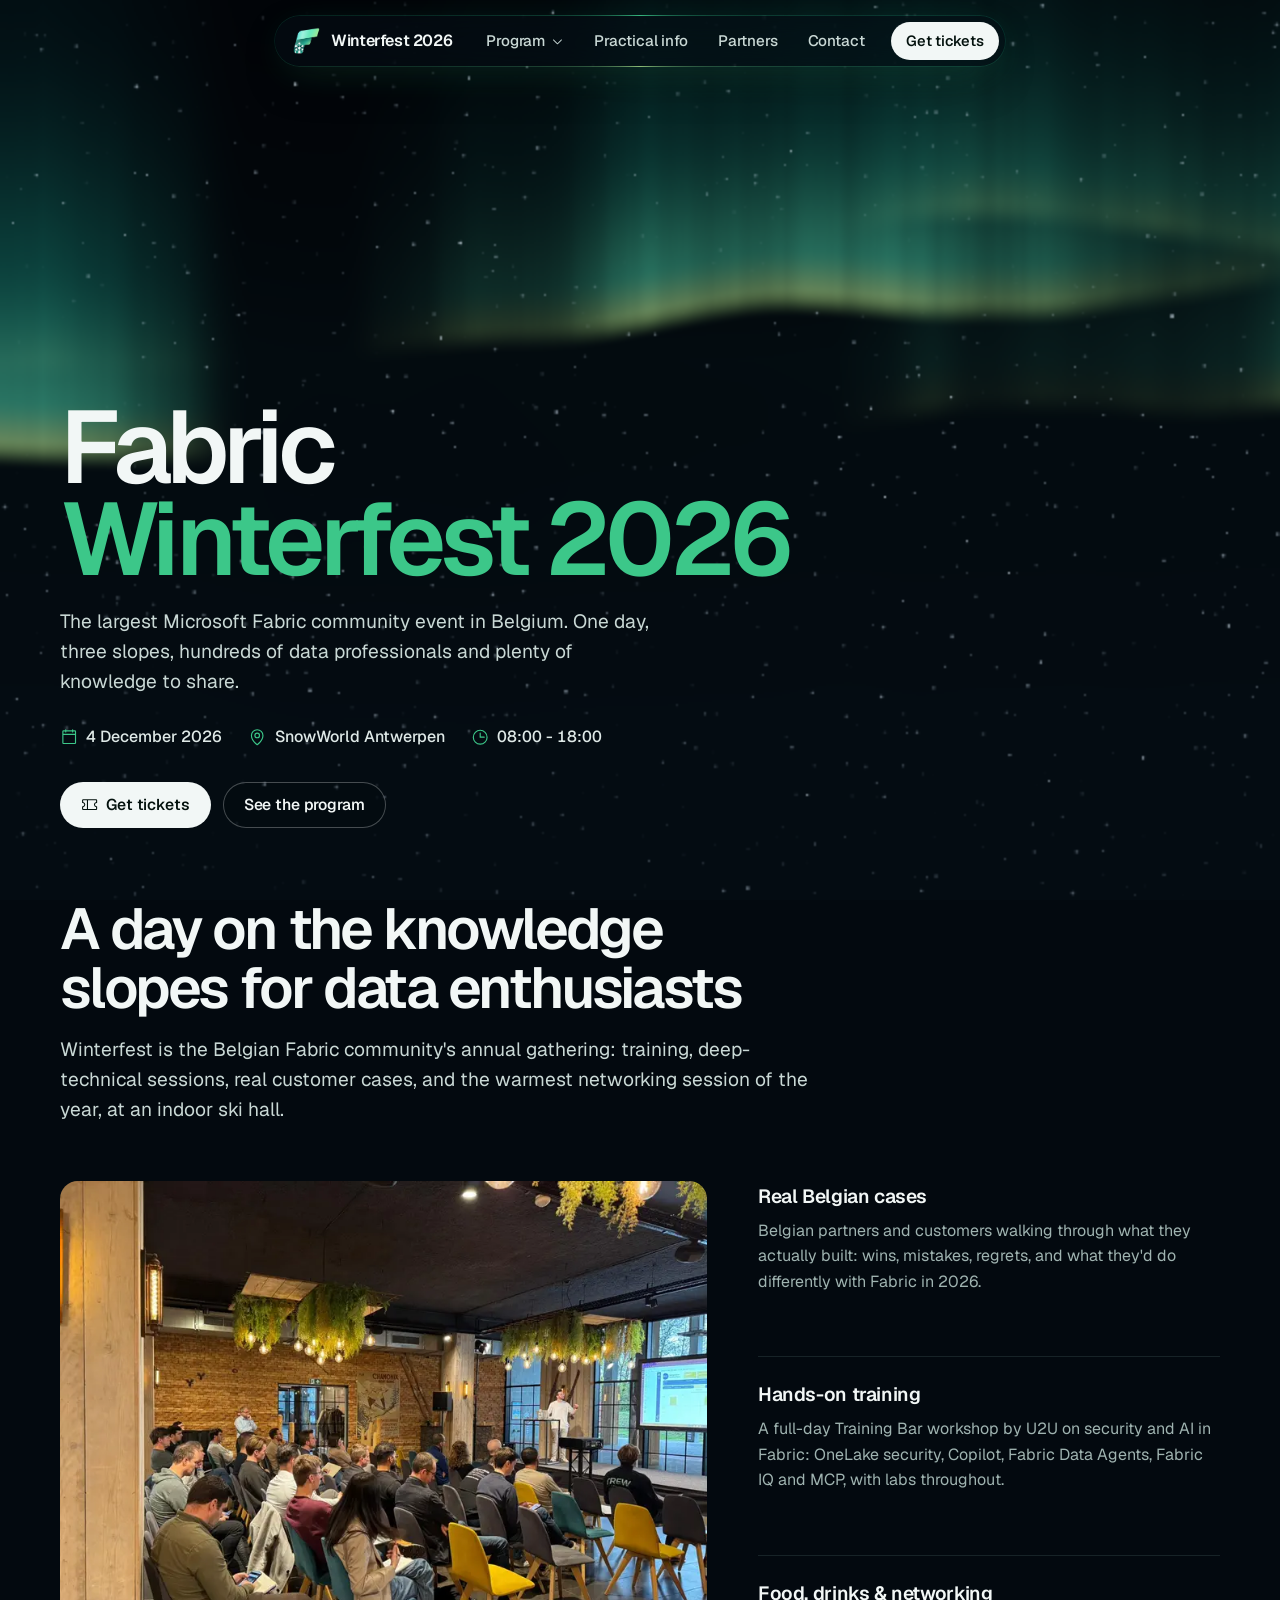
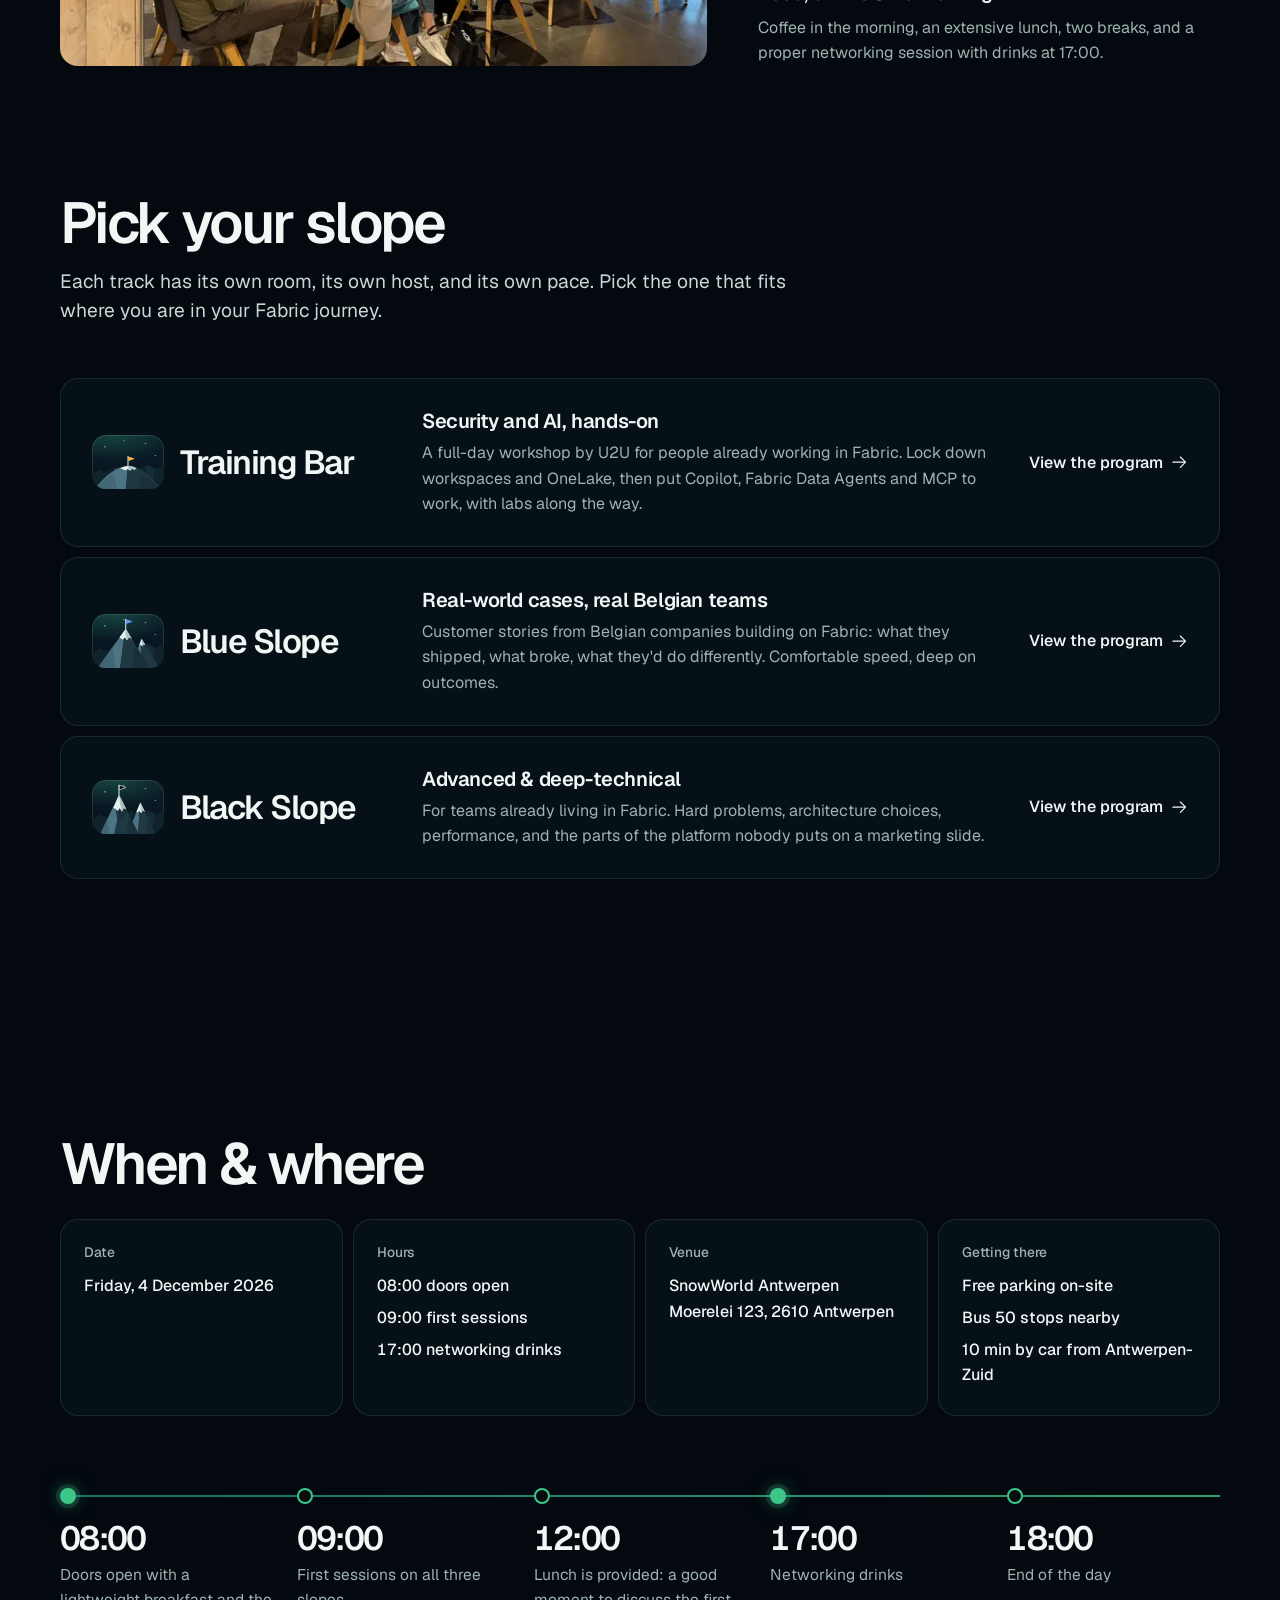
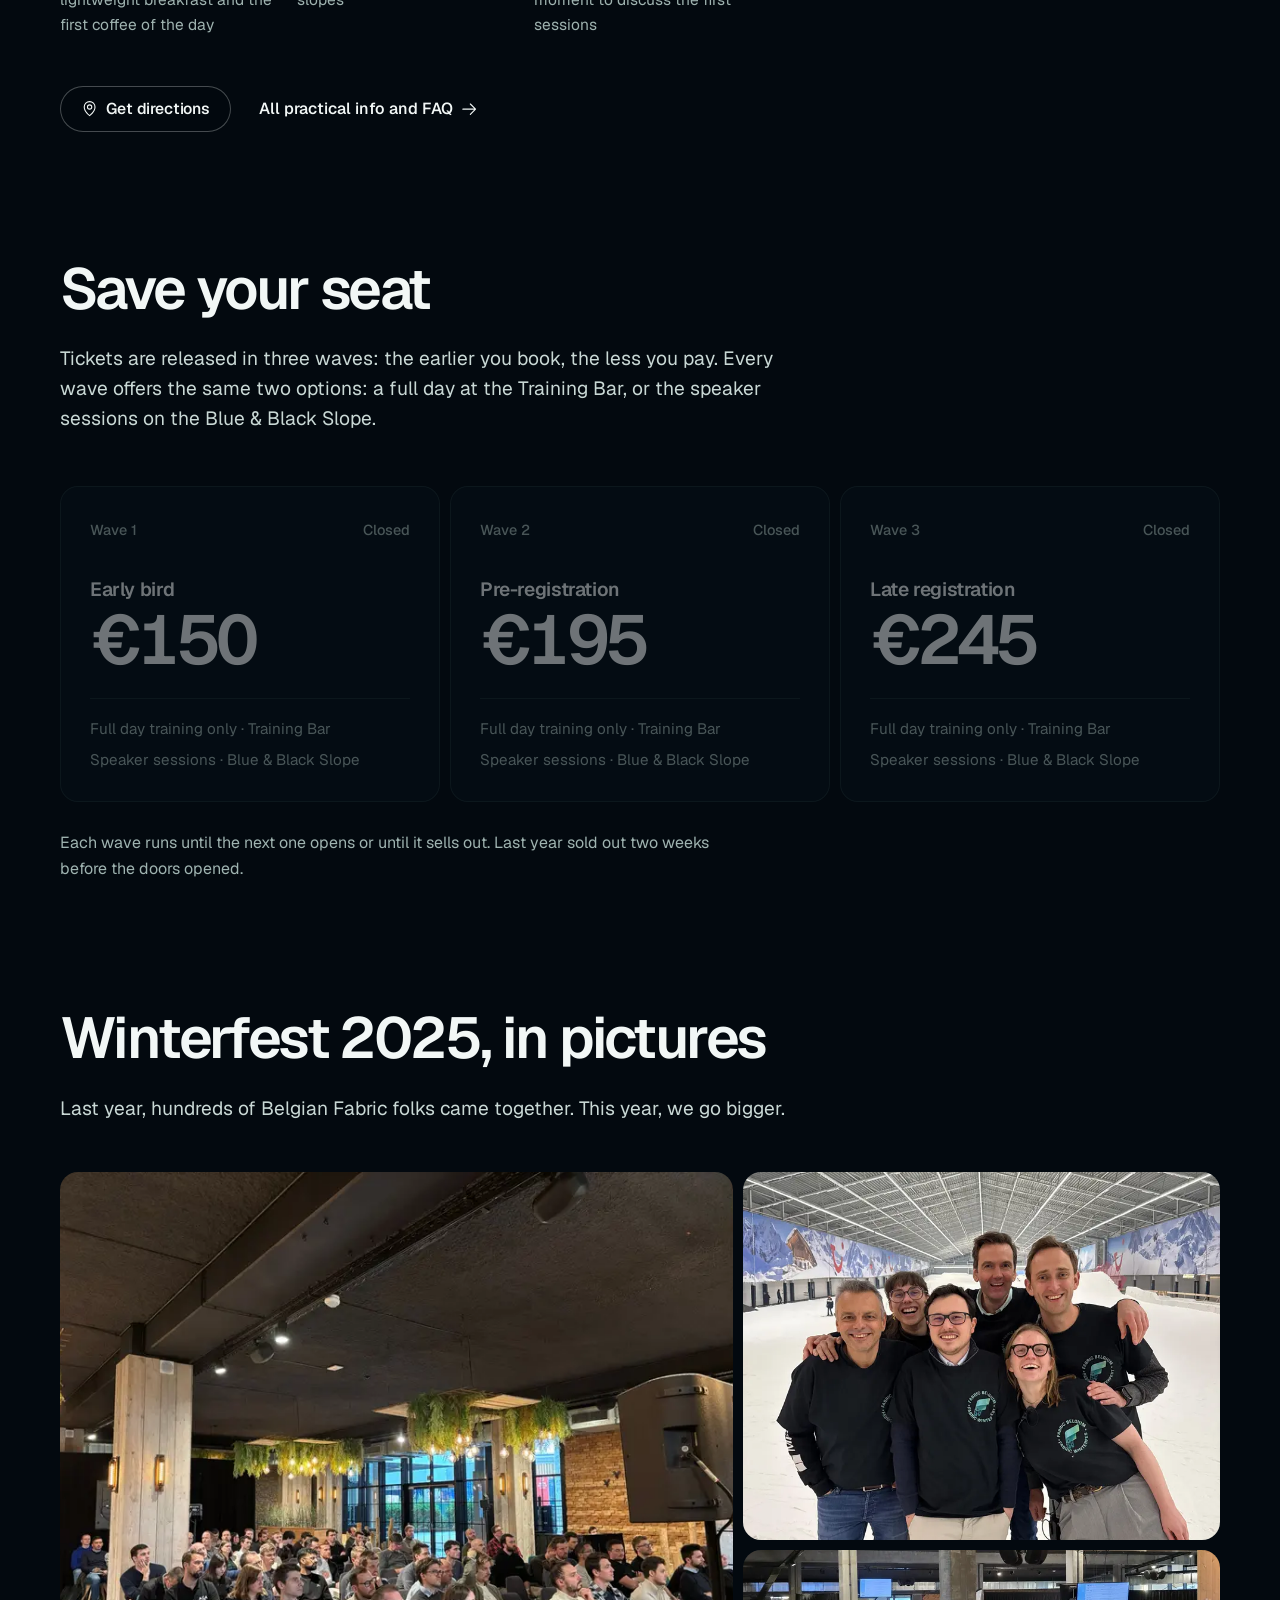
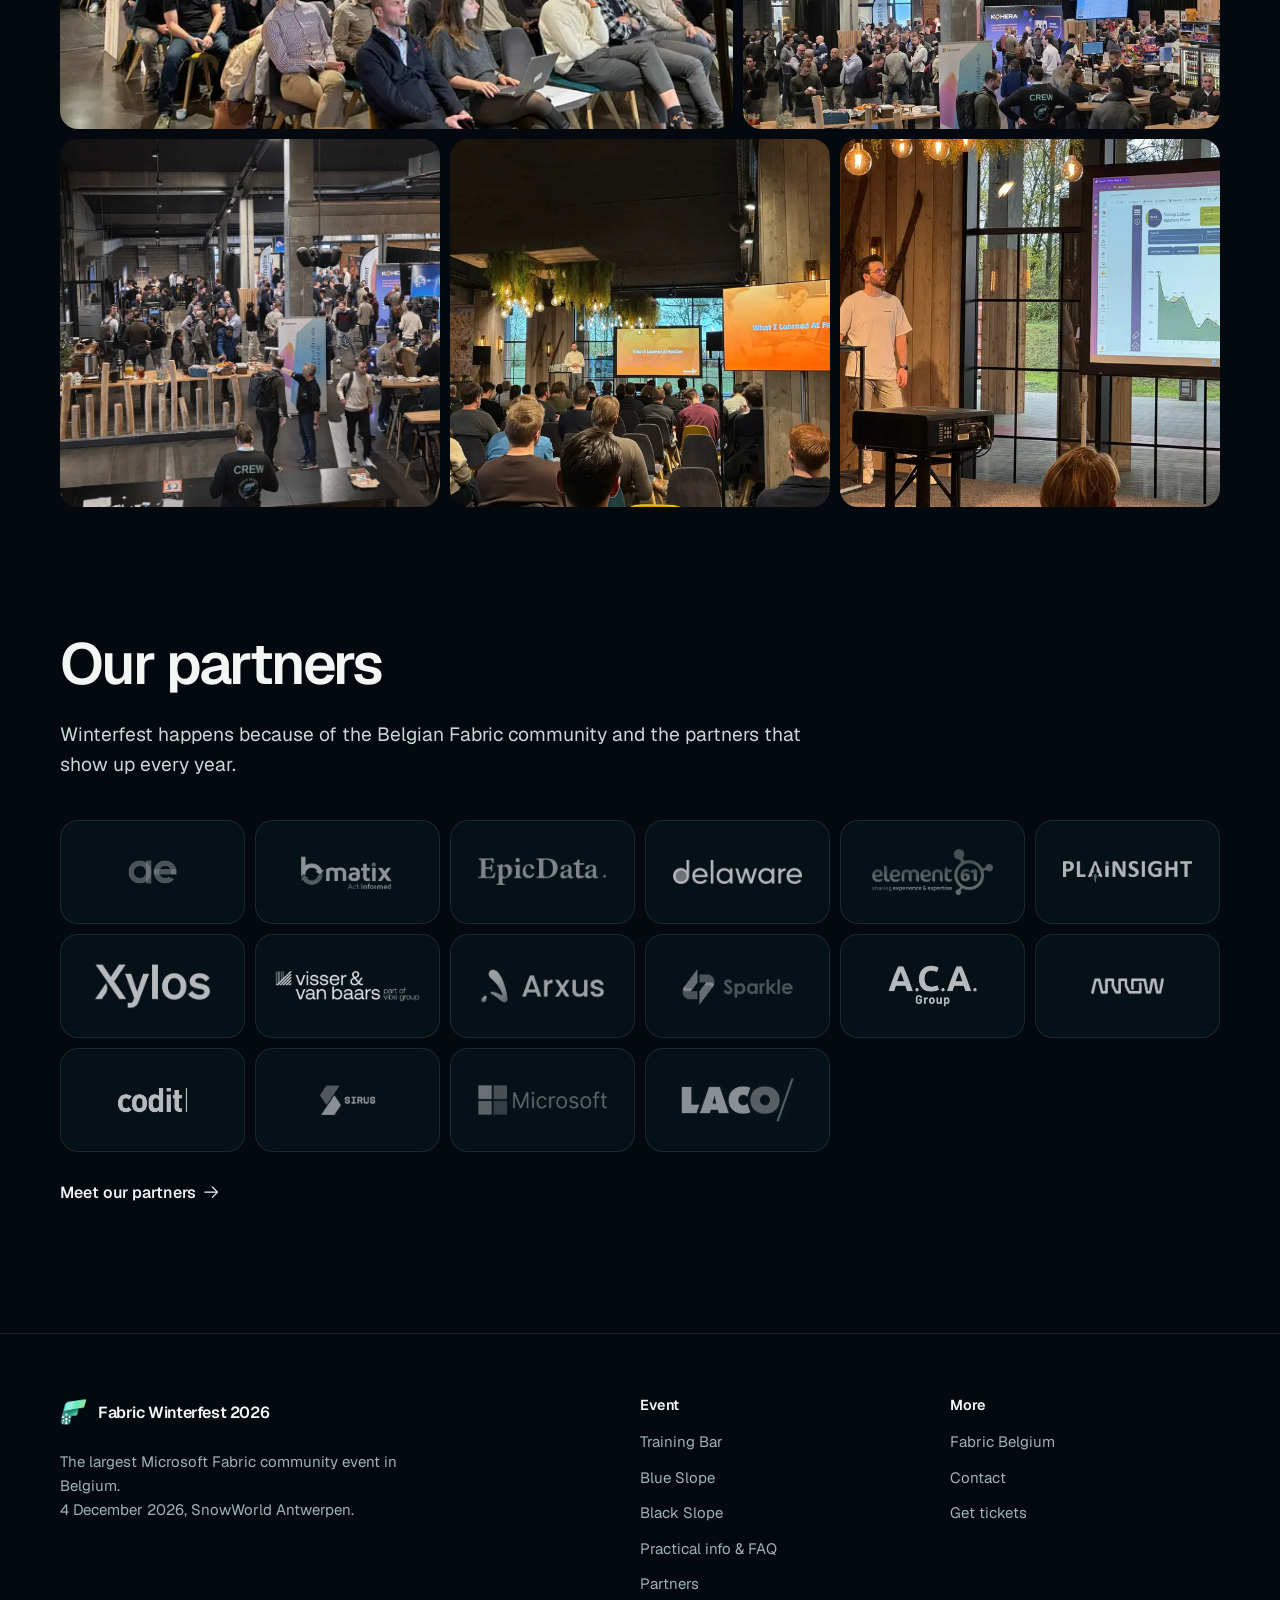
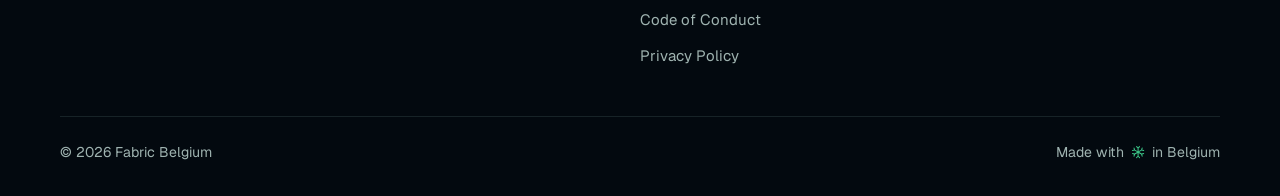
<file: index.html>
<!doctype html>
<html lang="en">
  <head>
    <meta charset="utf-8" />
    <meta name="viewport" content="width=device-width, initial-scale=1, viewport-fit=cover" />
    <title>Winterfest 2026 | The largest Microsoft Fabric community event in Belgium</title>
    <meta name="description" content="Winterfest 2026 is the largest Microsoft Fabric community event in Belgium. Join hundreds of data folks on 4 December 2026 at SnowWorld Antwerpen for training, sessions and Belgian customer cases." />
    <meta name="theme-color" content="#03090f" />
    <meta property="og:type" content="website" />
    <meta property="og:title" content="Fabric Winterfest 2026" />
    <meta property="og:description" content="The largest Microsoft Fabric community event in Belgium. 4 December 2026, SnowWorld Antwerpen." />
    <meta property="og:image" content="https://fabricwinterfest.be/assets/img/og-image.jpg" />
    <meta property="og:url" content="https://fabricwinterfest.be/" />
    <link rel="preload" href="assets/fonts/geist-variable.woff2" as="font" type="font/woff2" crossorigin />
    <link rel="stylesheet" href="assets/css/site.css" />
    <link rel="icon" type="image/png" href="assets/img/logo/Fabric%20Belgium%20logo.png" />
  </head>
  <body>
    <a class="skip-link" href="#main">Skip to content</a>
    <canvas class="aurora aurora--page" data-edge="0.6" data-amp="1.1" data-scroll="1" aria-hidden="true"></canvas>

    <header class="site-header">
      <div class="wrap header-inner">
        <a class="brand" href="index.html" aria-label="Fabric Winterfest 2026 home">
          <img src="assets/img/logo/Fabric%20Belgium%20logo.png" alt="" width="30" height="30" />
          <span class="brand-name">Winterfest 2026</span>
        </a>
        <button class="nav-link menu-toggle" type="button" aria-expanded="false" aria-controls="site-nav" data-icons="assets/img/icons.svg">
          <span class="sr-only">Menu</span>
          <svg class="icon" aria-hidden="true"><use href="assets/img/icons.svg#i-list"></use></svg>
        </button>
        <nav class="nav" id="site-nav" aria-label="Primary">
          <ul class="nav-list">
            <li class="nav-program">
              <button class="nav-link" type="button" aria-expanded="false" aria-controls="program-menu">
                Program <svg class="icon" aria-hidden="true"><use href="assets/img/icons.svg#i-caret-down"></use></svg>
              </button>
              <div class="program-menu" id="program-menu" hidden>
                <a href="tracks/training-bar.html"><span class="slope-badge slope-badge--training" aria-hidden="true"><svg class="slope-icon"><use href="assets/img/icons.svg#i-slope-1"></use></svg></span>Training Bar</a>
                <a href="tracks/blue-slope.html"><span class="slope-badge slope-badge--blue" aria-hidden="true"><svg class="slope-icon"><use href="assets/img/icons.svg#i-slope-2"></use></svg></span>Blue Slope</a>
                <a href="tracks/black-slope.html"><span class="slope-badge slope-badge--black" aria-hidden="true"><svg class="slope-icon"><use href="assets/img/icons.svg#i-slope-3"></use></svg></span>Black Slope</a>
              </div>
            </li>
            <li><a class="nav-link" href="practical.html">Practical info</a></li>
            <li><a class="nav-link" href="partners.html">Partners</a></li>
            <li><a class="nav-link" href="contact.html">Contact</a></li>
          </ul>
          <a class="btn btn--primary btn--small" href="https://weeztix.shop/xq3nq9kq" target="_blank" rel="noopener">Get tickets</a>
        </nav>
      </div>
    </header>

    <main id="main">
      <!-- Hero: the sky -->
      <section class="hero" aria-labelledby="hero-title">
        <div class="wrap reveal-in">
          <h1 id="hero-title">Fabric <span class="accent">Winterfest 2026</span></h1>
          <p class="lede">The largest Microsoft Fabric community event in Belgium. One day, three slopes, hundreds of data professionals and plenty of knowledge to share.</p>
          <ul class="hero-facts">
            <li><svg class="icon" aria-hidden="true"><use href="assets/img/icons.svg#i-calendar-blank"></use></svg><time datetime="2026-12-04">4 December 2026</time></li>
            <li><svg class="icon" aria-hidden="true"><use href="assets/img/icons.svg#i-map-pin"></use></svg>SnowWorld Antwerpen</li>
            <li><svg class="icon" aria-hidden="true"><use href="assets/img/icons.svg#i-clock"></use></svg><span class="num">08:00 - 18:00</span></li>
            <li class="hero-price"><a href="#register"><svg class="icon" aria-hidden="true"><use href="assets/img/icons.svg#i-ticket"></use></svg><span data-live-price>Early bird: &euro;150, on sale now</span></a></li>
          </ul>
          <div class="actions">
            <a class="btn btn--primary" href="https://weeztix.shop/xq3nq9kq" target="_blank" rel="noopener">
              <svg class="icon" aria-hidden="true"><use href="assets/img/icons.svg#i-ticket"></use></svg><span>Get tickets</span>
            </a>
            <a class="btn btn--line" href="#slopes">See the program</a>
          </div>
        </div>
      </section>

      <!-- About -->
      <section class="section section--tight" id="about" aria-labelledby="about-title">
        <div class="wrap">
          <div class="about-head">
            <h2 id="about-title">A day on the knowledge slopes for data enthusiasts</h2>
            <p class="lede">Winterfest is the Belgian Fabric community's annual gathering: training, deep-technical sessions, real customer cases, and the warmest networking session of the year, at an indoor ski hall.</p>
          </div>
          <div class="about-grid">
            <figure class="about-photo">
              <img
                src="assets/img/photos/web/event-29-1600.webp"
                srcset="assets/img/photos/web/event-29-800.webp 800w, assets/img/photos/web/event-29-1600.webp 1600w"
                sizes="(max-width: 900px) 100vw, 58vw"
                width="1600" height="1200" loading="lazy"
                alt="Attendees filling the main session room under the hanging greenery" />
            </figure>
            <ul class="feature-list">
              <li>
                <h3>Real Belgian cases</h3>
                <p>Belgian partners and customers walking through what they actually built: wins, mistakes, regrets, and what they'd do differently with Fabric in 2026.</p>
              </li>
              <li>
                <h3>Hands-on training</h3>
                <p>A full-day Training Bar workshop by U2U on security and AI in Fabric: OneLake security, Copilot, Fabric Data Agents, Fabric IQ and MCP, with labs throughout.</p>
              </li>
              <li>
                <h3>Food, drinks &amp; networking</h3>
                <p>Coffee in the morning, an extensive lunch, two breaks, and a proper networking session with drinks at 17:00.</p>
              </li>
            </ul>
          </div>
        </div>
      </section>

      <!-- Slopes -->
      <section class="section section--tight" id="slopes" aria-labelledby="slopes-title">
        <div class="wrap">
          <div class="slopes-head">
            <h2 id="slopes-title">Pick your slope</h2>
            <p class="lede">Each track has its own room, its own host, and its own pace. Pick the one that fits where you are in your Fabric journey.</p>
          </div>
          <div class="piste-board">
            <a class="piste" href="tracks/training-bar.html">
              <div class="piste-name"><span class="slope-badge slope-badge--training" aria-hidden="true"><svg class="slope-icon"><use href="assets/img/icons.svg#i-slope-1"></use></svg></span><span>Training Bar</span></div>
              <div>
                <h3>Security and AI, hands-on</h3>
                <p>A full-day workshop by U2U for people already working in Fabric. Lock down workspaces and OneLake, then put Copilot, Fabric Data Agents and MCP to work, with labs along the way.</p>
              </div>
              <span class="link-arrow">View the program <svg class="icon" aria-hidden="true"><use href="assets/img/icons.svg#i-arrow-right"></use></svg></span>
            </a>
            <a class="piste" href="tracks/blue-slope.html">
              <div class="piste-name"><span class="slope-badge slope-badge--blue" aria-hidden="true"><svg class="slope-icon"><use href="assets/img/icons.svg#i-slope-2"></use></svg></span><span>Blue Slope</span></div>
              <div>
                <h3>Real-world cases, real Belgian teams</h3>
                <p>Customer stories from Belgian companies building on Fabric: what they shipped, what broke, what they'd do differently. Comfortable speed, deep on outcomes.</p>
              </div>
              <span class="link-arrow">View the program <svg class="icon" aria-hidden="true"><use href="assets/img/icons.svg#i-arrow-right"></use></svg></span>
            </a>
            <a class="piste" href="tracks/black-slope.html">
              <div class="piste-name"><span class="slope-badge slope-badge--black" aria-hidden="true"><svg class="slope-icon"><use href="assets/img/icons.svg#i-slope-3"></use></svg></span><span>Black Slope</span></div>
              <div>
                <h3>Advanced &amp; deep-technical</h3>
                <p>For teams already living in Fabric. Hard problems, architecture choices, performance, and the parts of the platform nobody puts on a marketing slide.</p>
              </div>
              <span class="link-arrow">View the program <svg class="icon" aria-hidden="true"><use href="assets/img/icons.svg#i-arrow-right"></use></svg></span>
            </a>
          </div>
        </div>
      </section>

      <!-- Practicals -->
      <section class="section" id="practicals" aria-labelledby="practicals-title">
        <div class="wrap">
          <h2 id="practicals-title">When &amp; where</h2>
          <dl class="facts-grid">
            <div>
              <dt>Date</dt>
              <dd><time datetime="2026-12-04">Friday, 4 December 2026</time></dd>
            </div>
            <div>
              <dt>Hours</dt>
              <dd class="num">08:00 doors open</dd>
              <dd class="num">09:00 first sessions</dd>
              <dd class="num">17:00 networking drinks</dd>
            </div>
            <div>
              <dt>Venue</dt>
              <dd>SnowWorld Antwerpen<br />Moerelei 123, 2610 Antwerpen</dd>
            </div>
            <div>
              <dt>Getting there</dt>
              <dd>Free parking on-site</dd>
              <dd>Bus 50 stops nearby</dd>
              <dd>10 min by car from Antwerpen-Zuid</dd>
            </div>
          </dl>
          <h3 class="sr-only">The day at a glance</h3>
          <ol class="day-line">
            <li class="is-key"><time class="num">08:00</time><p>Doors open with a lightweight breakfast and the first coffee of the day</p></li>
            <li><time class="num">09:00</time><p>First sessions on all three slopes</p></li>
            <li><time class="num">12:00</time><p>Lunch is provided: a good moment to discuss the first sessions</p></li>
            <li class="is-key"><time class="num">17:00</time><p>Networking drinks</p></li>
            <li><time class="num">18:00</time><p>End of the day</p></li>
          </ol>
          <div class="practical-foot">
            <a class="btn btn--line" href="https://www.google.com/maps/search/?api=1&amp;query=SnowWorld+Antwerpen+Moerelei+123" target="_blank" rel="noopener">
              <svg class="icon" aria-hidden="true"><use href="assets/img/icons.svg#i-map-pin"></use></svg><span>Get directions</span>
            </a>
            <a class="link-arrow" href="practical.html">All practical info and FAQ <svg class="icon" aria-hidden="true"><use href="assets/img/icons.svg#i-arrow-right"></use></svg></a>
          </div>
        </div>
      </section>

      <!-- Tickets -->
      <section class="section section--tight" id="register" aria-labelledby="register-title">
        <div class="wrap">
          <div class="tickets-head">
            <h2 id="register-title">Save your seat</h2>
            <p class="lede">Tickets are released in three waves: the earlier you book, the less you pay. Every wave offers the same two options: a full day at the Training Bar, or the speaker sessions on the Blue &amp; Black Slope.</p>
          </div>
          <ol class="waves" data-closes="2026-12-05T00:00:00+01:00">
            <li class="wave is-current">
              <p class="wave-status"><span class="wave-step">Wave 1</span><span class="wave-flag">On sale now</span></p>
              <h3>Early bird</h3>
              <p class="wave-price num">&euro;150</p>
              <ul class="wave-options">
                <li>Full day training only &middot; Training Bar</li>
                <li>Speaker sessions &middot; Blue &amp; Black Slope</li>
              </ul>
              <a class="btn btn--primary wave-cta" href="https://weeztix.shop/xq3nq9kq" target="_blank" rel="noopener">
                <svg class="icon" aria-hidden="true"><use href="assets/img/icons.svg#i-ticket"></use></svg><span>Get tickets</span>
              </a>
            </li>
            <li class="wave" data-opens="2026-10-01T00:00:00+02:00">
              <p class="wave-status"><span class="wave-step">Wave 2</span><span class="wave-flag">Opens <time datetime="2026-10-01">1 Oct 2026</time></span></p>
              <h3>Pre-registration</h3>
              <p class="wave-price num">&euro;195</p>
              <ul class="wave-options">
                <li>Full day training only &middot; Training Bar</li>
                <li>Speaker sessions &middot; Blue &amp; Black Slope</li>
              </ul>
              <a class="btn btn--primary wave-cta" href="https://weeztix.shop/xq3nq9kq" target="_blank" rel="noopener">
                <svg class="icon" aria-hidden="true"><use href="assets/img/icons.svg#i-ticket"></use></svg><span>Get tickets</span>
              </a>
            </li>
            <li class="wave" data-opens="2026-11-16T00:00:00+01:00">
              <p class="wave-status"><span class="wave-step">Wave 3</span><span class="wave-flag">Opens <time datetime="2026-11-16">16 Nov 2026</time></span></p>
              <h3>Late registration</h3>
              <p class="wave-price num">&euro;245</p>
              <ul class="wave-options">
                <li>Full day training only &middot; Training Bar</li>
                <li>Speaker sessions &middot; Blue &amp; Black Slope</li>
              </ul>
              <a class="btn btn--primary wave-cta" href="https://weeztix.shop/xq3nq9kq" target="_blank" rel="noopener">
                <svg class="icon" aria-hidden="true"><use href="assets/img/icons.svg#i-ticket"></use></svg><span>Get tickets</span>
              </a>
            </li>
          </ol>
          <div class="tickets-foot">
            <p>Each wave runs until the next one opens or until it sells out. Last year sold out two weeks before the doors opened.</p>
          </div>
        </div>
      </section>

      <!-- Gallery -->
      <section class="section section--tight" aria-labelledby="gallery-title">
        <div class="wrap">
          <div class="gallery-head">
            <h2 id="gallery-title">Winterfest 2025, in pictures</h2>
            <p class="lede">Last year, hundreds of Belgian Fabric folks came together. This year, we go bigger.</p>
          </div>
          <div class="gallery">
            <figure class="g1"><img src="assets/img/photos/web/event-41-1600.webp" srcset="assets/img/photos/web/event-41-800.webp 800w, assets/img/photos/web/event-41-1600.webp 1600w" sizes="(max-width: 760px) 100vw, 58vw" width="1600" height="1200" loading="lazy" alt="A full session room at Winterfest 2025, seen from the back of the audience" /></figure>
            <figure class="g2"><img src="assets/img/photos/web/event-43-800.webp" srcset="assets/img/photos/web/event-43-800.webp 800w, assets/img/photos/web/event-43-1600.webp 1600w" sizes="(max-width: 760px) 50vw, 42vw" width="800" height="1067" loading="lazy" alt="The Winterfest crew in Fabric Belgium shirts on the indoor ski slope" style="object-position: 50% 42%" /></figure>
            <figure class="g3"><img src="assets/img/photos/web/event-48-800.webp" srcset="assets/img/photos/web/event-48-800.webp 800w, assets/img/photos/web/event-48-1600.webp 1600w" sizes="(max-width: 760px) 50vw, 42vw" width="800" height="600" loading="lazy" alt="A packed expo floor with attendees gathered around the partner stands" /></figure>
            <figure class="g4"><img src="assets/img/photos/web/event-42-800.webp" srcset="assets/img/photos/web/event-42-800.webp 800w, assets/img/photos/web/event-42-1600.webp 1600w" sizes="(max-width: 760px) 50vw, 33vw" width="800" height="1067" loading="lazy" alt="The main hall full of attendees during Winterfest 2025" /></figure>
            <figure class="g5"><img src="assets/img/photos/web/event-35-800.webp" srcset="assets/img/photos/web/event-35-800.webp 800w, assets/img/photos/web/event-35-1600.webp 1600w" sizes="(max-width: 760px) 50vw, 33vw" width="800" height="600" loading="lazy" alt="A speaker presenting to a full room, with the slides on two screens" /></figure>
            <figure class="g6"><img src="assets/img/photos/web/event-22-800.webp" srcset="assets/img/photos/web/event-22-800.webp 800w, assets/img/photos/web/event-22-1600.webp 1600w" sizes="33vw" width="800" height="600" loading="lazy" alt="A speaker walking through a chart during a session" /></figure>
          </div>
        </div>
      </section>

      <!-- Partners -->
      <section class="section section--tight" id="partners" aria-labelledby="partners-title">
        <div class="wrap">
          <div class="partners-head">
            <h2 id="partners-title">Our partners</h2>
            <p class="lede">Winterfest happens because of the Belgian Fabric community and the partners that show up every year.</p>
          </div>
          <ul class="logo-grid">
            <li><img src="assets/img/partners/ae.png" alt="AE" loading="lazy" /></li>
            <li><img src="assets/img/partners/bmatix.png" alt="Bmatix" loading="lazy" /></li>
            <li><img src="assets/img/partners/epicdata.png" alt="EpicData" loading="lazy" /></li>
            <li><img src="assets/img/partners/delaware.png" alt="delaware" loading="lazy" /></li>
            <li><img src="assets/img/partners/element61.png" alt="element61" loading="lazy" /></li>
            <li><img src="assets/img/partners/plainsight.png" alt="Plainsight" loading="lazy" /></li>
            <li><img src="assets/img/partners/xylos.png" alt="Xylos" loading="lazy" /></li>
            <li class="logo--wide"><img src="assets/img/partners/visser-van-baars-hd.png" alt="Visser &amp; Van Baars" loading="lazy" /></li>
            <li><img src="assets/img/partners/arxus.png" alt="Arxus" loading="lazy" /></li>
            <li><img src="assets/img/partners/sparkle-data.png" alt="Sparkle Data Consulting" loading="lazy" /></li>
            <li><img src="assets/img/partners/aca-it.png" alt="ACA IT-Solutions" loading="lazy" /></li>
            <li><img src="assets/img/partners/arrow-ecs.png" alt="Arrow ECS" loading="lazy" /></li>
            <li><img src="assets/img/partners/codit.jpg" alt="Codit" loading="lazy" /></li>
            <li><img src="assets/img/partners/sirus.jpg" alt="SIRUS" loading="lazy" /></li>
            <li><img src="assets/img/partners/microsoft.png" alt="Microsoft" loading="lazy" /></li>
            <li><img src="assets/img/partners/laco.png" alt="Laco" loading="lazy" /></li>
          </ul>
          <p class="partners-more"><a class="link-arrow" href="partners.html">Meet our partners <svg class="icon" aria-hidden="true"><use href="assets/img/icons.svg#i-arrow-right"></use></svg></a></p>
        </div>
      </section>

    </main>

    <footer class="site-footer">
      <div class="wrap">
        <div class="footer-grid">
          <div>
            <a class="brand" href="index.html">
              <img src="assets/img/logo/Fabric%20Belgium%20logo.png" alt="" width="30" height="30" />
              <span class="brand-name">Fabric Winterfest 2026</span>
            </a>
            <p>The largest Microsoft Fabric community event in Belgium.<br />4 December 2026, SnowWorld Antwerpen.</p>
          </div>
          <div>
            <h2>Event</h2>
            <ul>
              <li><a href="tracks/training-bar.html">Training Bar</a></li>
              <li><a href="tracks/blue-slope.html">Blue Slope</a></li>
              <li><a href="tracks/black-slope.html">Black Slope</a></li>
              <li><a href="practical.html">Practical info &amp; FAQ</a></li>
              <li><a href="partners.html">Partners</a></li>
              <li><a href="code-of-conduct.html">Code of Conduct</a></li>
              <li><a href="privacy.html">Privacy Policy</a></li>
            </ul>
          </div>
          <div>
            <h2>More</h2>
            <ul>
              <li><a href="https://www.fabricbelgium.be/" target="_blank" rel="noopener">Fabric Belgium</a></li>
              <li><a href="contact.html">Contact</a></li>
              <li><a href="https://weeztix.shop/xq3nq9kq" target="_blank" rel="noopener">Get tickets</a></li>
            </ul>
          </div>
        </div>
        <div class="footer-base">
          <span>&copy; 2026 Fabric Belgium</span>
          <span class="made">Made with <svg class="icon" role="img" aria-label="snow"><use href="assets/img/icons.svg#i-snowflake"></use></svg> in Belgium</span>
        </div>
      </div>
    </footer>

    <script src="assets/js/aurora.js" defer></script>
    <script src="assets/js/site.js" defer></script>
  </body>
</html>
</file>
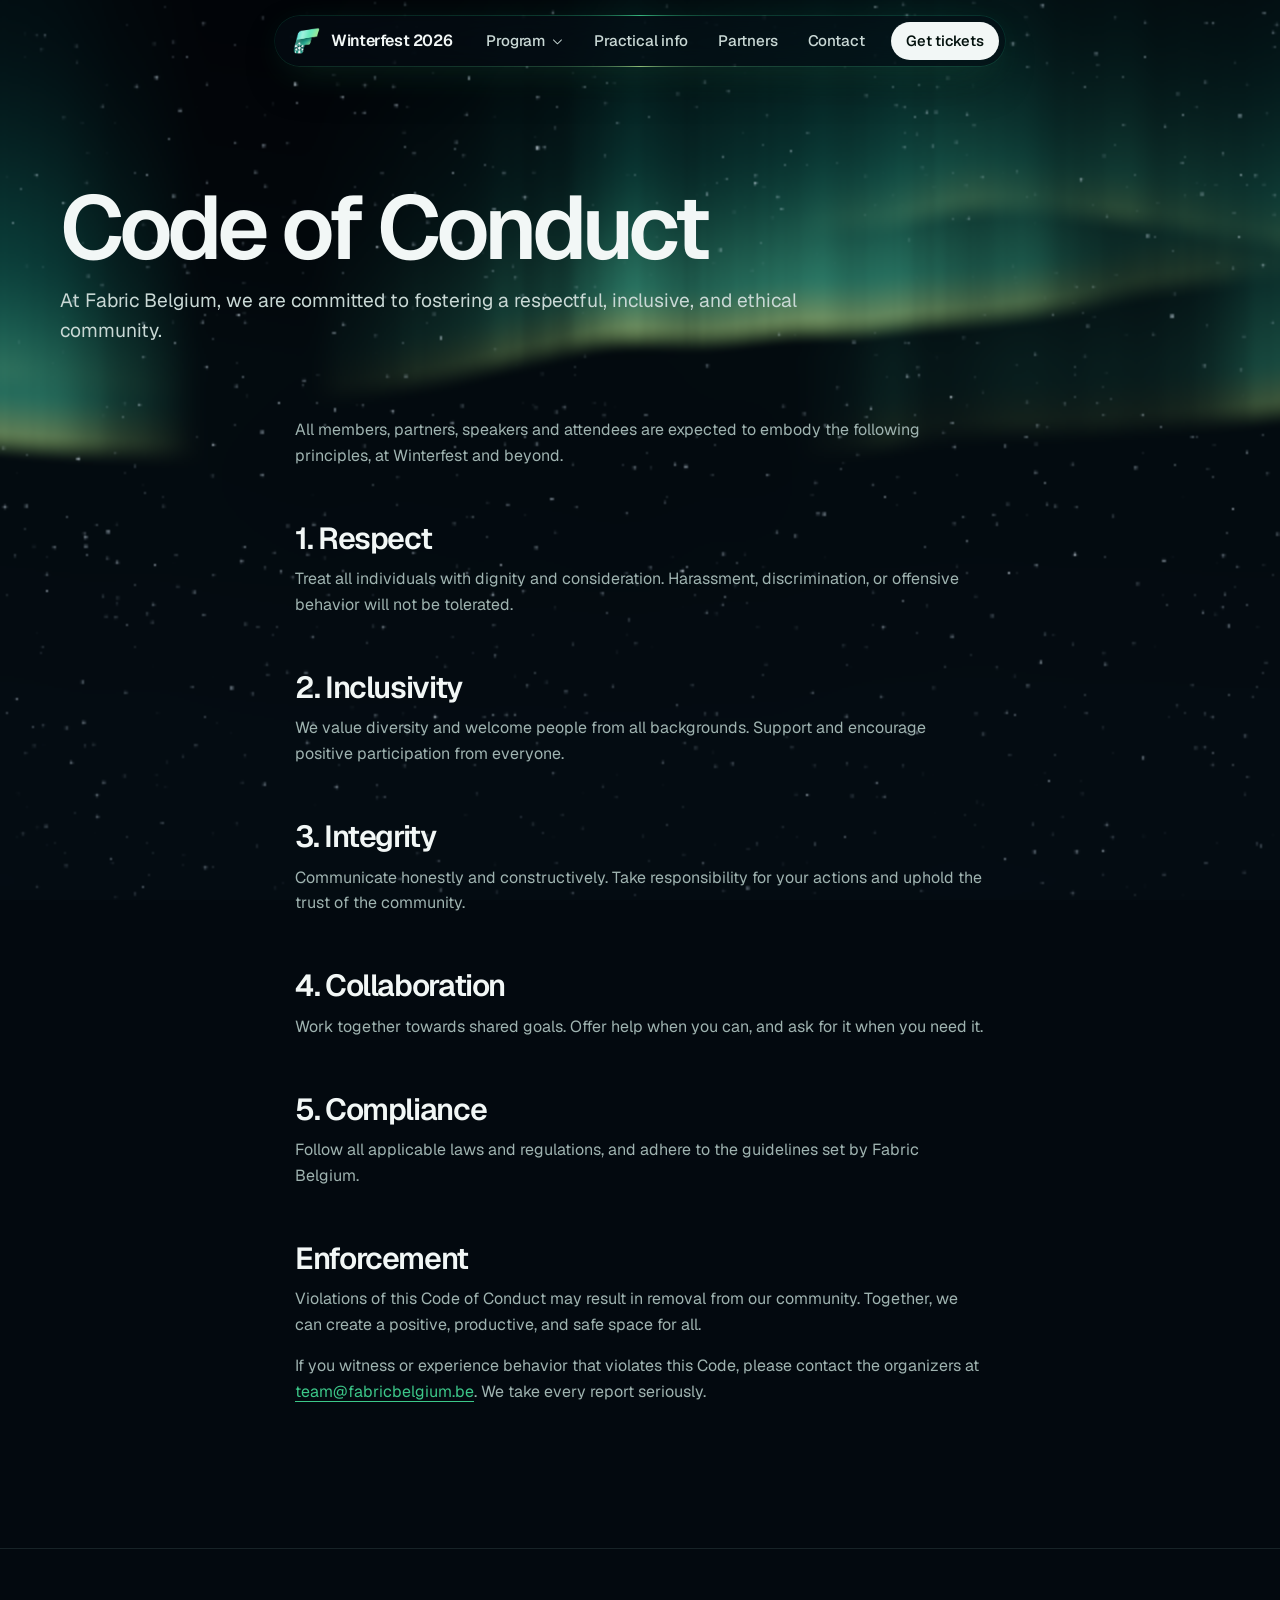
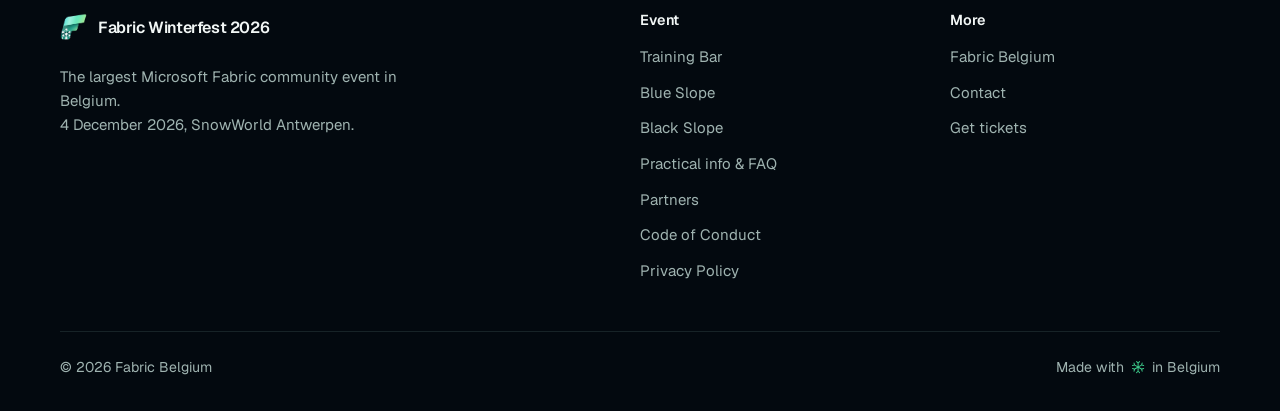
<file: code-of-conduct.html>
<!doctype html>
<html lang="en">
  <head>
    <meta charset="utf-8" />
    <meta name="viewport" content="width=device-width, initial-scale=1, viewport-fit=cover" />
    <title>Code of Conduct | Winterfest 2026</title>
    <meta name="description" content="The Fabric Belgium community Code of Conduct that applies at Winterfest 2026." />
    <meta name="theme-color" content="#03090f" />
    <meta property="og:type" content="website" />
    <meta property="og:title" content="Code of Conduct | Winterfest 2026" />
    <meta property="og:description" content="The Fabric Belgium community Code of Conduct that applies at Winterfest 2026." />
    <meta property="og:image" content="https://fabricwinterfest.be/assets/img/og-image.jpg" />
    <meta property="og:url" content="https://fabricwinterfest.be/code-of-conduct.html" />
    <link rel="preload" href="assets/fonts/geist-variable.woff2" as="font" type="font/woff2" crossorigin />
    <link rel="stylesheet" href="assets/css/site.css" />
    <link rel="icon" type="image/png" href="assets/img/logo/Fabric%20Belgium%20logo.png" />
  </head>
  <body>
    <a class="skip-link" href="#main">Skip to content</a>
    <canvas class="aurora aurora--page" data-edge="0.6" data-amp="1.1" data-scroll="1" aria-hidden="true"></canvas>

    <header class="site-header">
      <div class="wrap header-inner">
        <a class="brand" href="index.html" aria-label="Fabric Winterfest 2026 home">
          <img src="assets/img/logo/Fabric%20Belgium%20logo.png" alt="" width="30" height="30" />
          <span class="brand-name">Winterfest 2026</span>
        </a>
        <button class="nav-link menu-toggle" type="button" aria-expanded="false" aria-controls="site-nav" data-icons="assets/img/icons.svg">
          <span class="sr-only">Menu</span>
          <svg class="icon" aria-hidden="true"><use href="assets/img/icons.svg#i-list"></use></svg>
        </button>
        <nav class="nav" id="site-nav" aria-label="Primary">
          <ul class="nav-list">
            <li class="nav-program">
              <button class="nav-link" type="button" aria-expanded="false" aria-controls="program-menu">
                Program <svg class="icon" aria-hidden="true"><use href="assets/img/icons.svg#i-caret-down"></use></svg>
              </button>
              <div class="program-menu" id="program-menu" hidden>
                <a href="tracks/training-bar.html"><span class="slope-badge slope-badge--training" aria-hidden="true"><svg class="slope-icon"><use href="assets/img/icons.svg#i-slope-1"></use></svg></span>Training Bar</a>
                <a href="tracks/blue-slope.html"><span class="slope-badge slope-badge--blue" aria-hidden="true"><svg class="slope-icon"><use href="assets/img/icons.svg#i-slope-2"></use></svg></span>Blue Slope</a>
                <a href="tracks/black-slope.html"><span class="slope-badge slope-badge--black" aria-hidden="true"><svg class="slope-icon"><use href="assets/img/icons.svg#i-slope-3"></use></svg></span>Black Slope</a>
              </div>
            </li>
            <li><a class="nav-link" href="practical.html">Practical info</a></li>
            <li><a class="nav-link" href="partners.html">Partners</a></li>
            <li><a class="nav-link" href="contact.html">Contact</a></li>
          </ul>
          <a class="btn btn--primary btn--small" href="https://weeztix.shop/xq3nq9kq" target="_blank" rel="noopener">Get tickets</a>
        </nav>
      </div>
    </header>

    <main id="main">

      <section class="page-head" aria-labelledby="page-title">
        <div class="wrap">
          <h1 id="page-title">Code of Conduct</h1>
          <p class="lede">At Fabric Belgium, we are committed to fostering a respectful, inclusive, and ethical community.</p>
        </div>
      </section>

      <section class="section section--tight">
        <div class="wrap prose">
          <p>All members, partners, speakers and attendees are expected to embody the following principles, at Winterfest and beyond.</p>
          <h2>1. Respect</h2>
          <p>Treat all individuals with dignity and consideration. Harassment, discrimination, or offensive behavior will not be tolerated.</p>
          <h2>2. Inclusivity</h2>
          <p>We value diversity and welcome people from all backgrounds. Support and encourage positive participation from everyone.</p>
          <h2>3. Integrity</h2>
          <p>Communicate honestly and constructively. Take responsibility for your actions and uphold the trust of the community.</p>
          <h2>4. Collaboration</h2>
          <p>Work together towards shared goals. Offer help when you can, and ask for it when you need it.</p>
          <h2>5. Compliance</h2>
          <p>Follow all applicable laws and regulations, and adhere to the guidelines set by Fabric Belgium.</p>
          <h2>Enforcement</h2>
          <p>Violations of this Code of Conduct may result in removal from our community. Together, we can create a positive, productive, and safe space for all.</p>
          <p>If you witness or experience behavior that violates this Code, please contact the organizers at <a href="mailto:team@fabricbelgium.be">team@fabricbelgium.be</a>. We take every report seriously.</p>
        </div>
      </section>
    </main>

    <footer class="site-footer">
      <div class="wrap">
        <div class="footer-grid">
          <div>
            <a class="brand" href="index.html">
              <img src="assets/img/logo/Fabric%20Belgium%20logo.png" alt="" width="30" height="30" />
              <span class="brand-name">Fabric Winterfest 2026</span>
            </a>
            <p>The largest Microsoft Fabric community event in Belgium.<br />4 December 2026, SnowWorld Antwerpen.</p>
          </div>
          <div>
            <h2>Event</h2>
            <ul>
              <li><a href="tracks/training-bar.html">Training Bar</a></li>
              <li><a href="tracks/blue-slope.html">Blue Slope</a></li>
              <li><a href="tracks/black-slope.html">Black Slope</a></li>
              <li><a href="practical.html">Practical info &amp; FAQ</a></li>
              <li><a href="partners.html">Partners</a></li>
              <li><a href="code-of-conduct.html">Code of Conduct</a></li>
              <li><a href="privacy.html">Privacy Policy</a></li>
            </ul>
          </div>
          <div>
            <h2>More</h2>
            <ul>
              <li><a href="https://www.fabricbelgium.be/" target="_blank" rel="noopener">Fabric Belgium</a></li>
              <li><a href="contact.html">Contact</a></li>
              <li><a href="https://weeztix.shop/xq3nq9kq" target="_blank" rel="noopener">Get tickets</a></li>
            </ul>
          </div>
        </div>
        <div class="footer-base">
          <span>&copy; 2026 Fabric Belgium</span>
          <span class="made">Made with <svg class="icon" role="img" aria-label="snow"><use href="assets/img/icons.svg#i-snowflake"></use></svg> in Belgium</span>
        </div>
      </div>
    </footer>

    <script src="assets/js/aurora.js" defer></script>
    <script src="assets/js/site.js" defer></script>
  </body>
</html>
</file>
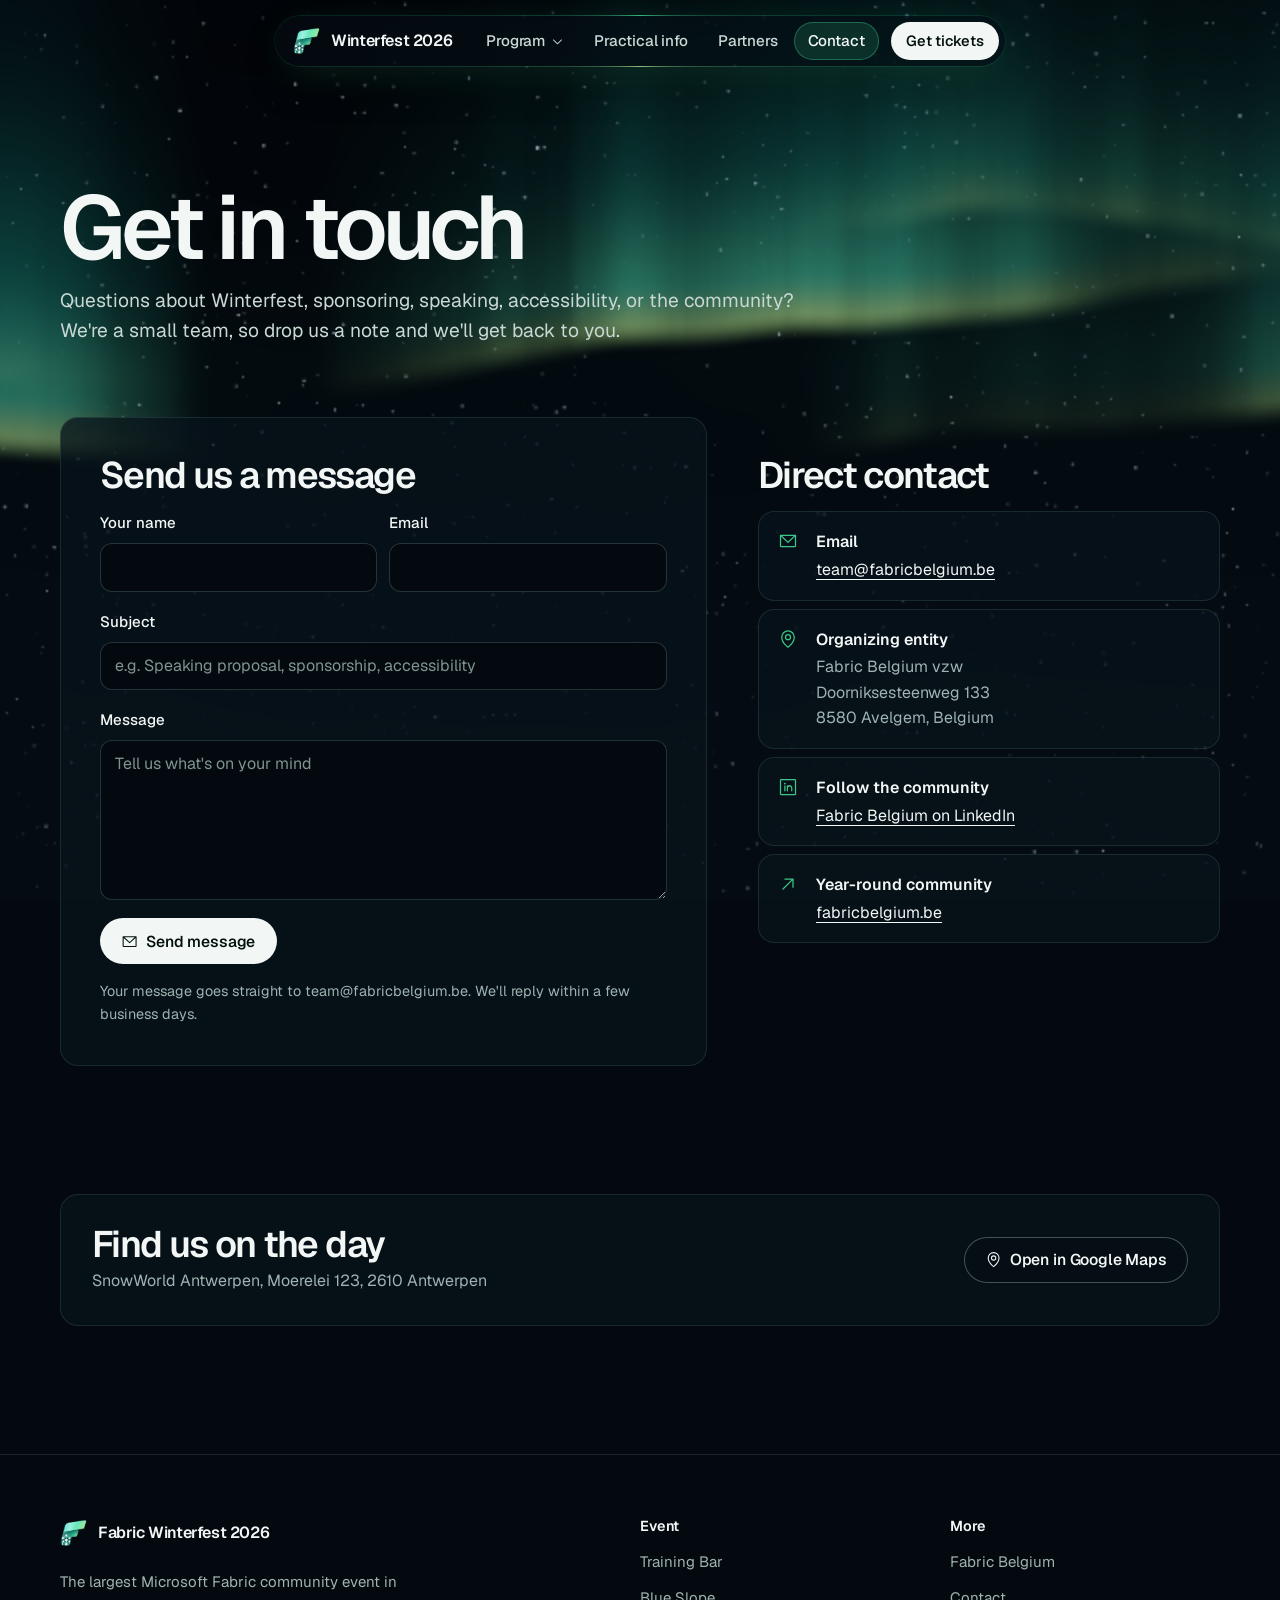
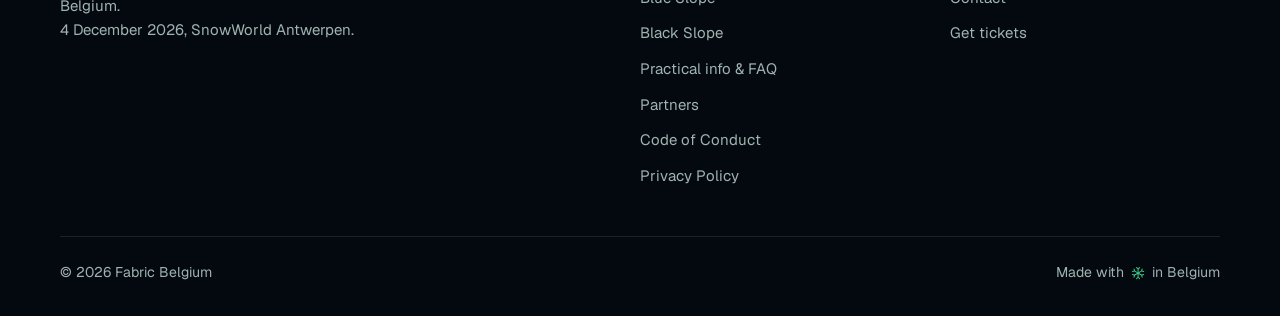
<file: contact.html>
<!doctype html>
<html lang="en">
  <head>
    <meta charset="utf-8" />
    <meta name="viewport" content="width=device-width, initial-scale=1, viewport-fit=cover" />
    <title>Contact | Winterfest 2026</title>
    <meta name="description" content="Get in touch with the Winterfest 2026 organizing team, Fabric Belgium vzw." />
    <meta name="theme-color" content="#03090f" />
    <meta property="og:type" content="website" />
    <meta property="og:title" content="Contact | Winterfest 2026" />
    <meta property="og:description" content="Get in touch with the Winterfest 2026 organizing team, Fabric Belgium vzw." />
    <meta property="og:image" content="https://fabricwinterfest.be/assets/img/og-image.jpg" />
    <meta property="og:url" content="https://fabricwinterfest.be/contact.html" />
    <link rel="preload" href="assets/fonts/geist-variable.woff2" as="font" type="font/woff2" crossorigin />
    <link rel="stylesheet" href="assets/css/site.css" />
    <link rel="icon" type="image/png" href="assets/img/logo/Fabric%20Belgium%20logo.png" />
  </head>
  <body>
    <a class="skip-link" href="#main">Skip to content</a>
    <canvas class="aurora aurora--page" data-edge="0.6" data-amp="1.1" data-scroll="1" aria-hidden="true"></canvas>

    <header class="site-header">
      <div class="wrap header-inner">
        <a class="brand" href="index.html" aria-label="Fabric Winterfest 2026 home">
          <img src="assets/img/logo/Fabric%20Belgium%20logo.png" alt="" width="30" height="30" />
          <span class="brand-name">Winterfest 2026</span>
        </a>
        <button class="nav-link menu-toggle" type="button" aria-expanded="false" aria-controls="site-nav" data-icons="assets/img/icons.svg">
          <span class="sr-only">Menu</span>
          <svg class="icon" aria-hidden="true"><use href="assets/img/icons.svg#i-list"></use></svg>
        </button>
        <nav class="nav" id="site-nav" aria-label="Primary">
          <ul class="nav-list">
            <li class="nav-program">
              <button class="nav-link" type="button" aria-expanded="false" aria-controls="program-menu">
                Program <svg class="icon" aria-hidden="true"><use href="assets/img/icons.svg#i-caret-down"></use></svg>
              </button>
              <div class="program-menu" id="program-menu" hidden>
                <a href="tracks/training-bar.html"><span class="slope-badge slope-badge--training" aria-hidden="true"><svg class="slope-icon"><use href="assets/img/icons.svg#i-slope-1"></use></svg></span>Training Bar</a>
                <a href="tracks/blue-slope.html"><span class="slope-badge slope-badge--blue" aria-hidden="true"><svg class="slope-icon"><use href="assets/img/icons.svg#i-slope-2"></use></svg></span>Blue Slope</a>
                <a href="tracks/black-slope.html"><span class="slope-badge slope-badge--black" aria-hidden="true"><svg class="slope-icon"><use href="assets/img/icons.svg#i-slope-3"></use></svg></span>Black Slope</a>
              </div>
            </li>
            <li><a class="nav-link" href="practical.html">Practical info</a></li>
            <li><a class="nav-link" href="partners.html">Partners</a></li>
            <li><a class="nav-link" href="contact.html" aria-current="page">Contact</a></li>
          </ul>
          <a class="btn btn--primary btn--small" href="https://weeztix.shop/xq3nq9kq" target="_blank" rel="noopener">Get tickets</a>
        </nav>
      </div>
    </header>

    <main id="main">

      <section class="page-head" aria-labelledby="page-title">
        <div class="wrap">
          <h1 id="page-title">Get in touch</h1>
          <p class="lede">Questions about Winterfest, sponsoring, speaking, accessibility, or the community? We're a small team, so drop us a note and we'll get back to you.</p>
        </div>
      </section>

      <section class="section section--tight">
        <div class="wrap contact-grid">
          <form class="contact-form" id="contact-form" method="POST" action="https://formsubmit.co/team@fabricbelgium.be" aria-labelledby="form-title">
            <h2 id="form-title">Send us a message</h2>
            <input type="hidden" name="_subject" value="Winterfest website: new contact message" />
            <input type="hidden" name="_template" value="table" />
            <input type="hidden" name="_captcha" value="false" />
            <input type="hidden" name="_next" value="https://fabricwinterfest.be/contact.html?sent=1" />
            <input class="honey" type="text" name="_honey" tabindex="-1" autocomplete="off" aria-hidden="true" />
            <div class="field-row">
              <div class="field">
                <label for="name">Your name</label>
                <input type="text" id="name" name="name" autocomplete="name" required />
              </div>
              <div class="field">
                <label for="email">Email</label>
                <input type="email" id="email" name="email" autocomplete="email" required />
              </div>
            </div>
            <div class="field">
              <label for="subject">Subject</label>
              <input type="text" id="subject" name="subject" placeholder="e.g. Speaking proposal, sponsorship, accessibility" required />
            </div>
            <div class="field">
              <label for="message">Message</label>
              <textarea id="message" name="message" placeholder="Tell us what's on your mind" required></textarea>
            </div>
            <button type="submit" class="btn btn--primary"><svg class="icon" aria-hidden="true"><use href="assets/img/icons.svg#i-envelope-simple"></use></svg><span>Send message</span></button>
            <p class="form-status" id="contact-status" role="status" aria-live="polite" hidden></p>
            <p class="form-note">Your message goes straight to team@fabricbelgium.be. We'll reply within a few business days.</p>
          </form>

          <aside aria-labelledby="direct-title">
            <h2 id="direct-title">Direct contact</h2>
            <ul class="contact-list">
              <li><svg class="icon" aria-hidden="true"><use href="assets/img/icons.svg#i-envelope-simple"></use></svg><div><strong>Email</strong><a href="mailto:team@fabricbelgium.be">team@fabricbelgium.be</a></div></li>
              <li><svg class="icon" aria-hidden="true"><use href="assets/img/icons.svg#i-map-pin"></use></svg><div><strong>Organizing entity</strong>Fabric Belgium vzw<br />Doorniksesteenweg 133<br />8580 Avelgem, Belgium</div></li>
              <li><svg class="icon" aria-hidden="true"><use href="assets/img/icons.svg#i-linkedin-logo"></use></svg><div><strong>Follow the community</strong><a href="https://www.linkedin.com/company/microsoft-fabric-belgium/" target="_blank" rel="noopener">Fabric Belgium on LinkedIn</a></div></li>
              <li><svg class="icon" aria-hidden="true"><use href="assets/img/icons.svg#i-arrow-up-right"></use></svg><div><strong>Year-round community</strong><a href="https://www.fabricbelgium.be/" target="_blank" rel="noopener">fabricbelgium.be</a></div></li>
            </ul>
          </aside>
        </div>
      </section>

      <section class="section section--tight">
        <div class="wrap">
          <div class="venue-band">
            <div>
              <h2>Find us on the day</h2>
              <p>SnowWorld Antwerpen, Moerelei 123, 2610 Antwerpen</p>
            </div>
            <a class="btn btn--line" href="https://www.google.com/maps/search/?api=1&amp;query=SnowWorld+Antwerpen+Moerelei+123" target="_blank" rel="noopener"><svg class="icon" aria-hidden="true"><use href="assets/img/icons.svg#i-map-pin"></use></svg><span>Open in Google Maps</span></a>
          </div>
        </div>
      </section>
    </main>

    <footer class="site-footer">
      <div class="wrap">
        <div class="footer-grid">
          <div>
            <a class="brand" href="index.html">
              <img src="assets/img/logo/Fabric%20Belgium%20logo.png" alt="" width="30" height="30" />
              <span class="brand-name">Fabric Winterfest 2026</span>
            </a>
            <p>The largest Microsoft Fabric community event in Belgium.<br />4 December 2026, SnowWorld Antwerpen.</p>
          </div>
          <div>
            <h2>Event</h2>
            <ul>
              <li><a href="tracks/training-bar.html">Training Bar</a></li>
              <li><a href="tracks/blue-slope.html">Blue Slope</a></li>
              <li><a href="tracks/black-slope.html">Black Slope</a></li>
              <li><a href="practical.html">Practical info &amp; FAQ</a></li>
              <li><a href="partners.html">Partners</a></li>
              <li><a href="code-of-conduct.html">Code of Conduct</a></li>
              <li><a href="privacy.html">Privacy Policy</a></li>
            </ul>
          </div>
          <div>
            <h2>More</h2>
            <ul>
              <li><a href="https://www.fabricbelgium.be/" target="_blank" rel="noopener">Fabric Belgium</a></li>
              <li><a href="contact.html">Contact</a></li>
              <li><a href="https://weeztix.shop/xq3nq9kq" target="_blank" rel="noopener">Get tickets</a></li>
            </ul>
          </div>
        </div>
        <div class="footer-base">
          <span>&copy; 2026 Fabric Belgium</span>
          <span class="made">Made with <svg class="icon" role="img" aria-label="snow"><use href="assets/img/icons.svg#i-snowflake"></use></svg> in Belgium</span>
        </div>
      </div>
    </footer>

    <script src="assets/js/aurora.js" defer></script>
    <script src="assets/js/site.js" defer></script>
  </body>
</html>
</file>
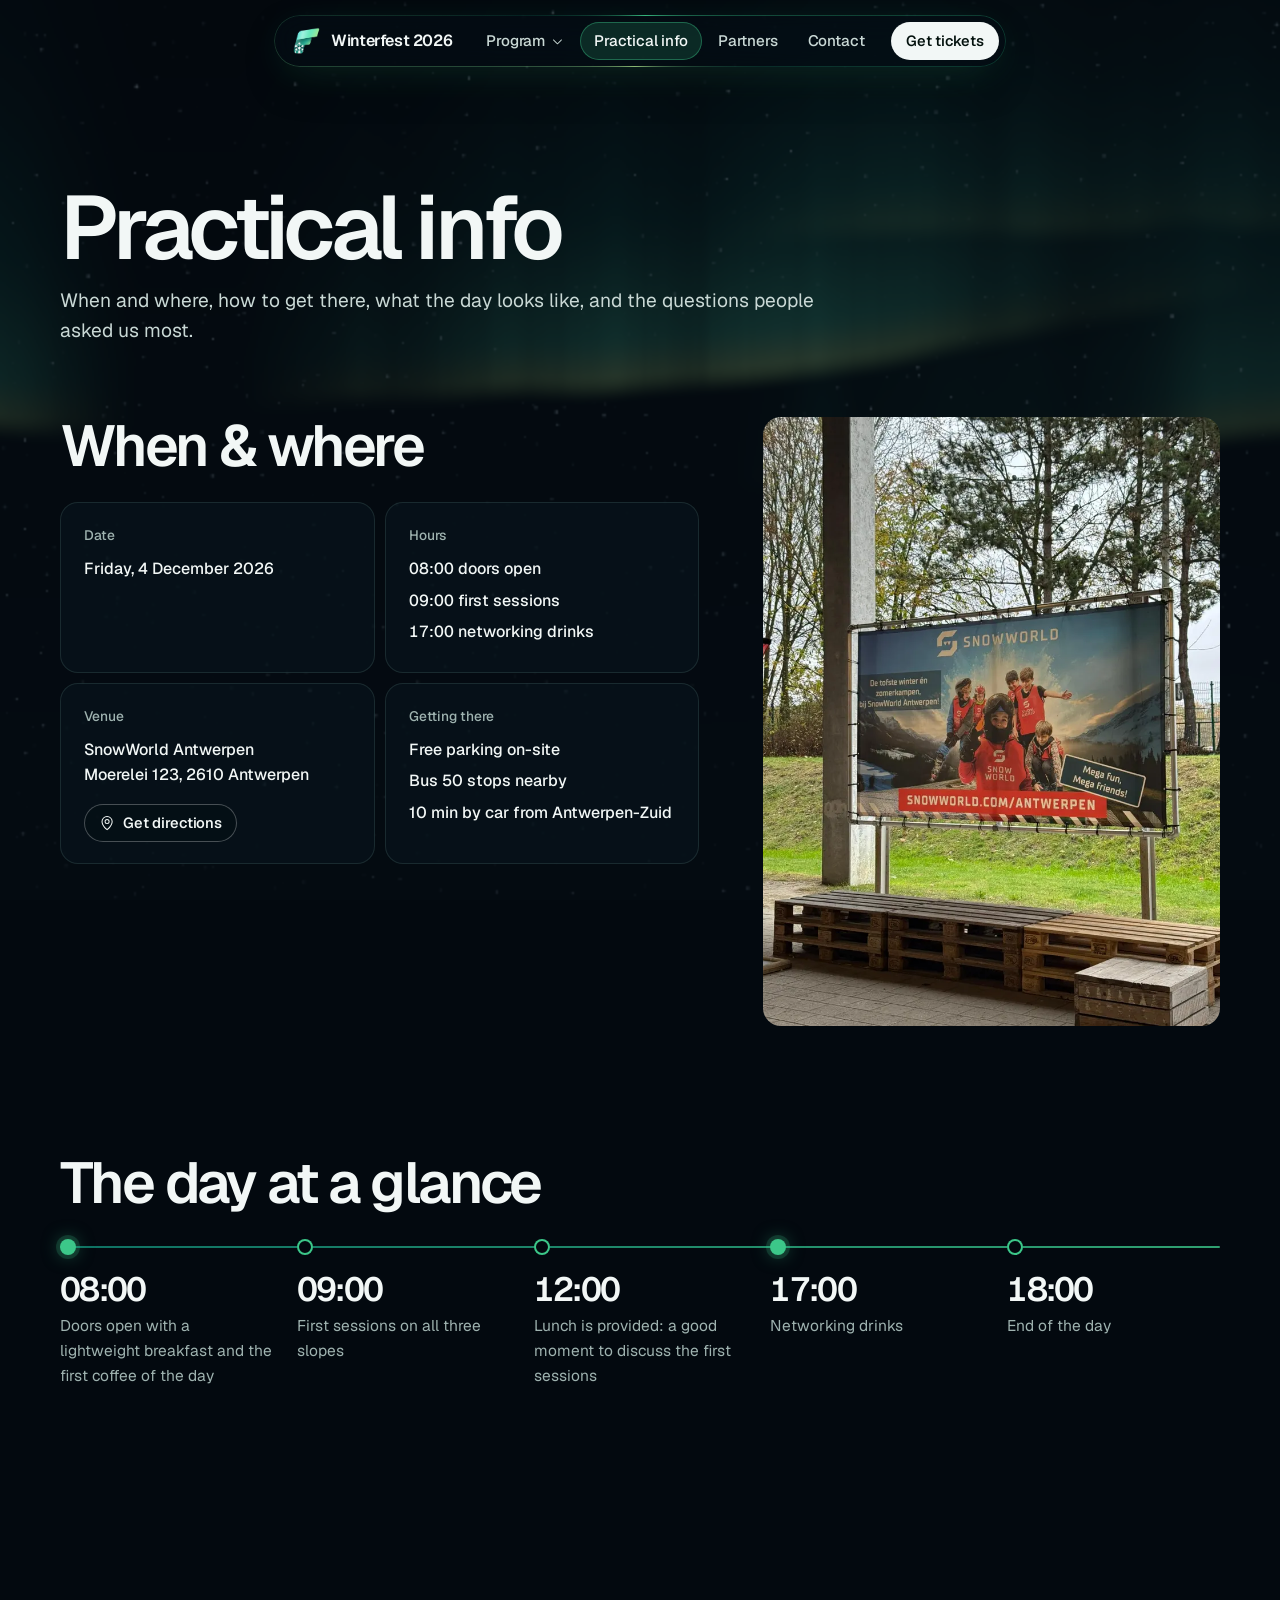
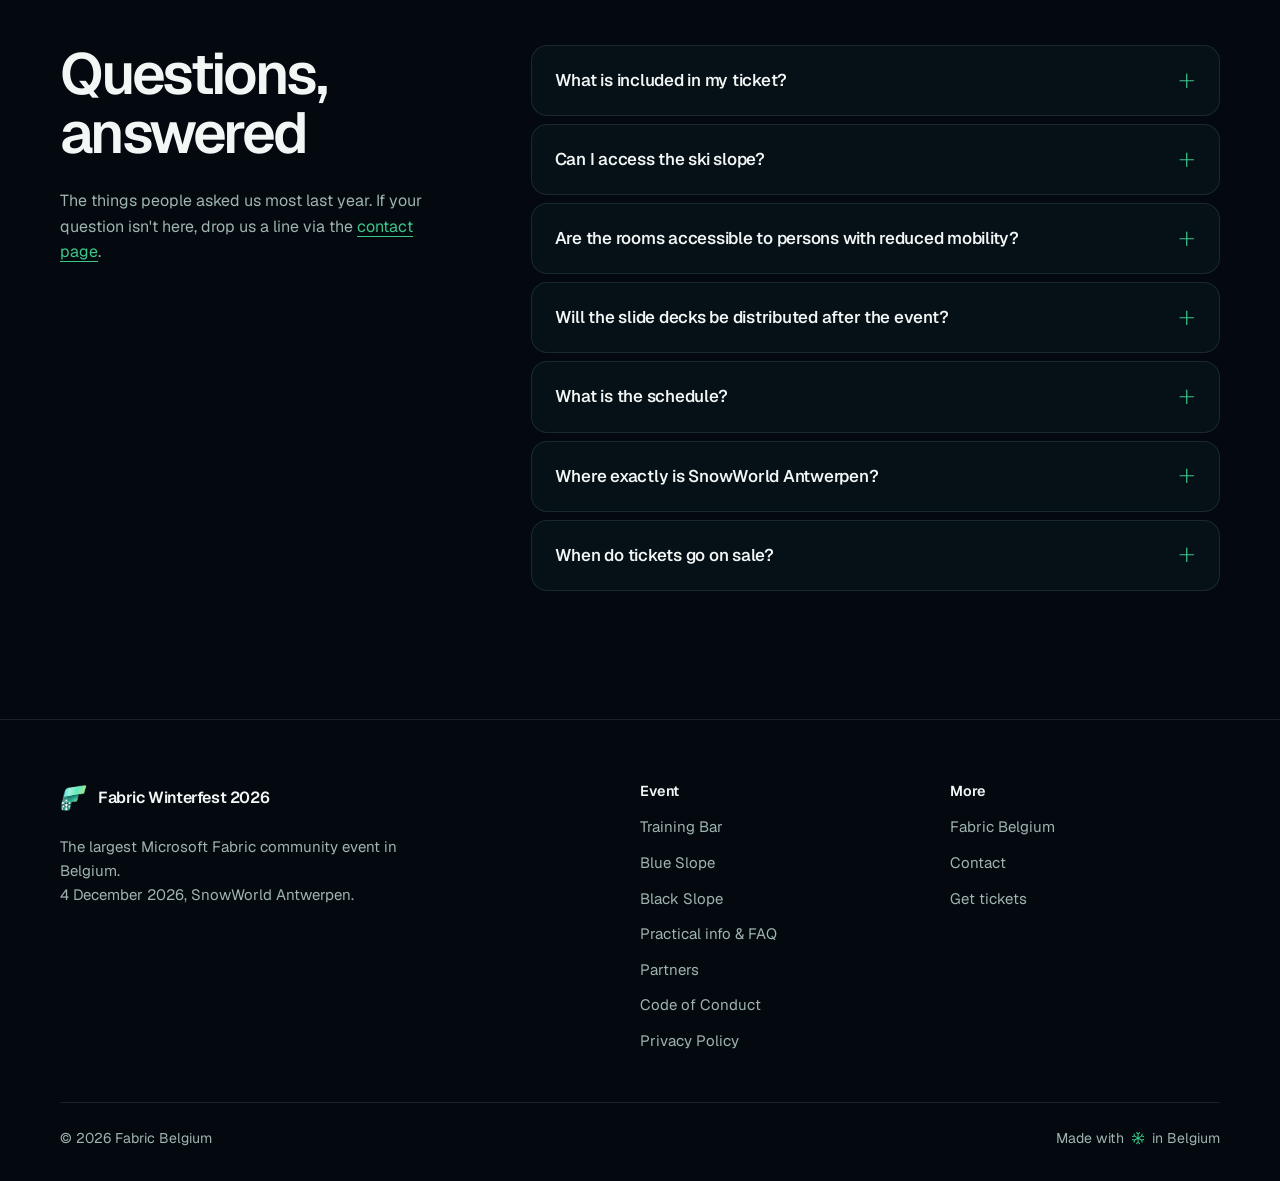
<file: faq.html>
<!doctype html>
<html lang="en">
  <head>
    <meta charset="utf-8" />
    <title>FAQ | Winterfest 2026</title>
    <meta name="robots" content="noindex" />
    <link rel="canonical" href="https://fabricwinterfest.be/practical.html#faq" />
    <meta http-equiv="refresh" content="0; url=practical.html#faq" />
  </head>
  <body>
    <p>The FAQ has moved to <a href="practical.html#faq">Practical info</a>.</p>
  </body>
</html>
</file>
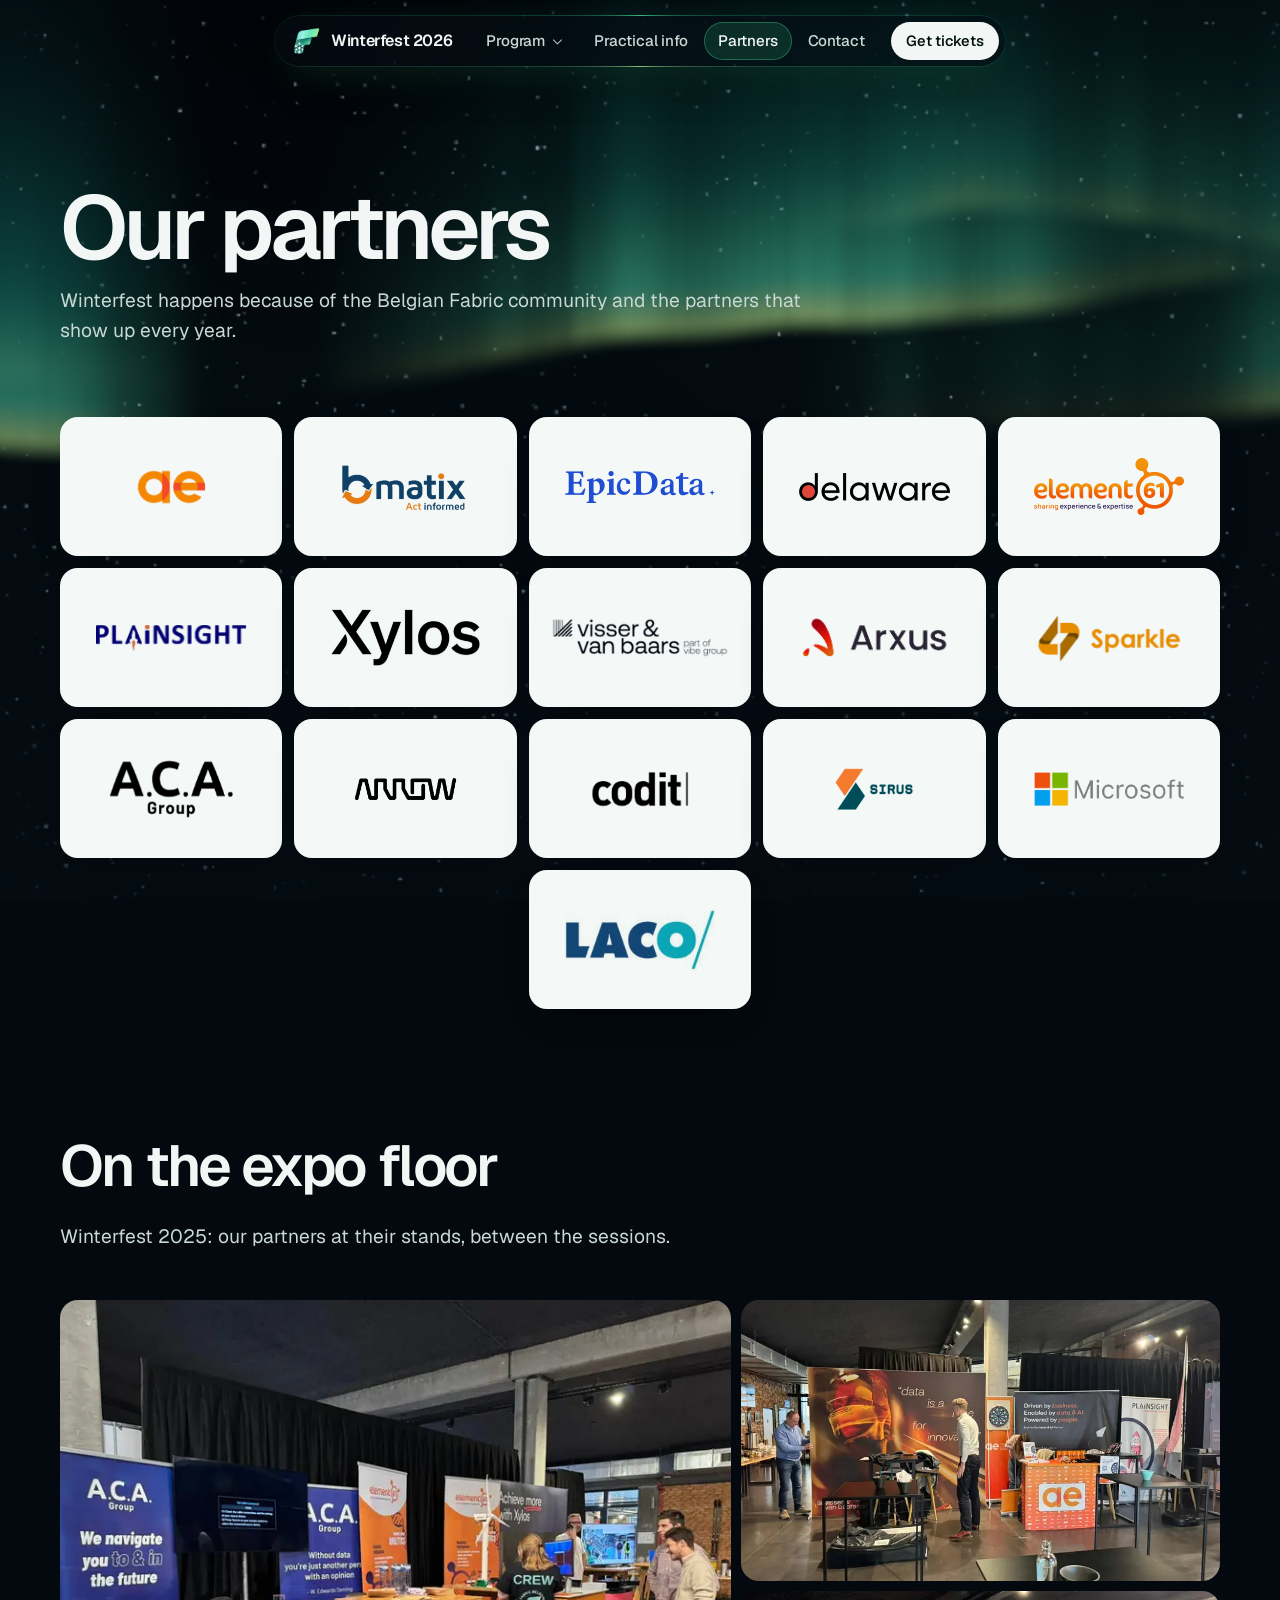
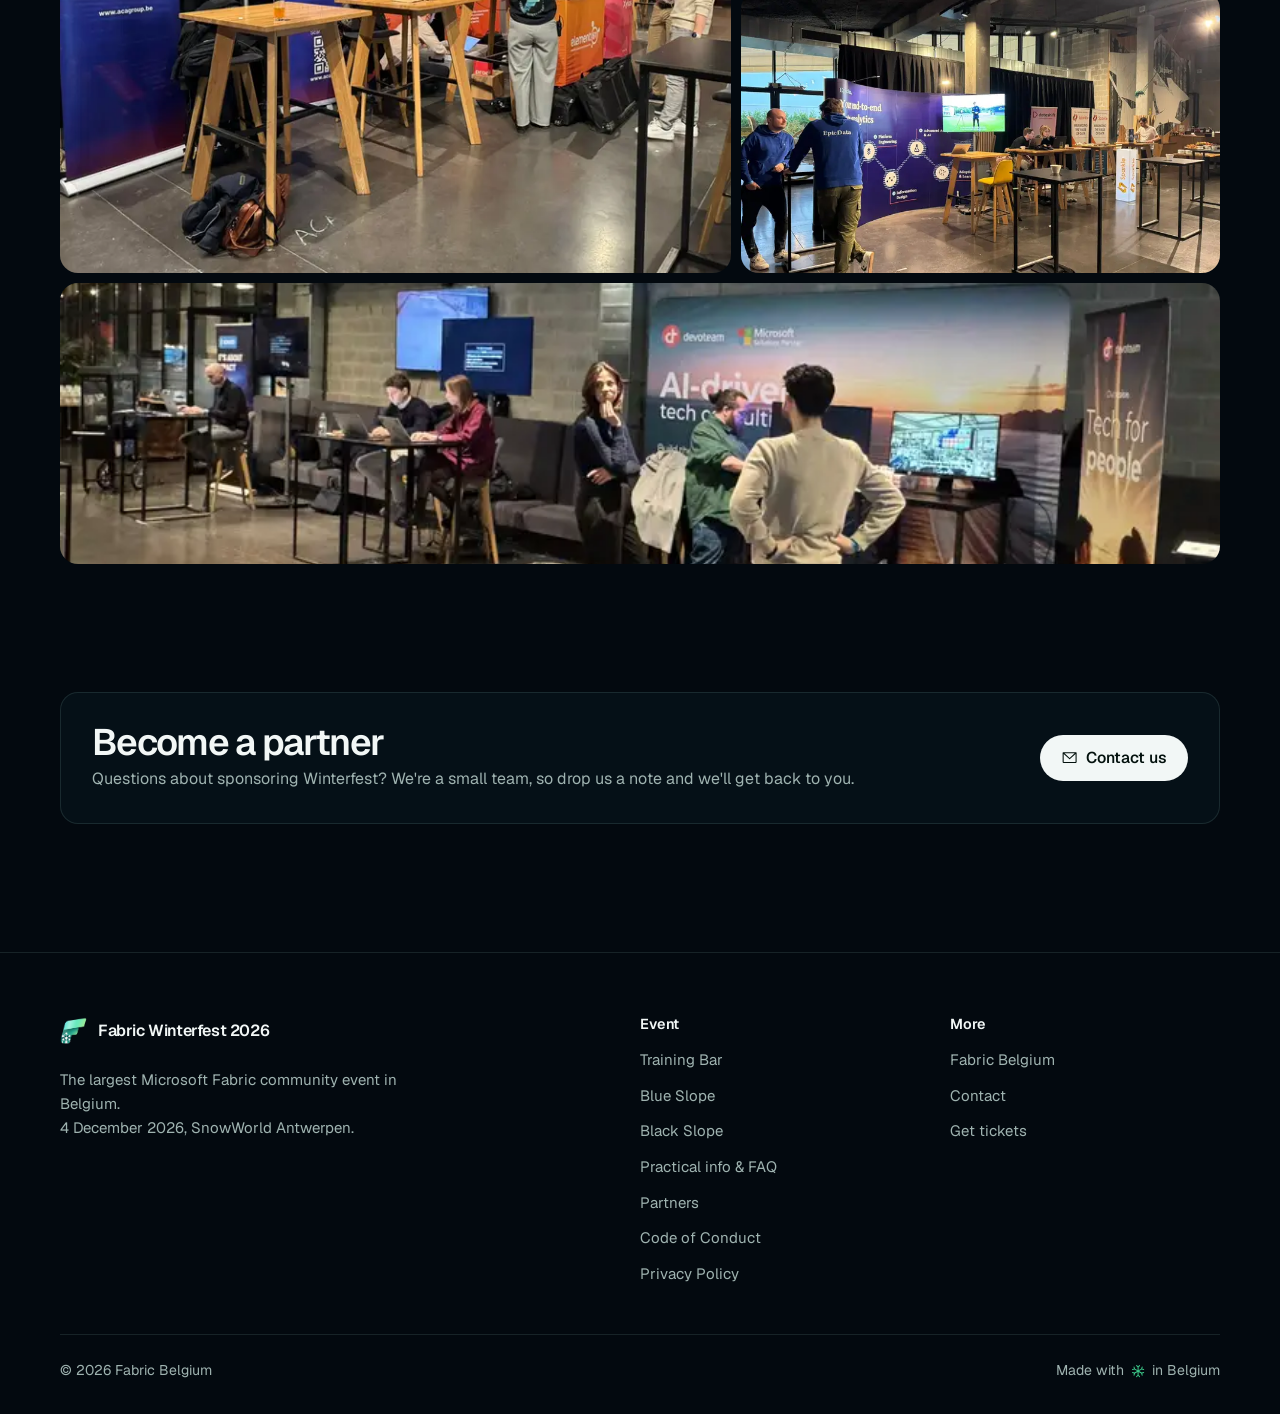
<file: partners.html>
<!doctype html>
<html lang="en">
  <head>
    <meta charset="utf-8" />
    <meta name="viewport" content="width=device-width, initial-scale=1, viewport-fit=cover" />
    <title>Partners | Winterfest 2026</title>
    <meta name="description" content="The partners that make Winterfest 2026, the largest Microsoft Fabric community event in Belgium, possible." />
    <meta name="theme-color" content="#03090f" />
    <meta property="og:type" content="website" />
    <meta property="og:title" content="Partners | Winterfest 2026" />
    <meta property="og:description" content="The partners that make Winterfest 2026, the largest Microsoft Fabric community event in Belgium, possible." />
    <meta property="og:image" content="https://fabricwinterfest.be/assets/img/og-image.jpg" />
    <meta property="og:url" content="https://fabricwinterfest.be/partners.html" />
    <link rel="preload" href="assets/fonts/geist-variable.woff2" as="font" type="font/woff2" crossorigin />
    <link rel="stylesheet" href="assets/css/site.css" />
    <link rel="icon" type="image/png" href="assets/img/logo/Fabric%20Belgium%20logo.png" />
  </head>
  <body>
    <a class="skip-link" href="#main">Skip to content</a>
    <canvas class="aurora aurora--page" data-edge="0.6" data-amp="1.1" data-scroll="1" aria-hidden="true"></canvas>

    <header class="site-header">
      <div class="wrap header-inner">
        <a class="brand" href="index.html" aria-label="Fabric Winterfest 2026 home">
          <img src="assets/img/logo/Fabric%20Belgium%20logo.png" alt="" width="30" height="30" />
          <span class="brand-name">Winterfest 2026</span>
        </a>
        <button class="nav-link menu-toggle" type="button" aria-expanded="false" aria-controls="site-nav" data-icons="assets/img/icons.svg">
          <span class="sr-only">Menu</span>
          <svg class="icon" aria-hidden="true"><use href="assets/img/icons.svg#i-list"></use></svg>
        </button>
        <nav class="nav" id="site-nav" aria-label="Primary">
          <ul class="nav-list">
            <li class="nav-program">
              <button class="nav-link" type="button" aria-expanded="false" aria-controls="program-menu">
                Program <svg class="icon" aria-hidden="true"><use href="assets/img/icons.svg#i-caret-down"></use></svg>
              </button>
              <div class="program-menu" id="program-menu" hidden>
                <a href="tracks/training-bar.html"><span class="slope-badge slope-badge--training" aria-hidden="true"><svg class="slope-icon"><use href="assets/img/icons.svg#i-slope-1"></use></svg></span>Training Bar</a>
                <a href="tracks/blue-slope.html"><span class="slope-badge slope-badge--blue" aria-hidden="true"><svg class="slope-icon"><use href="assets/img/icons.svg#i-slope-2"></use></svg></span>Blue Slope</a>
                <a href="tracks/black-slope.html"><span class="slope-badge slope-badge--black" aria-hidden="true"><svg class="slope-icon"><use href="assets/img/icons.svg#i-slope-3"></use></svg></span>Black Slope</a>
              </div>
            </li>
            <li><a class="nav-link" href="practical.html">Practical info</a></li>
            <li><a class="nav-link" href="partners.html" aria-current="page">Partners</a></li>
            <li><a class="nav-link" href="contact.html">Contact</a></li>
          </ul>
          <a class="btn btn--primary btn--small" href="https://weeztix.shop/xq3nq9kq" target="_blank" rel="noopener">Get tickets</a>
        </nav>
      </div>
    </header>

    <main id="main">

      <section class="page-head" aria-labelledby="page-title">
        <div class="wrap">
          <h1 id="page-title">Our partners</h1>
          <p class="lede">Winterfest happens because of the Belgian Fabric community and the partners that show up every year.</p>
        </div>
      </section>

      <section class="section section--tight" aria-label="Partner logos">
        <div class="wrap">
          <ul class="partner-wall">
            <li><a href="https://www.ae.be/" target="_blank" rel="noopener" aria-label="AE website (opens in a new tab)"><img src="assets/img/partners/ae.png" alt="AE" loading="lazy" /><span class="visit" aria-hidden="true"><svg class="icon" aria-hidden="true"><use href="assets/img/icons.svg#i-arrow-up-right"></use></svg></span></a></li>
            <li><a href="https://bmatix.be/" target="_blank" rel="noopener" aria-label="Bmatix website (opens in a new tab)"><img src="assets/img/partners/bmatix.png" alt="Bmatix" loading="lazy" /><span class="visit" aria-hidden="true"><svg class="icon" aria-hidden="true"><use href="assets/img/icons.svg#i-arrow-up-right"></use></svg></span></a></li>
            <li><a href="https://www.epicdata.be/" target="_blank" rel="noopener" aria-label="EpicData website (opens in a new tab)"><img src="assets/img/partners/epicdata.png" alt="EpicData" loading="lazy" /><span class="visit" aria-hidden="true"><svg class="icon" aria-hidden="true"><use href="assets/img/icons.svg#i-arrow-up-right"></use></svg></span></a></li>
            <li><a href="https://www.delaware.pro/en-be" target="_blank" rel="noopener" aria-label="delaware website (opens in a new tab)"><img src="assets/img/partners/delaware.png" alt="delaware" loading="lazy" /><span class="visit" aria-hidden="true"><svg class="icon" aria-hidden="true"><use href="assets/img/icons.svg#i-arrow-up-right"></use></svg></span></a></li>
            <li><a href="https://element61.be/en" target="_blank" rel="noopener" aria-label="element61 website (opens in a new tab)"><img src="assets/img/partners/element61.png" alt="element61" loading="lazy" /><span class="visit" aria-hidden="true"><svg class="icon" aria-hidden="true"><use href="assets/img/icons.svg#i-arrow-up-right"></use></svg></span></a></li>
            <li><a href="https://www.plainsight.pro/" target="_blank" rel="noopener" aria-label="Plainsight website (opens in a new tab)"><img src="assets/img/partners/plainsight.png" alt="Plainsight" loading="lazy" /><span class="visit" aria-hidden="true"><svg class="icon" aria-hidden="true"><use href="assets/img/icons.svg#i-arrow-up-right"></use></svg></span></a></li>
            <li><a href="https://www.xylos.com/" target="_blank" rel="noopener" aria-label="Xylos website (opens in a new tab)"><img src="assets/img/partners/xylos.png" alt="Xylos" loading="lazy" /><span class="visit" aria-hidden="true"><svg class="icon" aria-hidden="true"><use href="assets/img/icons.svg#i-arrow-up-right"></use></svg></span></a></li>
            <li class="logo--wide"><a href="https://visservanbaars.com/" target="_blank" rel="noopener" aria-label="Visser &amp; Van Baars website (opens in a new tab)"><img src="assets/img/partners/visser-van-baars-hd.png" alt="Visser &amp; Van Baars" loading="lazy" /><span class="visit" aria-hidden="true"><svg class="icon" aria-hidden="true"><use href="assets/img/icons.svg#i-arrow-up-right"></use></svg></span></a></li>
            <li><a href="https://www.arxus.eu/" target="_blank" rel="noopener" aria-label="Arxus website (opens in a new tab)"><img src="assets/img/partners/arxus.png" alt="Arxus" loading="lazy" /><span class="visit" aria-hidden="true"><svg class="icon" aria-hidden="true"><use href="assets/img/icons.svg#i-arrow-up-right"></use></svg></span></a></li>
            <li><a href="https://www.sparkle.consulting/" target="_blank" rel="noopener" aria-label="Sparkle Data Consulting website (opens in a new tab)"><img src="assets/img/partners/sparkle-data.png" alt="Sparkle Data Consulting" loading="lazy" /><span class="visit" aria-hidden="true"><svg class="icon" aria-hidden="true"><use href="assets/img/icons.svg#i-arrow-up-right"></use></svg></span></a></li>
            <li><a href="https://acagroup.be/en/" target="_blank" rel="noopener" aria-label="ACA IT-Solutions website (opens in a new tab)"><img src="assets/img/partners/aca-it.png" alt="ACA IT-Solutions" loading="lazy" /><span class="visit" aria-hidden="true"><svg class="icon" aria-hidden="true"><use href="assets/img/icons.svg#i-arrow-up-right"></use></svg></span></a></li>
            <li><a href="https://www.arrow.com/globalecs/be/" target="_blank" rel="noopener" aria-label="Arrow ECS website (opens in a new tab)"><img src="assets/img/partners/arrow-ecs.png" alt="Arrow ECS" loading="lazy" /><span class="visit" aria-hidden="true"><svg class="icon" aria-hidden="true"><use href="assets/img/icons.svg#i-arrow-up-right"></use></svg></span></a></li>
            <li><a href="https://www.codit.eu/" target="_blank" rel="noopener" aria-label="Codit website (opens in a new tab)"><img src="assets/img/partners/codit.jpg" alt="Codit" loading="lazy" /><span class="visit" aria-hidden="true"><svg class="icon" aria-hidden="true"><use href="assets/img/icons.svg#i-arrow-up-right"></use></svg></span></a></li>
            <li><a href="https://sirus.be/" target="_blank" rel="noopener" aria-label="SIRUS website (opens in a new tab)"><img src="assets/img/partners/sirus.jpg" alt="SIRUS" loading="lazy" /><span class="visit" aria-hidden="true"><svg class="icon" aria-hidden="true"><use href="assets/img/icons.svg#i-arrow-up-right"></use></svg></span></a></li>
            <li><a href="https://www.microsoft.com/" target="_blank" rel="noopener" aria-label="Microsoft website (opens in a new tab)"><img src="assets/img/partners/microsoft.png" alt="Microsoft" loading="lazy" /><span class="visit" aria-hidden="true"><svg class="icon" aria-hidden="true"><use href="assets/img/icons.svg#i-arrow-up-right"></use></svg></span></a></li>
            <li><a href="https://www.laco.be/" target="_blank" rel="noopener" aria-label="Laco website (opens in a new tab)"><img src="assets/img/partners/laco.png" alt="Laco" loading="lazy" /><span class="visit" aria-hidden="true"><svg class="icon" aria-hidden="true"><use href="assets/img/icons.svg#i-arrow-up-right"></use></svg></span></a></li>
          </ul>
        </div>
      </section>

      <section class="section section--tight" aria-labelledby="floor-title">
        <div class="wrap">
          <div class="gallery-head">
            <h2 id="floor-title">On the expo floor</h2>
            <p class="lede">Winterfest 2025: our partners at their stands, between the sessions.</p>
          </div>
          <div class="stands">
            <figure class="s1"><img src="assets/img/photos/web/event-14-1600.webp" srcset="assets/img/photos/web/event-14-800.webp 800w, assets/img/photos/web/event-14-1600.webp 1600w" sizes="(max-width: 760px) 100vw, 58vw" width="1600" height="1200" loading="lazy" alt="Attendees at the ACA Group stand on the expo floor" /></figure>
            <figure class="s2"><img src="assets/img/photos/web/event-20-1600.webp" srcset="assets/img/photos/web/event-20-800.webp 800w, assets/img/photos/web/event-20-1600.webp 1600w" sizes="(max-width: 760px) 50vw, 40vw" width="1600" height="1200" loading="lazy" alt="The ae stand with its orange backdrop" /></figure>
            <figure class="s3"><img src="assets/img/photos/web/event-25-1600.webp" srcset="assets/img/photos/web/event-25-800.webp 800w, assets/img/photos/web/event-25-1600.webp 1600w" sizes="(max-width: 760px) 50vw, 40vw" width="1600" height="1200" loading="lazy" alt="Partners talking with attendees at a curved stand" /></figure>
            <figure class="s4"><img src="assets/img/photos/web/event-21-1600.webp" srcset="assets/img/photos/web/event-21-800.webp 800w, assets/img/photos/web/event-21-1600.webp 1600w" sizes="(max-width: 760px) 100vw, 58vw" width="1600" height="1200" loading="lazy" alt="The expo floor with partner stands and attendees" /></figure>
          </div>
        </div>
      </section>

      <section class="section section--tight">
        <div class="wrap">
          <div class="venue-band">
            <div>
              <h2>Become a partner</h2>
              <p>Questions about sponsoring Winterfest? We're a small team, so drop us a note and we'll get back to you.</p>
            </div>
            <a class="btn btn--primary" href="contact.html"><svg class="icon" aria-hidden="true"><use href="assets/img/icons.svg#i-envelope-simple"></use></svg><span>Contact us</span></a>
          </div>
        </div>
      </section>
    </main>

    <footer class="site-footer">
      <div class="wrap">
        <div class="footer-grid">
          <div>
            <a class="brand" href="index.html">
              <img src="assets/img/logo/Fabric%20Belgium%20logo.png" alt="" width="30" height="30" />
              <span class="brand-name">Fabric Winterfest 2026</span>
            </a>
            <p>The largest Microsoft Fabric community event in Belgium.<br />4 December 2026, SnowWorld Antwerpen.</p>
          </div>
          <div>
            <h2>Event</h2>
            <ul>
              <li><a href="tracks/training-bar.html">Training Bar</a></li>
              <li><a href="tracks/blue-slope.html">Blue Slope</a></li>
              <li><a href="tracks/black-slope.html">Black Slope</a></li>
              <li><a href="practical.html">Practical info &amp; FAQ</a></li>
              <li><a href="partners.html">Partners</a></li>
              <li><a href="code-of-conduct.html">Code of Conduct</a></li>
              <li><a href="privacy.html">Privacy Policy</a></li>
            </ul>
          </div>
          <div>
            <h2>More</h2>
            <ul>
              <li><a href="https://www.fabricbelgium.be/" target="_blank" rel="noopener">Fabric Belgium</a></li>
              <li><a href="contact.html">Contact</a></li>
              <li><a href="https://weeztix.shop/xq3nq9kq" target="_blank" rel="noopener">Get tickets</a></li>
            </ul>
          </div>
        </div>
        <div class="footer-base">
          <span>&copy; 2026 Fabric Belgium</span>
          <span class="made">Made with <svg class="icon" role="img" aria-label="snow"><use href="assets/img/icons.svg#i-snowflake"></use></svg> in Belgium</span>
        </div>
      </div>
    </footer>

    <script src="assets/js/aurora.js" defer></script>
    <script src="assets/js/site.js" defer></script>
  </body>
</html>
</file>
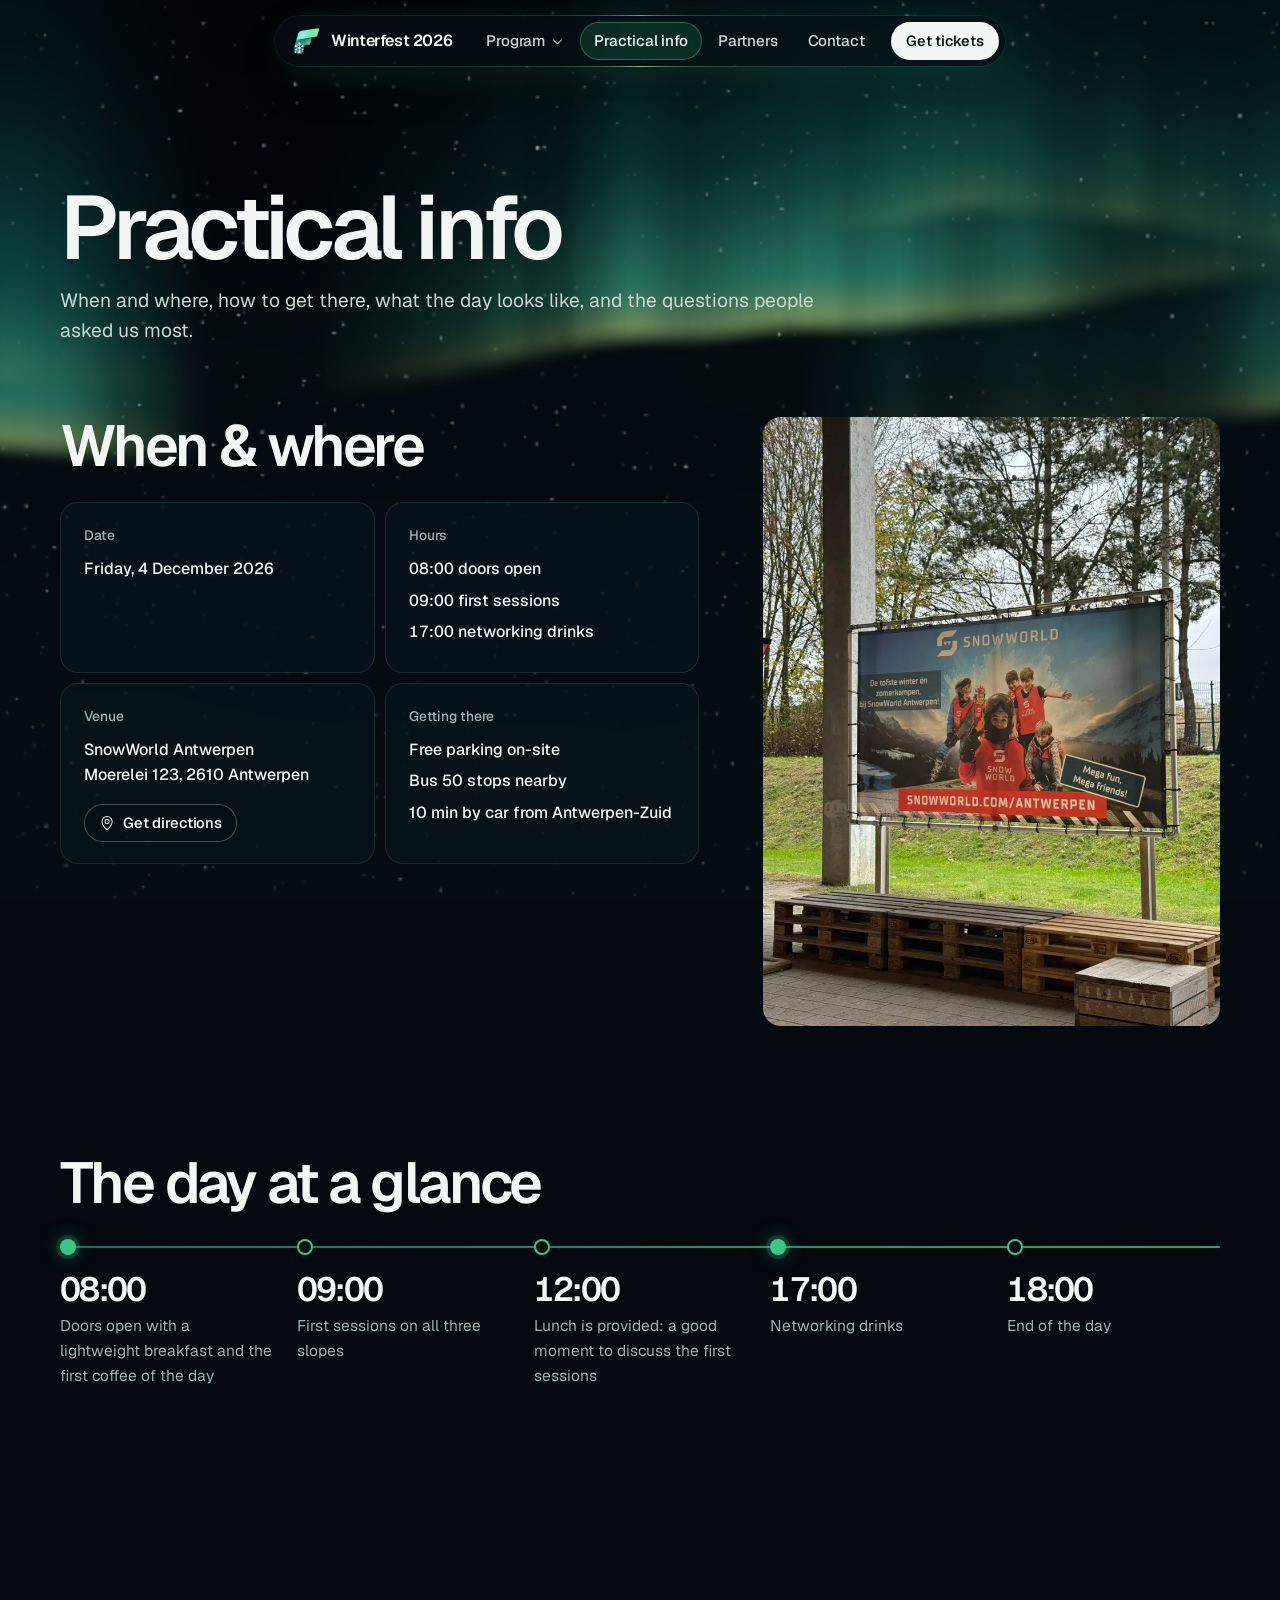
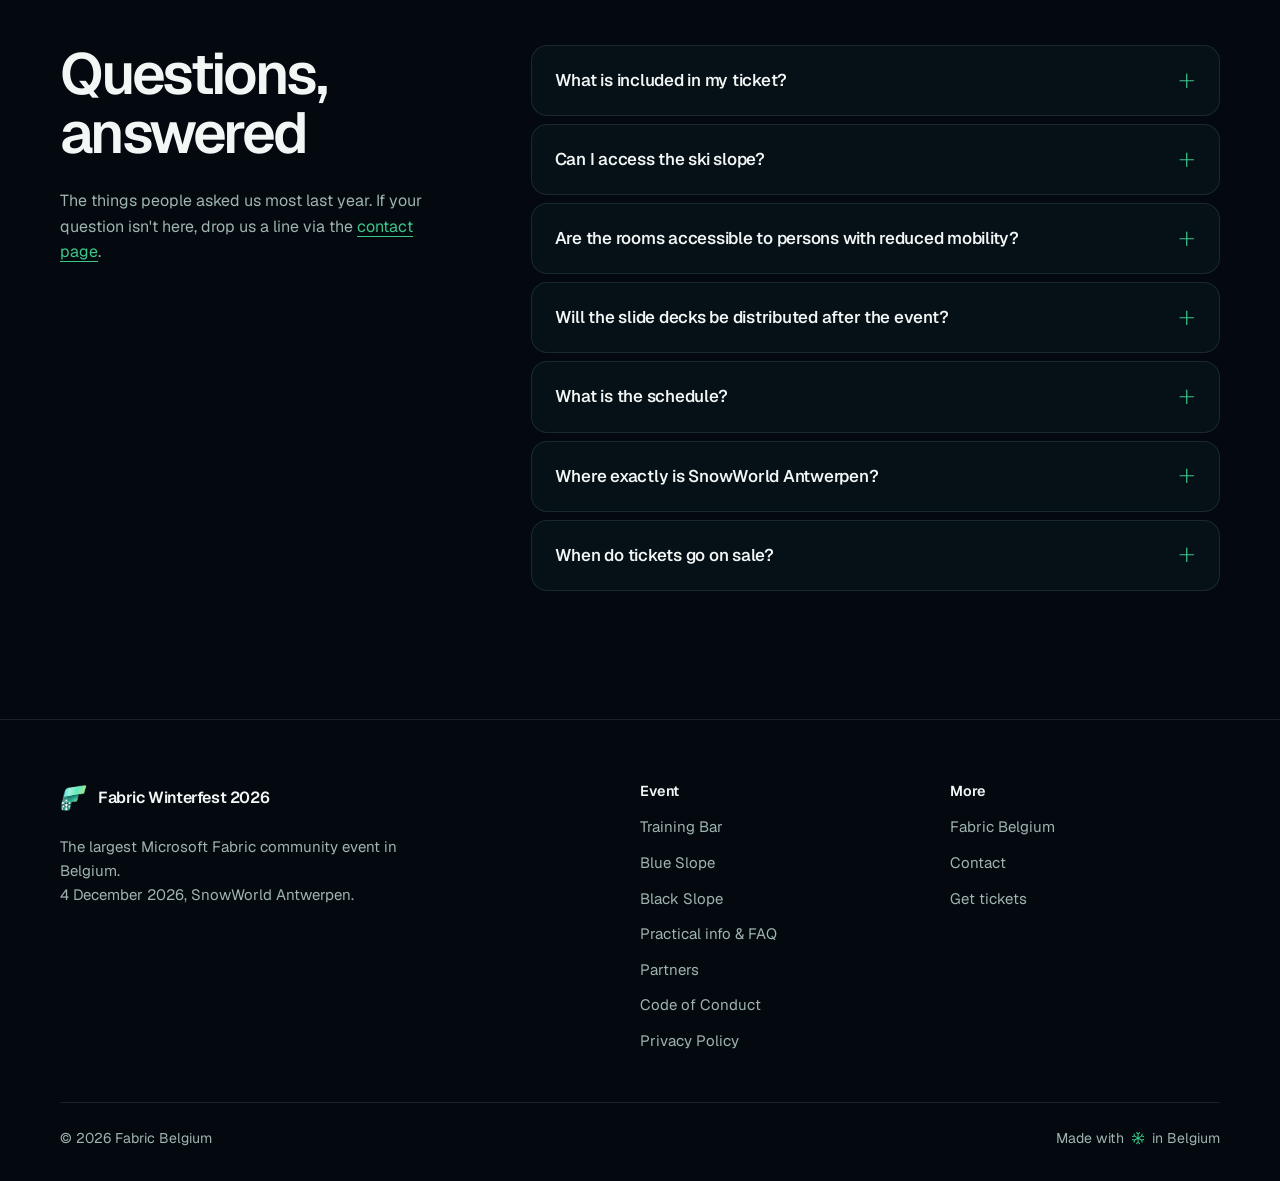
<file: practical.html>
<!doctype html>
<html lang="en">
  <head>
    <meta charset="utf-8" />
    <meta name="viewport" content="width=device-width, initial-scale=1, viewport-fit=cover" />
    <title>Practical info &amp; FAQ | Winterfest 2026</title>
    <meta name="description" content="Practical info for Winterfest 2026: date, venue, getting to SnowWorld Antwerpen, the day schedule, and answers to frequently asked questions." />
    <meta name="theme-color" content="#03090f" />
    <meta property="og:type" content="website" />
    <meta property="og:title" content="Practical info &amp; FAQ | Winterfest 2026" />
    <meta property="og:description" content="Practical info for Winterfest 2026: date, venue, getting to SnowWorld Antwerpen, the day schedule, and answers to frequently asked questions." />
    <meta property="og:image" content="https://fabricwinterfest.be/assets/img/og-image.jpg" />
    <meta property="og:url" content="https://fabricwinterfest.be/practical.html" />
    <link rel="preload" href="assets/fonts/geist-variable.woff2" as="font" type="font/woff2" crossorigin />
    <link rel="stylesheet" href="assets/css/site.css" />
    <link rel="icon" type="image/png" href="assets/img/logo/Fabric%20Belgium%20logo.png" />
  </head>
  <body>
    <a class="skip-link" href="#main">Skip to content</a>
    <canvas class="aurora aurora--page" data-edge="0.6" data-amp="1.1" data-scroll="1" aria-hidden="true"></canvas>

    <header class="site-header">
      <div class="wrap header-inner">
        <a class="brand" href="index.html" aria-label="Fabric Winterfest 2026 home">
          <img src="assets/img/logo/Fabric%20Belgium%20logo.png" alt="" width="30" height="30" />
          <span class="brand-name">Winterfest 2026</span>
        </a>
        <button class="nav-link menu-toggle" type="button" aria-expanded="false" aria-controls="site-nav" data-icons="assets/img/icons.svg">
          <span class="sr-only">Menu</span>
          <svg class="icon" aria-hidden="true"><use href="assets/img/icons.svg#i-list"></use></svg>
        </button>
        <nav class="nav" id="site-nav" aria-label="Primary">
          <ul class="nav-list">
            <li class="nav-program">
              <button class="nav-link" type="button" aria-expanded="false" aria-controls="program-menu">
                Program <svg class="icon" aria-hidden="true"><use href="assets/img/icons.svg#i-caret-down"></use></svg>
              </button>
              <div class="program-menu" id="program-menu" hidden>
                <a href="tracks/training-bar.html"><span class="slope-badge slope-badge--training" aria-hidden="true"><svg class="slope-icon"><use href="assets/img/icons.svg#i-slope-1"></use></svg></span>Training Bar</a>
                <a href="tracks/blue-slope.html"><span class="slope-badge slope-badge--blue" aria-hidden="true"><svg class="slope-icon"><use href="assets/img/icons.svg#i-slope-2"></use></svg></span>Blue Slope</a>
                <a href="tracks/black-slope.html"><span class="slope-badge slope-badge--black" aria-hidden="true"><svg class="slope-icon"><use href="assets/img/icons.svg#i-slope-3"></use></svg></span>Black Slope</a>
              </div>
            </li>
            <li><a class="nav-link" href="practical.html" aria-current="page">Practical info</a></li>
            <li><a class="nav-link" href="partners.html">Partners</a></li>
            <li><a class="nav-link" href="contact.html">Contact</a></li>
          </ul>
          <a class="btn btn--primary btn--small" href="https://weeztix.shop/xq3nq9kq" target="_blank" rel="noopener">Get tickets</a>
        </nav>
      </div>
    </header>

    <main id="main">

      <section class="page-head" aria-labelledby="page-title">
        <div class="wrap">
          <h1 id="page-title">Practical info</h1>
          <p class="lede">When and where, how to get there, what the day looks like, and the questions people asked us most.</p>
        </div>
      </section>

      <section class="section section--tight" id="when-where" aria-labelledby="where-title">
        <div class="wrap info-grid">
          <div>
            <h2 id="where-title">When &amp; where</h2>
            <dl class="facts-grid">
              <div>
                <dt>Date</dt>
                <dd><time datetime="2026-12-04">Friday, 4 December 2026</time></dd>
              </div>
              <div>
                <dt>Hours</dt>
                <dd class="num">08:00 doors open</dd>
                <dd class="num">09:00 first sessions</dd>
                <dd class="num">17:00 networking drinks</dd>
              </div>
              <div>
                <dt>Venue</dt>
                <dd>SnowWorld Antwerpen<br />Moerelei 123, 2610 Antwerpen</dd>
                <dd class="fact-action"><a class="btn btn--line btn--small" href="https://www.google.com/maps/search/?api=1&amp;query=SnowWorld+Antwerpen+Moerelei+123" target="_blank" rel="noopener"><svg class="icon" aria-hidden="true"><use href="assets/img/icons.svg#i-map-pin"></use></svg><span>Get directions</span></a></dd>
              </div>
              <div>
                <dt>Getting there</dt>
                <dd>Free parking on-site</dd>
                <dd>Bus 50 stops nearby</dd>
                <dd>10 min by car from Antwerpen-Zuid</dd>
              </div>
            </dl>
          </div>
          <figure class="info-photo"><img src="assets/img/photos/web/event-34-800.webp" srcset="assets/img/photos/web/event-34-800.webp 800w, assets/img/photos/web/event-34-1600.webp 1600w" sizes="(max-width: 900px) 100vw, 40vw" width="800" height="1067" fetchpriority="high" alt="The SnowWorld Antwerpen sign outside the venue" /></figure>
        </div>
      </section>

      <section class="section section--tight" id="day" aria-labelledby="day-title">
        <div class="wrap">
          <h2 id="day-title">The day at a glance</h2>
          <ol class="day-line">
            <li class="is-key"><time class="num">08:00</time><p>Doors open with a lightweight breakfast and the first coffee of the day</p></li>
            <li><time class="num">09:00</time><p>First sessions on all three slopes</p></li>
            <li><time class="num">12:00</time><p>Lunch is provided: a good moment to discuss the first sessions</p></li>
            <li class="is-key"><time class="num">17:00</time><p>Networking drinks</p></li>
            <li><time class="num">18:00</time><p>End of the day</p></li>
          </ol>
        </div>
      </section>

      <section class="section" id="faq" aria-labelledby="faq-title">
        <div class="wrap faq-grid">
          <div class="intro">
            <h2 id="faq-title">Questions, answered</h2>
            <p class="muted">The things people asked us most last year. If your question isn't here, drop us a line via the <a href="contact.html">contact page</a>.</p>
          </div>
          <div class="faq">
            <details>
              <summary>What is included in my ticket?<svg class="icon" aria-hidden="true"><use href="assets/img/icons.svg#i-plus"></use></svg></summary>
              <div class="answer"><p>Access to the Blue and Black Slope sessions or Training Bar (workshop track). This depends on your ticket type. Food: lightweight breakfast, an extensive lunch, snacks during the breaks and the networking session. Drinks: coffee, tea and soda during the breaks + alcoholic beverages during the networking session.</p></div>
            </details>
            <details>
              <summary>Can I access the ski slope?<svg class="icon" aria-hidden="true"><use href="assets/img/icons.svg#i-plus"></use></svg></summary>
              <div class="answer"><p>Access to the ski slope is not included in the Winterfest ticket, neither is skiing or snowboarding equipment. The ski slope is open for everyone, it is not privatized for Winterfest, following the regular pricing and conditions of SnowWorld Antwerpen.</p></div>
            </details>
            <details>
              <summary>Are the rooms accessible to persons with reduced mobility?<svg class="icon" aria-hidden="true"><use href="assets/img/icons.svg#i-plus"></use></svg></summary>
              <div class="answer"><p>Yes, we are happy to provide assistance. Please leave us a message at <a href="mailto:team@fabricbelgium.be">team@fabricbelgium.be</a> so we can facilitate all your needs.</p></div>
            </details>
            <details>
              <summary>Will the slide decks be distributed after the event?<svg class="icon" aria-hidden="true"><use href="assets/img/icons.svg#i-plus"></use></svg></summary>
              <div class="answer"><p>We will distribute the slideware after the event, in accordance with our beloved speakers. The sessions will not be recorded.</p></div>
            </details>
            <details>
              <summary>What is the schedule?<svg class="icon" aria-hidden="true"><use href="assets/img/icons.svg#i-plus"></use></svg></summary>
              <div class="answer"><p>We and our partners welcome you at 08:00 for a lightweight breakfast and the first coffee of the day. Lunch will be between 12:00 and 13:00. During the day we foresee two coffee breaks. At 17:00 we finish the day with a drink. All speaker sessions will be revealed soon.</p></div>
            </details>
            <details>
              <summary>Where exactly is SnowWorld Antwerpen?<svg class="icon" aria-hidden="true"><use href="assets/img/icons.svg#i-plus"></use></svg></summary>
              <div class="answer"><p>SnowWorld Antwerpen is located at Moerelei 123, 2610 Antwerpen. There's free parking on-site, and the venue is easily reached by car from Antwerpen-Zuid (≈10 minutes) or by public transport (Bus 50 stops nearby). See the <a href="#when-where">Practicals section</a> for a map and directions.</p></div>
            </details>
            <details>
              <summary>When do tickets go on sale?<svg class="icon" aria-hidden="true"><use href="assets/img/icons.svg#i-plus"></use></svg></summary>
              <div class="answer"><p>Tickets are on sale now via Weeztix, released in three waves: the earlier you book, the less you pay. See the <a href="index.html#register">ticket options</a>. Winterfest sells out every year.</p></div>
            </details>
          </div>
        </div>
      </section>
    </main>

    <footer class="site-footer">
      <div class="wrap">
        <div class="footer-grid">
          <div>
            <a class="brand" href="index.html">
              <img src="assets/img/logo/Fabric%20Belgium%20logo.png" alt="" width="30" height="30" />
              <span class="brand-name">Fabric Winterfest 2026</span>
            </a>
            <p>The largest Microsoft Fabric community event in Belgium.<br />4 December 2026, SnowWorld Antwerpen.</p>
          </div>
          <div>
            <h2>Event</h2>
            <ul>
              <li><a href="tracks/training-bar.html">Training Bar</a></li>
              <li><a href="tracks/blue-slope.html">Blue Slope</a></li>
              <li><a href="tracks/black-slope.html">Black Slope</a></li>
              <li><a href="practical.html">Practical info &amp; FAQ</a></li>
              <li><a href="partners.html">Partners</a></li>
              <li><a href="code-of-conduct.html">Code of Conduct</a></li>
              <li><a href="privacy.html">Privacy Policy</a></li>
            </ul>
          </div>
          <div>
            <h2>More</h2>
            <ul>
              <li><a href="https://www.fabricbelgium.be/" target="_blank" rel="noopener">Fabric Belgium</a></li>
              <li><a href="contact.html">Contact</a></li>
              <li><a href="https://weeztix.shop/xq3nq9kq" target="_blank" rel="noopener">Get tickets</a></li>
            </ul>
          </div>
        </div>
        <div class="footer-base">
          <span>&copy; 2026 Fabric Belgium</span>
          <span class="made">Made with <svg class="icon" role="img" aria-label="snow"><use href="assets/img/icons.svg#i-snowflake"></use></svg> in Belgium</span>
        </div>
      </div>
    </footer>

    <script src="assets/js/aurora.js" defer></script>
    <script src="assets/js/site.js" defer></script>
  </body>
</html>
</file>
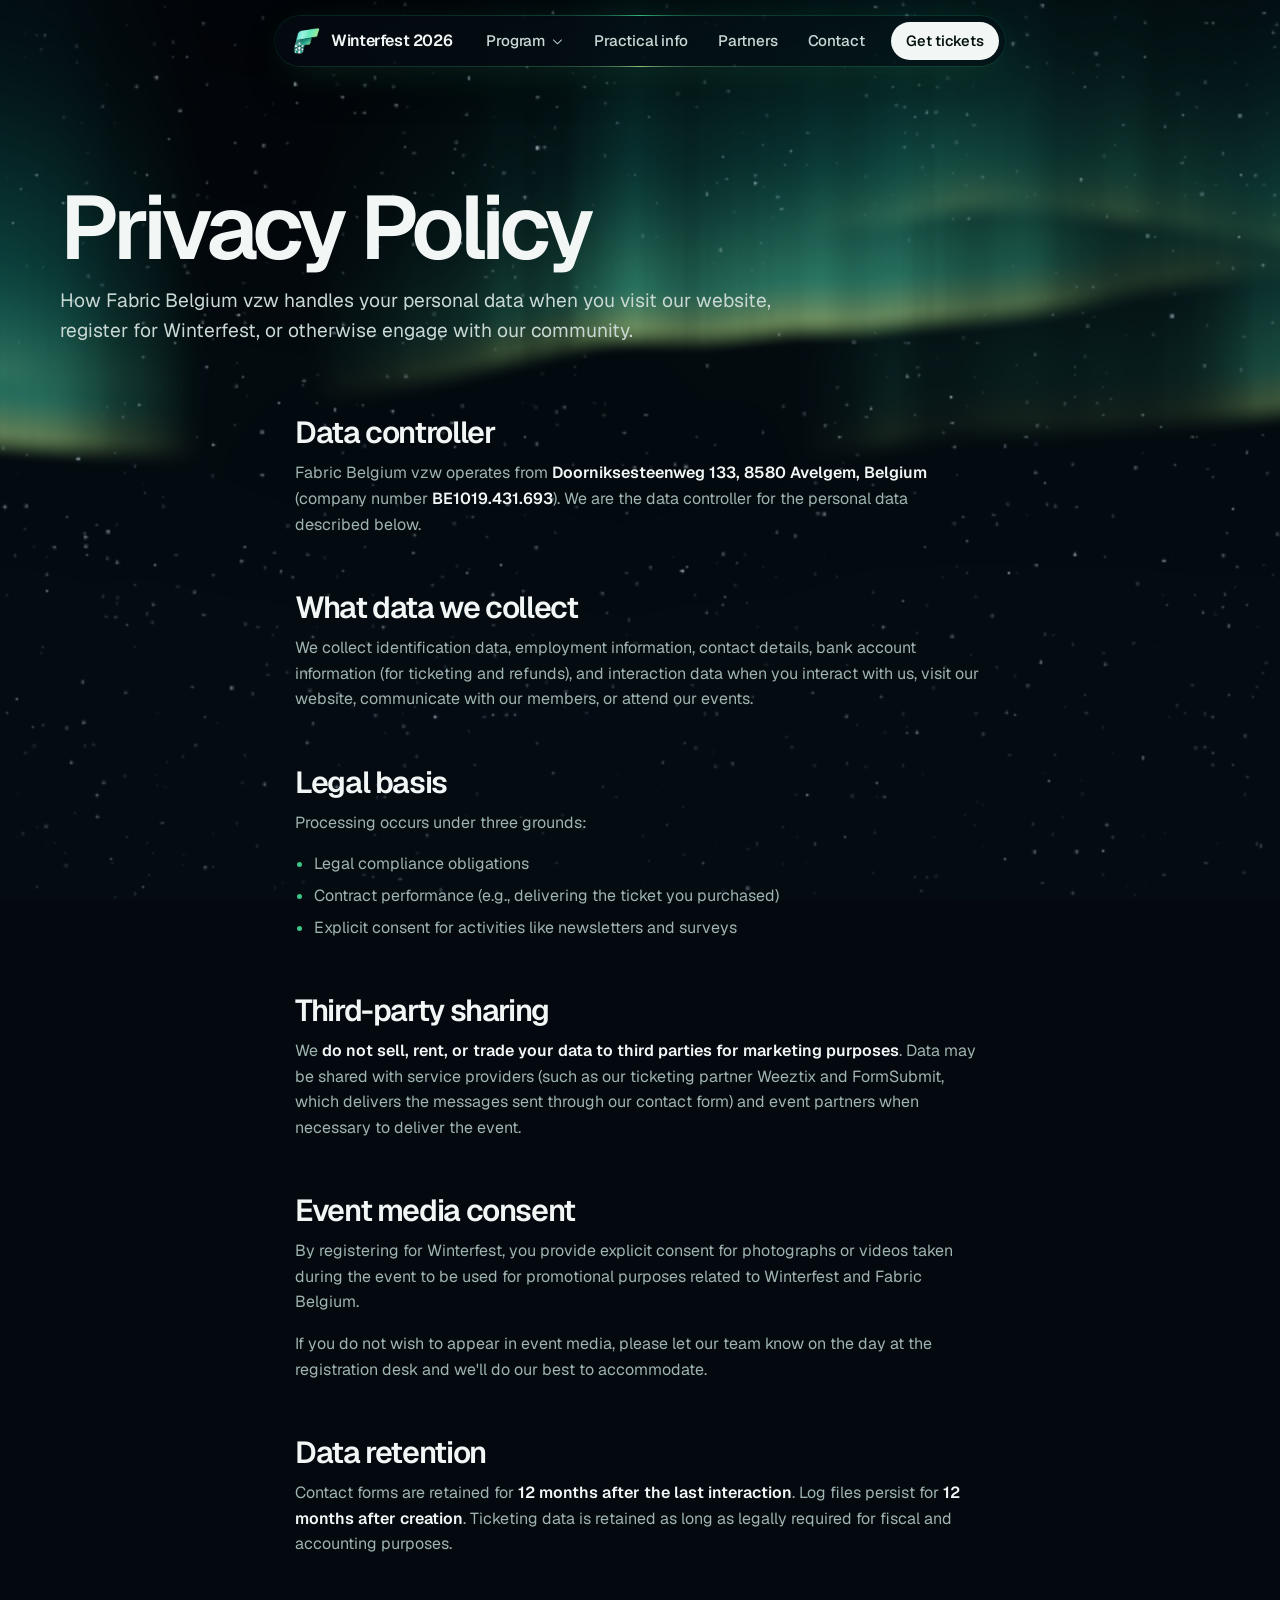
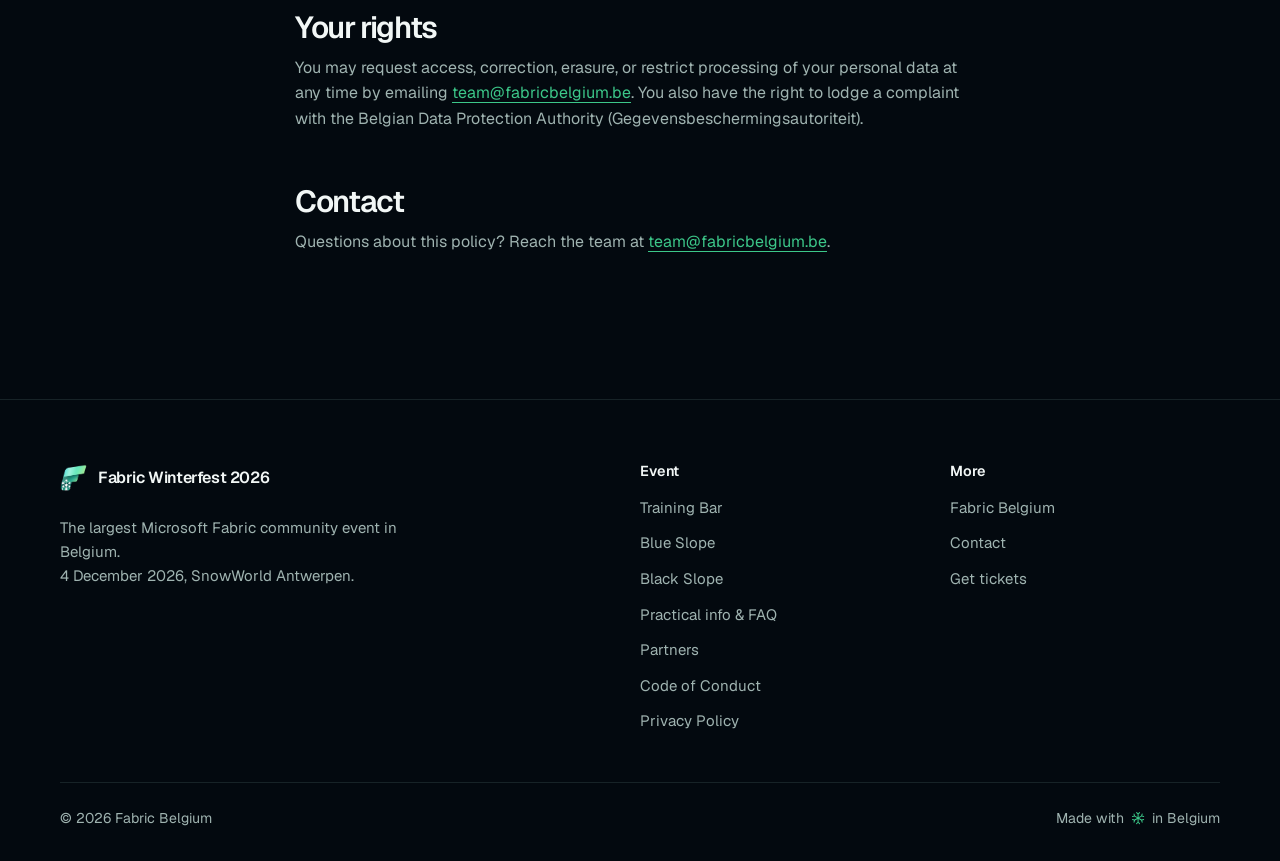
<file: privacy.html>
<!doctype html>
<html lang="en">
  <head>
    <meta charset="utf-8" />
    <meta name="viewport" content="width=device-width, initial-scale=1, viewport-fit=cover" />
    <title>Privacy Policy | Winterfest 2026</title>
    <meta name="description" content="Privacy policy of Fabric Belgium vzw regarding Winterfest 2026 and related communications." />
    <meta name="theme-color" content="#03090f" />
    <meta property="og:type" content="website" />
    <meta property="og:title" content="Privacy Policy | Winterfest 2026" />
    <meta property="og:description" content="Privacy policy of Fabric Belgium vzw regarding Winterfest 2026 and related communications." />
    <meta property="og:image" content="https://fabricwinterfest.be/assets/img/og-image.jpg" />
    <meta property="og:url" content="https://fabricwinterfest.be/privacy.html" />
    <link rel="preload" href="assets/fonts/geist-variable.woff2" as="font" type="font/woff2" crossorigin />
    <link rel="stylesheet" href="assets/css/site.css" />
    <link rel="icon" type="image/png" href="assets/img/logo/Fabric%20Belgium%20logo.png" />
  </head>
  <body>
    <a class="skip-link" href="#main">Skip to content</a>
    <canvas class="aurora aurora--page" data-edge="0.6" data-amp="1.1" data-scroll="1" aria-hidden="true"></canvas>

    <header class="site-header">
      <div class="wrap header-inner">
        <a class="brand" href="index.html" aria-label="Fabric Winterfest 2026 home">
          <img src="assets/img/logo/Fabric%20Belgium%20logo.png" alt="" width="30" height="30" />
          <span class="brand-name">Winterfest 2026</span>
        </a>
        <button class="nav-link menu-toggle" type="button" aria-expanded="false" aria-controls="site-nav" data-icons="assets/img/icons.svg">
          <span class="sr-only">Menu</span>
          <svg class="icon" aria-hidden="true"><use href="assets/img/icons.svg#i-list"></use></svg>
        </button>
        <nav class="nav" id="site-nav" aria-label="Primary">
          <ul class="nav-list">
            <li class="nav-program">
              <button class="nav-link" type="button" aria-expanded="false" aria-controls="program-menu">
                Program <svg class="icon" aria-hidden="true"><use href="assets/img/icons.svg#i-caret-down"></use></svg>
              </button>
              <div class="program-menu" id="program-menu" hidden>
                <a href="tracks/training-bar.html"><span class="slope-badge slope-badge--training" aria-hidden="true"><svg class="slope-icon"><use href="assets/img/icons.svg#i-slope-1"></use></svg></span>Training Bar</a>
                <a href="tracks/blue-slope.html"><span class="slope-badge slope-badge--blue" aria-hidden="true"><svg class="slope-icon"><use href="assets/img/icons.svg#i-slope-2"></use></svg></span>Blue Slope</a>
                <a href="tracks/black-slope.html"><span class="slope-badge slope-badge--black" aria-hidden="true"><svg class="slope-icon"><use href="assets/img/icons.svg#i-slope-3"></use></svg></span>Black Slope</a>
              </div>
            </li>
            <li><a class="nav-link" href="practical.html">Practical info</a></li>
            <li><a class="nav-link" href="partners.html">Partners</a></li>
            <li><a class="nav-link" href="contact.html">Contact</a></li>
          </ul>
          <a class="btn btn--primary btn--small" href="https://weeztix.shop/xq3nq9kq" target="_blank" rel="noopener">Get tickets</a>
        </nav>
      </div>
    </header>

    <main id="main">

      <section class="page-head" aria-labelledby="page-title">
        <div class="wrap">
          <h1 id="page-title">Privacy Policy</h1>
          <p class="lede">How Fabric Belgium vzw handles your personal data when you visit our website, register for Winterfest, or otherwise engage with our community.</p>
        </div>
      </section>

      <section class="section section--tight">
        <div class="wrap prose">
          <h2>Data controller</h2>
          <p>Fabric Belgium vzw operates from <strong>Doorniksesteenweg 133, 8580 Avelgem, Belgium</strong> (company number <strong>BE1019.431.693</strong>). We are the data controller for the personal data described below.</p>
          <h2>What data we collect</h2>
          <p>We collect identification data, employment information, contact details, bank account information (for ticketing and refunds), and interaction data when you interact with us, visit our website, communicate with our members, or attend our events.</p>
          <h2>Legal basis</h2>
          <p>Processing occurs under three grounds:</p>
          <ul>
            <li>Legal compliance obligations</li>
            <li>Contract performance (e.g., delivering the ticket you purchased)</li>
            <li>Explicit consent for activities like newsletters and surveys</li>
          </ul>
          <h2>Third-party sharing</h2>
          <p>We <strong>do not sell, rent, or trade your data to third parties for marketing purposes</strong>. Data may be shared with service providers (such as our ticketing partner Weeztix and FormSubmit, which delivers the messages sent through our contact form) and event partners when necessary to deliver the event.</p>
          <h2>Event media consent</h2>
          <p>By registering for Winterfest, you provide explicit consent for photographs or videos taken during the event to be used for promotional purposes related to Winterfest and Fabric Belgium.</p>
          <p>If you do not wish to appear in event media, please let our team know on the day at the registration desk and we'll do our best to accommodate.</p>
          <h2>Data retention</h2>
          <p>Contact forms are retained for <strong>12 months after the last interaction</strong>. Log files persist for <strong>12 months after creation</strong>. Ticketing data is retained as long as legally required for fiscal and accounting purposes.</p>
          <h2>Your rights</h2>
          <p>You may request access, correction, erasure, or restrict processing of your personal data at any time by emailing <a href="mailto:team@fabricbelgium.be">team@fabricbelgium.be</a>. You also have the right to lodge a complaint with the Belgian Data Protection Authority (Gegevensbeschermingsautoriteit).</p>
          <h2>Contact</h2>
          <p>Questions about this policy? Reach the team at <a href="mailto:team@fabricbelgium.be">team@fabricbelgium.be</a>.</p>
        </div>
      </section>
    </main>

    <footer class="site-footer">
      <div class="wrap">
        <div class="footer-grid">
          <div>
            <a class="brand" href="index.html">
              <img src="assets/img/logo/Fabric%20Belgium%20logo.png" alt="" width="30" height="30" />
              <span class="brand-name">Fabric Winterfest 2026</span>
            </a>
            <p>The largest Microsoft Fabric community event in Belgium.<br />4 December 2026, SnowWorld Antwerpen.</p>
          </div>
          <div>
            <h2>Event</h2>
            <ul>
              <li><a href="tracks/training-bar.html">Training Bar</a></li>
              <li><a href="tracks/blue-slope.html">Blue Slope</a></li>
              <li><a href="tracks/black-slope.html">Black Slope</a></li>
              <li><a href="practical.html">Practical info &amp; FAQ</a></li>
              <li><a href="partners.html">Partners</a></li>
              <li><a href="code-of-conduct.html">Code of Conduct</a></li>
              <li><a href="privacy.html">Privacy Policy</a></li>
            </ul>
          </div>
          <div>
            <h2>More</h2>
            <ul>
              <li><a href="https://www.fabricbelgium.be/" target="_blank" rel="noopener">Fabric Belgium</a></li>
              <li><a href="contact.html">Contact</a></li>
              <li><a href="https://weeztix.shop/xq3nq9kq" target="_blank" rel="noopener">Get tickets</a></li>
            </ul>
          </div>
        </div>
        <div class="footer-base">
          <span>&copy; 2026 Fabric Belgium</span>
          <span class="made">Made with <svg class="icon" role="img" aria-label="snow"><use href="assets/img/icons.svg#i-snowflake"></use></svg> in Belgium</span>
        </div>
      </div>
    </footer>

    <script src="assets/js/aurora.js" defer></script>
    <script src="assets/js/site.js" defer></script>
  </body>
</html>
</file>
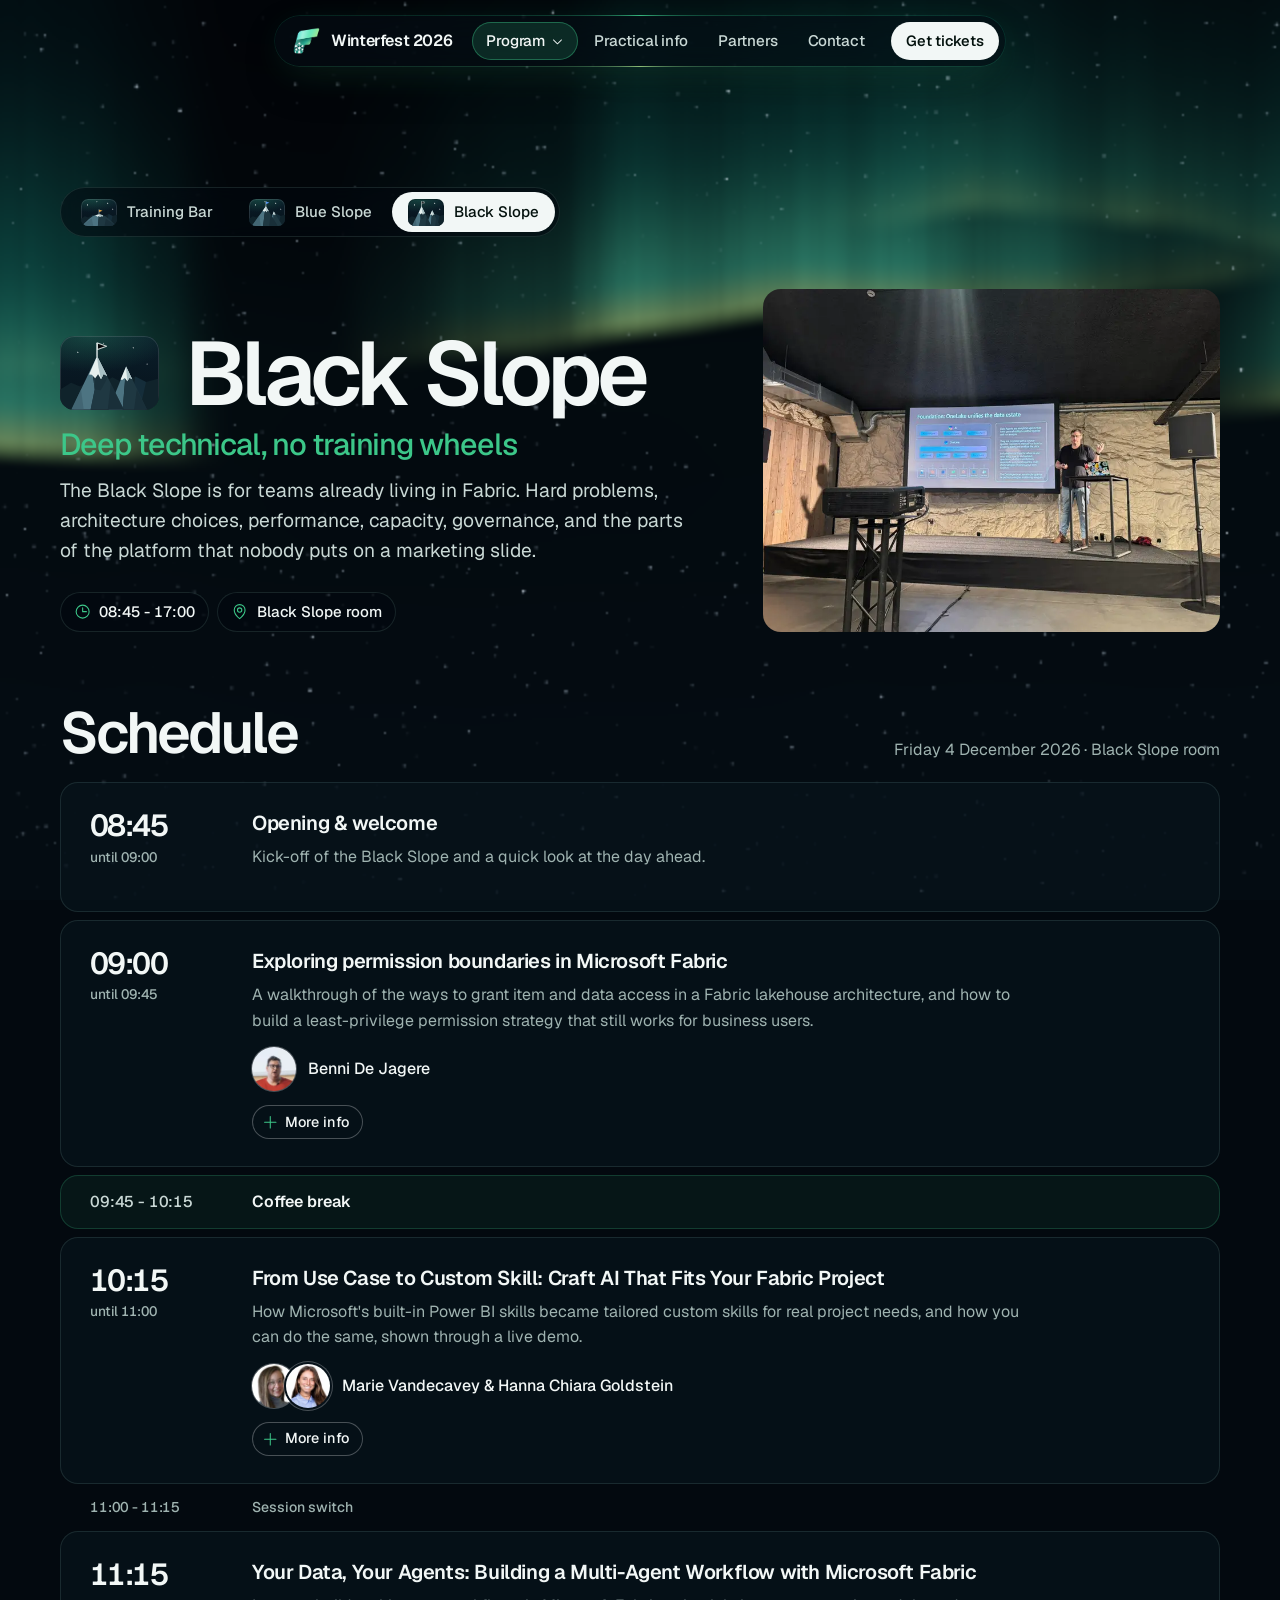
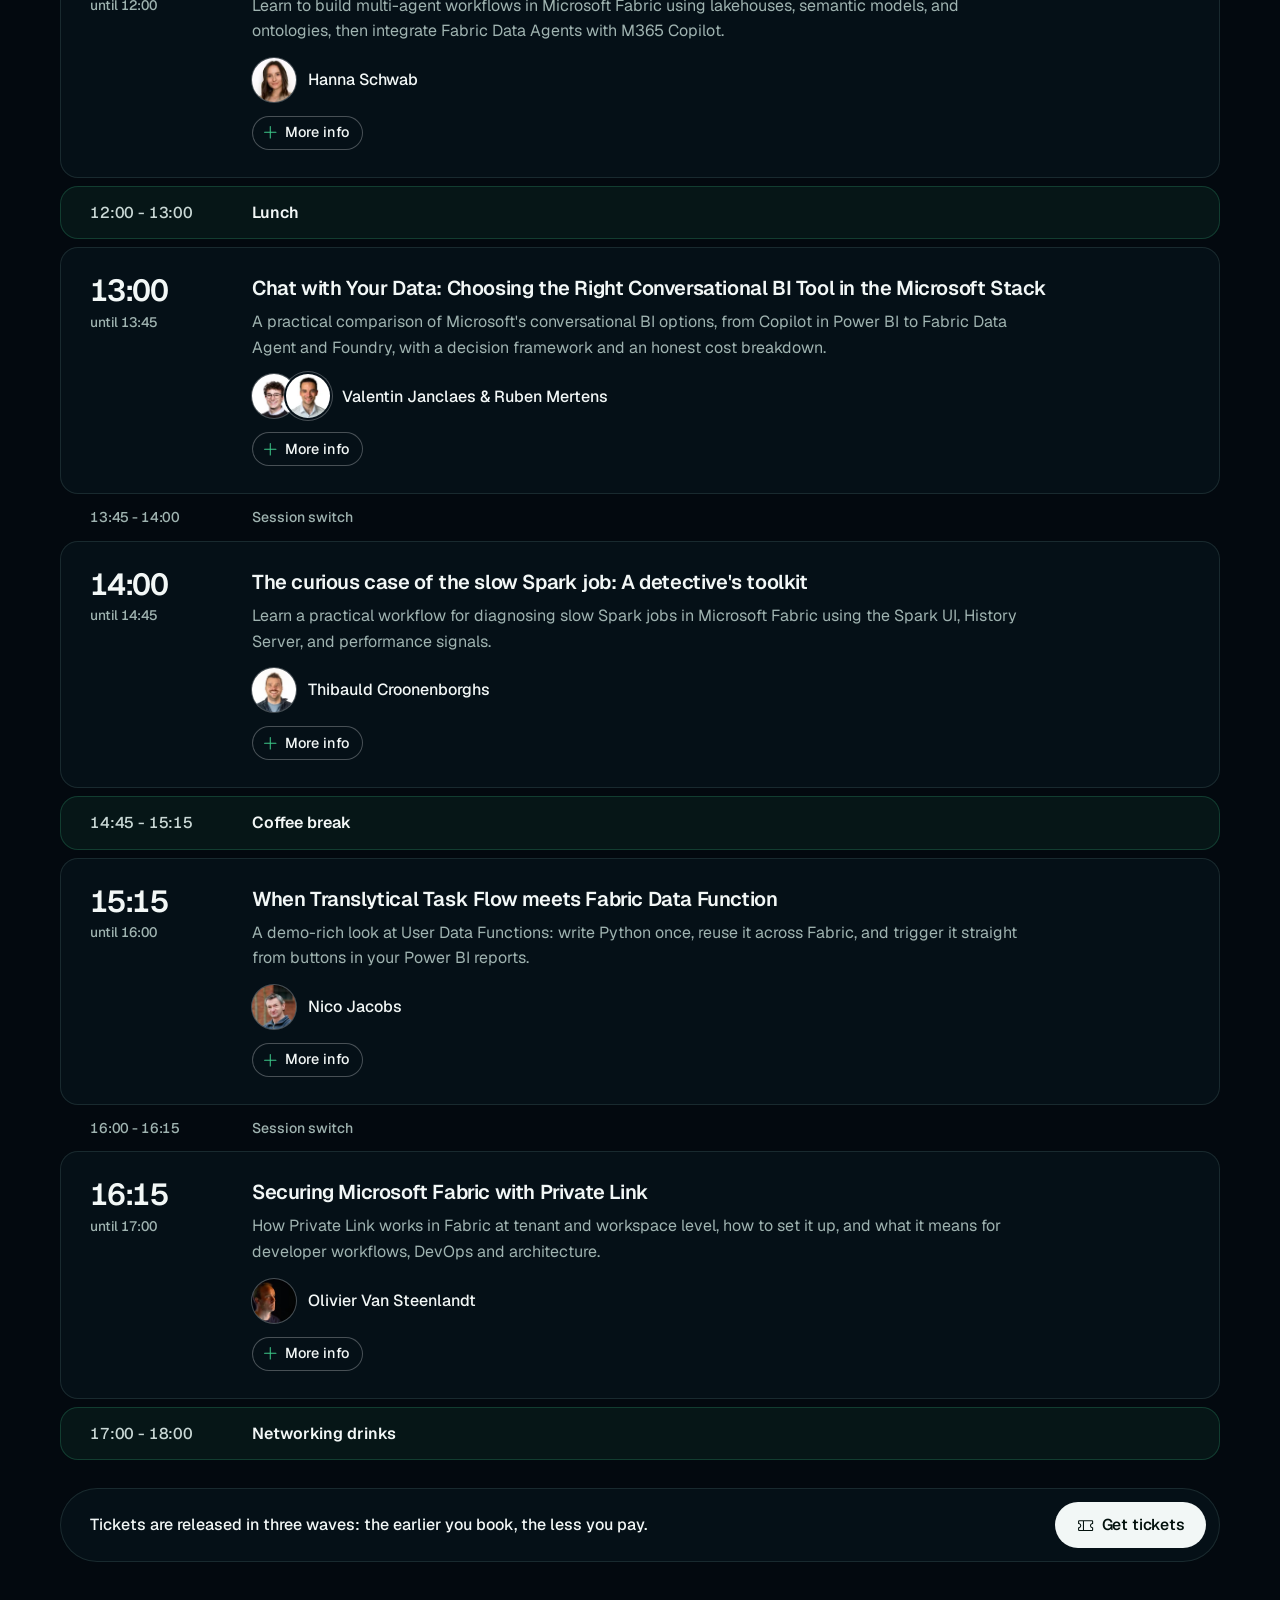
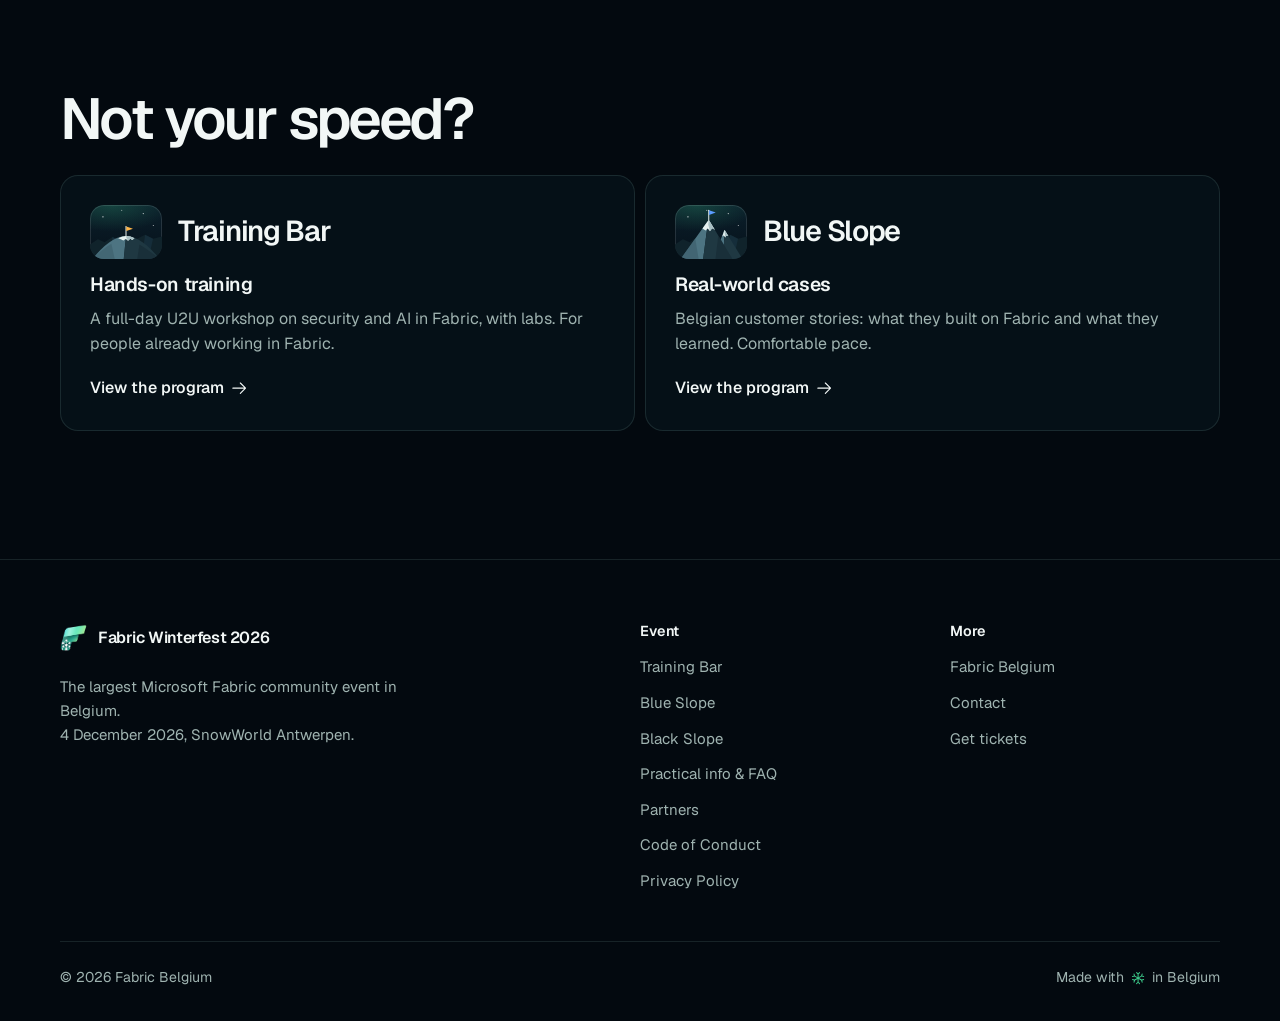
<file: tracks/black-slope.html>
<!doctype html>
<html lang="en">
  <head>
    <meta charset="utf-8" />
    <meta name="viewport" content="width=device-width, initial-scale=1, viewport-fit=cover" />
    <title>Black Slope | Winterfest 2026</title>
    <meta name="description" content="The Black Slope at Winterfest 2026: advanced, deep-technical Microsoft Fabric content for experienced teams." />
    <meta name="theme-color" content="#03090f" />
    <meta property="og:type" content="website" />
    <meta property="og:title" content="Black Slope | Winterfest 2026" />
    <meta property="og:description" content="The Black Slope at Winterfest 2026: advanced, deep-technical Microsoft Fabric content for experienced teams." />
    <meta property="og:image" content="https://fabricwinterfest.be/assets/img/og-image.jpg" />
    <meta property="og:url" content="https://fabricwinterfest.be/tracks/black-slope.html" />
    <link rel="preload" href="../assets/fonts/geist-variable.woff2" as="font" type="font/woff2" crossorigin />
    <link rel="stylesheet" href="../assets/css/site.css" />
    <link rel="icon" type="image/png" href="../assets/img/logo/Fabric%20Belgium%20logo.png" />
  </head>
  <body>
    <a class="skip-link" href="#main">Skip to content</a>
    <canvas class="aurora aurora--page" data-edge="0.6" data-amp="1.1" data-scroll="1" aria-hidden="true"></canvas>

    <header class="site-header">
      <div class="wrap header-inner">
        <a class="brand" href="../index.html" aria-label="Fabric Winterfest 2026 home">
          <img src="../assets/img/logo/Fabric%20Belgium%20logo.png" alt="" width="30" height="30" />
          <span class="brand-name">Winterfest 2026</span>
        </a>
        <button class="nav-link menu-toggle" type="button" aria-expanded="false" aria-controls="site-nav" data-icons="../assets/img/icons.svg">
          <span class="sr-only">Menu</span>
          <svg class="icon" aria-hidden="true"><use href="../assets/img/icons.svg#i-list"></use></svg>
        </button>
        <nav class="nav" id="site-nav" aria-label="Primary">
          <ul class="nav-list">
            <li class="nav-program">
              <button class="nav-link" type="button" aria-expanded="false" aria-controls="program-menu">
                Program <svg class="icon" aria-hidden="true"><use href="../assets/img/icons.svg#i-caret-down"></use></svg>
              </button>
              <div class="program-menu" id="program-menu" hidden>
                <a href="../tracks/training-bar.html"><span class="slope-badge slope-badge--training" aria-hidden="true"><svg class="slope-icon"><use href="../assets/img/icons.svg#i-slope-1"></use></svg></span>Training Bar</a>
                <a href="../tracks/blue-slope.html"><span class="slope-badge slope-badge--blue" aria-hidden="true"><svg class="slope-icon"><use href="../assets/img/icons.svg#i-slope-2"></use></svg></span>Blue Slope</a>
                <a href="../tracks/black-slope.html" aria-current="page"><span class="slope-badge slope-badge--black" aria-hidden="true"><svg class="slope-icon"><use href="../assets/img/icons.svg#i-slope-3"></use></svg></span>Black Slope</a>
              </div>
            </li>
            <li><a class="nav-link" href="../practical.html">Practical info</a></li>
            <li><a class="nav-link" href="../partners.html">Partners</a></li>
            <li><a class="nav-link" href="../contact.html">Contact</a></li>
          </ul>
          <a class="btn btn--primary btn--small" href="https://weeztix.shop/xq3nq9kq" target="_blank" rel="noopener">Get tickets</a>
        </nav>
      </div>
    </header>

    <main id="main">

      <section class="page-head track--black" aria-labelledby="track-title">
        <div class="wrap">
          <nav class="slope-switch" aria-label="Slopes">
          <a href="training-bar.html"><span class="slope-badge slope-badge--training" aria-hidden="true"><svg class="slope-icon"><use href="../assets/img/icons.svg#i-slope-1"></use></svg></span>Training Bar</a>
          <a href="blue-slope.html"><span class="slope-badge slope-badge--blue" aria-hidden="true"><svg class="slope-icon"><use href="../assets/img/icons.svg#i-slope-2"></use></svg></span>Blue Slope</a>
          <a href="black-slope.html" aria-current="page"><span class="slope-badge slope-badge--black" aria-hidden="true"><svg class="slope-icon"><use href="../assets/img/icons.svg#i-slope-3"></use></svg></span>Black Slope</a>
          </nav>
          <div class="track-grid">
            <div>
              <h1 id="track-title" class="track-title"><span class="slope-badge slope-badge--black" aria-hidden="true"><svg class="slope-icon"><use href="../assets/img/icons.svg#i-slope-3"></use></svg></span>Black Slope</h1>
              <p class="track-tagline">Deep technical, no training wheels</p>
              <p class="lede">The Black Slope is for teams already living in Fabric. Hard problems, architecture choices, performance, capacity, governance, and the parts of the platform that nobody puts on a marketing slide.</p>
              <ul class="track-facts">
              <li><svg class="icon" aria-hidden="true"><use href="../assets/img/icons.svg#i-clock"></use></svg><span class="num">08:45 - 17:00</span></li>
              <li><svg class="icon" aria-hidden="true"><use href="../assets/img/icons.svg#i-map-pin"></use></svg><span>Black Slope room</span></li>
              </ul>
            </div>
            <figure class="track-photo"><img src="../assets/img/photos/web/event-45-1600.webp" srcset="../assets/img/photos/web/event-45-800.webp 800w, ../assets/img/photos/web/event-45-1600.webp 1600w" sizes="(max-width: 900px) 100vw, 40vw" width="1600" height="1200" fetchpriority="high" alt="A speaker at the lectern presenting a technical session" /></figure>
          </div>
        </div>
      </section>

      <section class="section section--tight track--black" aria-labelledby="schedule-title">
        <div class="wrap">
          <div class="schedule-head">
            <h2 id="schedule-title">Schedule</h2>
            <p class="muted">Friday 4 December 2026 &middot; Black Slope room</p>
          </div>
          <ol class="schedule">
          <li class="slot">
            <p class="slot-time num"><time>08:45</time><small>until 09:00</small></p>
            <div>
              <h3>Opening &amp; welcome</h3>
              <p>Kick-off of the Black Slope and a quick look at the day ahead.</p>
            </div>
          </li>
          <li class="slot">
            <p class="slot-time num"><time>09:00</time><small>until 09:45</small></p>
            <div>
              <h3>Exploring permission boundaries in Microsoft Fabric</h3>
              <p>A walkthrough of the ways to grant item and data access in a Fabric lakehouse architecture, and how to build a least-privilege permission strategy that still works for business users.</p>
              <p class="speaker"><img class="speaker-photo" src="../assets/img/speakers/benni-de-jagere.webp" alt="" width="44" height="44" loading="lazy" decoding="async" />Benni De Jagere</p>
              <details class="abstract">
                <summary><svg class="icon" aria-hidden="true"><use href="../assets/img/icons.svg#i-plus"></use></svg>More info</summary>
                <div class="abstract-body">
                  <p>Microsoft Fabric offers a wide range of options to define permissions for both item and data access, using different scopes of the platform. As options keep evolving, it's a challenge to determine a viable permission strategy that works for the use cases at hand, offers business users the flexibility they are looking for, and passes those dreaded security checks to be able to move to production.</p>
                  <p>Focusing on a typical lakehouse architecture for data analysis using Microsoft Fabric, we'll explore the different options that exist to provide access to items and define data security rules. We'll discuss how these different options can impact business users, walking through pros and cons, and providing examples that are manageable and usable at scale. Above all, the guiding principle of least privileged access is our north star, making sure we do our part to keep company data safe.</p>
                  <p>We'll tie personas and use cases to common data access patterns and assess how Microsoft Fabric can help us get the data closer to where the business user is, helping them to make better informed decisions using validated data.</p>
                  <p>After wrapping up the walkthrough, people should feel informed about the different options that exist, empowered to make their own decisions based on their own use cases and requirements, and reassured that it really isn't that complicated as it seems.</p>
                </div>
              </details>
            </div>
          </li>
          <li class="slot slot--break">
            <p class="slot-time num"><time>09:45</time> - <time>10:15</time></p>
            <p class="break-label">Coffee break</p>
          </li>
          <li class="slot">
            <p class="slot-time num"><time>10:15</time><small>until 11:00</small></p>
            <div>
              <h3>From Use Case to Custom Skill: Craft AI That Fits Your Fabric Project</h3>
              <p>How Microsoft's built-in Power BI skills became tailored custom skills for real project needs, and how you can do the same, shown through a live demo.</p>
              <p class="speaker"><span class="speaker-photos"><img class="speaker-photo" src="../assets/img/speakers/marie-vandecavey.webp" alt="" width="44" height="44" loading="lazy" decoding="async" /><img class="speaker-photo" src="../assets/img/speakers/hanna-chiara-goldstein.webp" alt="" width="44" height="44" loading="lazy" decoding="async" /></span>Marie Vandecavey &amp; Hanna Chiara Goldstein</p>
              <details class="abstract">
                <summary><svg class="icon" aria-hidden="true"><use href="../assets/img/icons.svg#i-plus"></use></svg>More info</summary>
                <div class="abstract-body">
                  <p>When we started using Microsoft's built-in skills for building Power BI reports, this already led to a significant gain in time &amp; results. However, we realised it was not yet a perfect fit for our specific project needs. So we built our own, and the process taught us as much as the result.</p>
                  <p>Designing a custom skill forces you to structure your thinking: which steps repeat, which decisions matter, which context needs to carry through every run. Inspired by Microsoft's skills (their structure, their patterns,...), we built on top of that foundation rather than starting from scratch. Faster than expected, and with best practices already baked in.</p>
                  <p>The outcome: dedicated skills that standardise our delivery process, embed our methodology, and give every team member the right guidance automatically, from day one.</p>
                  <p>In this session, we walk through that journey from hitting the limits of the built-in skills to shipping a tailored one and show you how to do the same for specific use cases through a live demo.</p>
                </div>
              </details>
            </div>
          </li>
          <li class="slot slot--break slot--switch">
            <p class="slot-time num"><time>11:00</time> - <time>11:15</time></p>
            <p class="break-label">Session switch</p>
          </li>
          <li class="slot">
            <p class="slot-time num"><time>11:15</time><small>until 12:00</small></p>
            <div>
              <h3>Your Data, Your Agents: Building a Multi-Agent Workflow with Microsoft Fabric</h3>
              <p>Learn to build multi-agent workflows in Microsoft Fabric using lakehouses, semantic models, and ontologies, then integrate Fabric Data Agents with M365 Copilot.</p>
              <p class="speaker"><img class="speaker-photo" src="../assets/img/speakers/hanna-schwab.webp" alt="" width="44" height="44" loading="lazy" decoding="async" />Hanna Schwab</p>
              <details class="abstract">
                <summary><svg class="icon" aria-hidden="true"><use href="../assets/img/icons.svg#i-plus"></use></svg>More info</summary>
                <div class="abstract-body">
                  <p>As organizations embrace AI, the need for more dynamic, context-aware systems is growing. In this session, we explore how to design multi-agent workflows in Microsoft Fabric and enable conversational agents to collaborate across tasks, data sources, and domains.</p>
                  <p>You'll learn how to:</p>
                  <ol>
                    <li>Extend the single-agent pattern into a multi-agent architecture</li>
                    <li>Use lakehouses, semantic models, and ontologies to build agent-ready foundations</li>
                    <li>Integrate Fabric Data Agents into M365 Copilot</li>
                  </ol>
                </div>
              </details>
            </div>
          </li>
          <li class="slot slot--break">
            <p class="slot-time num"><time>12:00</time> - <time>13:00</time></p>
            <p class="break-label">Lunch</p>
          </li>
          <li class="slot">
            <p class="slot-time num"><time>13:00</time><small>until 13:45</small></p>
            <div>
              <h3>Chat with Your Data: Choosing the Right Conversational BI Tool in the Microsoft Stack</h3>
              <p>A practical comparison of Microsoft's conversational BI options, from Copilot in Power BI to Fabric Data Agent and Foundry, with a decision framework and an honest cost breakdown.</p>
              <p class="speaker"><span class="speaker-photos"><img class="speaker-photo" src="../assets/img/speakers/valentin-janclaes.webp" alt="" width="44" height="44" loading="lazy" decoding="async" /><img class="speaker-photo" src="../assets/img/speakers/ruben-mertens.webp" alt="" width="44" height="44" loading="lazy" decoding="async" /></span>Valentin Janclaes &amp; Ruben Mertens</p>
              <details class="abstract">
                <summary><svg class="icon" aria-hidden="true"><use href="../assets/img/icons.svg#i-plus"></use></svg>More info</summary>
                <div class="abstract-body">
                  <p>Microsoft offers more ways than ever to build a conversational BI experience: Copilot in Power BI, Fabric Data Agent, Fabric IQ, M365 Copilot Chat, Azure AI Foundry. Each has its place, but with overlapping features, different licensing models, and varying implementation complexity. Knowing which one to use, and where to build it, is far from obvious.</p>
                  <p>In this session, we cut through the noise with a practical comparison of the full Microsoft Conversational BI landscape. We look at the stack from two angles: where you build your agent (Fabric Data Agent, Agent Builder, Foundry) and where your users consume it (M365 Copilot Chat, Power BI, Teams, custom apps). You'll leave with a clear decision framework to match tool to use case, an honest cost breakdown and a realistic view of where Microsoft is taking this: with Copilot in Power BI making way for M365 as the primary interface and the Fabric Data Agent rapidly maturing, the landscape is shifting fast.</p>
                </div>
              </details>
            </div>
          </li>
          <li class="slot slot--break slot--switch">
            <p class="slot-time num"><time>13:45</time> - <time>14:00</time></p>
            <p class="break-label">Session switch</p>
          </li>
          <li class="slot">
            <p class="slot-time num"><time>14:00</time><small>until 14:45</small></p>
            <div>
              <h3>The curious case of the slow Spark job: A detective's toolkit</h3>
              <p>Learn a practical workflow for diagnosing slow Spark jobs in Microsoft Fabric using the Spark UI, History Server, and performance signals.</p>
              <p class="speaker"><img class="speaker-photo" src="../assets/img/speakers/thibauld-croonenborghs.webp" alt="" width="44" height="44" loading="lazy" decoding="async" />Thibauld Croonenborghs</p>
              <details class="abstract">
                <summary><svg class="icon" aria-hidden="true"><use href="../assets/img/icons.svg#i-plus"></use></svg>More info</summary>
                <div class="abstract-body">
                  <p>Spark jobs rarely fail loudly; they slow down, stall or behave unpredictably. This often leaves engineers staring at dashboards wondering: what actually went wrong?</p>
                  <p>In this session, you will learn how to approach Spark performance issues like a detective, using the Spark UI and Spark History Server as your primary investigative tools. Rather than touring every tab, we focus on a practical workflow.</p>
                  <p>Through real-world examples, we will follow the clues: long-running stages, uneven task distributions, high shuffle wait times, and executor imbalances. You will also see how Fabric's extended history server can accelerate root cause analysis after a job completes.</p>
                  <p>By the end of this session, you will have a repeatable approach to diagnosing Spark issues in Fabric, understand which signals matter most, and know exactly where to look first when things go wrong.</p>
                  <p>If you've ever asked "why is this Spark job slow?", this session will give you the tools to answer it confidently.</p>
                </div>
              </details>
            </div>
          </li>
          <li class="slot slot--break">
            <p class="slot-time num"><time>14:45</time> - <time>15:15</time></p>
            <p class="break-label">Coffee break</p>
          </li>
          <li class="slot">
            <p class="slot-time num"><time>15:15</time><small>until 16:00</small></p>
            <div>
              <h3>When Translytical Task Flow meets Fabric Data Function</h3>
              <p>A demo-rich look at User Data Functions: write Python once, reuse it across Fabric, and trigger it straight from buttons in your Power BI reports.</p>
              <p class="speaker"><img class="speaker-photo" src="../assets/img/speakers/nico-jacobs.webp" alt="" width="44" height="44" loading="lazy" decoding="async" />Nico Jacobs</p>
              <details class="abstract">
                <summary><svg class="icon" aria-hidden="true"><use href="../assets/img/icons.svg#i-plus"></use></svg>More info</summary>
                <div class="abstract-body">
                  <p>User Data Functions in Fabric are Python functions which you can write once and then reuse in different Fabric items. These functions can modify data, call web services, or just do complex calculations.</p>
                  <p>Once written, you can call these functions from Fabric Notebooks etc. But the most interesting use case is calling them from Power BI. A new type of action becomes available on buttons: Calling the Data Functions!</p>
                  <p>In this demo-rich session, you will first learn how to develop User Data Functions, both for transforming data as well as accessing data. Afterwards you see how to invoke these user data functions in Fabric and how to link them with your Power BI reports.</p>
                </div>
              </details>
            </div>
          </li>
          <li class="slot slot--break slot--switch">
            <p class="slot-time num"><time>16:00</time> - <time>16:15</time></p>
            <p class="break-label">Session switch</p>
          </li>
          <li class="slot">
            <p class="slot-time num"><time>16:15</time><small>until 17:00</small></p>
            <div>
              <h3>Securing Microsoft Fabric with Private Link</h3>
              <p>How Private Link works in Fabric at tenant and workspace level, how to set it up, and what it means for developer workflows, DevOps and architecture.</p>
              <p class="speaker"><img class="speaker-photo" src="../assets/img/speakers/olivier-van-steenlandt.webp" alt="" width="44" height="44" loading="lazy" decoding="async" />Olivier Van Steenlandt</p>
              <details class="abstract">
                <summary><svg class="icon" aria-hidden="true"><use href="../assets/img/icons.svg#i-plus"></use></svg>More info</summary>
                <div class="abstract-body">
                  <p>Data Security has never been as important as now, and organizations need clarity on how to apply it effectively on a modern data platform. This session will explain how Private Link works in Microsoft Fabric. The different types: tenant level and workspace level, will be covered, and the pros and cons will be shared.</p>
                  <p>After a theoretical introduction, we will dive into a practical approach, how the setup works, what the consequences are of implementing Private Link, and what hurdles you might be running into.</p>
                  <p>Throughout the session, the challenges, limitations, and opportunities will be discussed, and tips &amp; tricks will be shared. This might include impact on developer workflows, DevOps practices, general architecture, and more.</p>
                  <p>By the end of the session, attendees should have a clear overview of the functionalities and limitations of Private Link, and will have seen the practical implementation of Private Link. This session is intended for Data Architects, Data Engineers with a security interest, and others who are interested in security for Microsoft Fabric.</p>
                </div>
              </details>
            </div>
          </li>
          <li class="slot slot--break">
            <p class="slot-time num"><time>17:00</time> - <time>18:00</time></p>
            <p class="break-label">Networking drinks</p>
          </li>
          </ol>
          <div class="track-cta">
            <p>Tickets are released in three waves: the earlier you book, the less you pay.</p>
            <a class="btn btn--primary" href="https://weeztix.shop/xq3nq9kq" target="_blank" rel="noopener"><svg class="icon" aria-hidden="true"><use href="../assets/img/icons.svg#i-ticket"></use></svg><span>Get tickets</span></a>
          </div>
        </div>
      </section>

      <section class="section section--tight" aria-labelledby="others-title">
        <div class="wrap">
          <h2 id="others-title">Not your speed?</h2>
          <div class="other-slopes">
          <a class="other-slope" href="training-bar.html">
            <span class="piste-name"><span class="slope-badge slope-badge--training" aria-hidden="true"><svg class="slope-icon"><use href="../assets/img/icons.svg#i-slope-1"></use></svg></span>Training Bar</span>
            <h3>Hands-on training</h3>
            <p>A full-day U2U workshop on security and AI in Fabric, with labs. For people already working in Fabric.</p>
            <span class="link-arrow">View the program <svg class="icon" aria-hidden="true"><use href="../assets/img/icons.svg#i-arrow-right"></use></svg></span>
          </a>
          <a class="other-slope" href="blue-slope.html">
            <span class="piste-name"><span class="slope-badge slope-badge--blue" aria-hidden="true"><svg class="slope-icon"><use href="../assets/img/icons.svg#i-slope-2"></use></svg></span>Blue Slope</span>
            <h3>Real-world cases</h3>
            <p>Belgian customer stories: what they built on Fabric and what they learned. Comfortable pace.</p>
            <span class="link-arrow">View the program <svg class="icon" aria-hidden="true"><use href="../assets/img/icons.svg#i-arrow-right"></use></svg></span>
          </a>
          </div>
        </div>
      </section>
    </main>

    <footer class="site-footer">
      <div class="wrap">
        <div class="footer-grid">
          <div>
            <a class="brand" href="../index.html">
              <img src="../assets/img/logo/Fabric%20Belgium%20logo.png" alt="" width="30" height="30" />
              <span class="brand-name">Fabric Winterfest 2026</span>
            </a>
            <p>The largest Microsoft Fabric community event in Belgium.<br />4 December 2026, SnowWorld Antwerpen.</p>
          </div>
          <div>
            <h2>Event</h2>
            <ul>
              <li><a href="../tracks/training-bar.html">Training Bar</a></li>
              <li><a href="../tracks/blue-slope.html">Blue Slope</a></li>
              <li><a href="../tracks/black-slope.html">Black Slope</a></li>
              <li><a href="../practical.html">Practical info &amp; FAQ</a></li>
              <li><a href="../partners.html">Partners</a></li>
              <li><a href="../code-of-conduct.html">Code of Conduct</a></li>
              <li><a href="../privacy.html">Privacy Policy</a></li>
            </ul>
          </div>
          <div>
            <h2>More</h2>
            <ul>
              <li><a href="https://www.fabricbelgium.be/" target="_blank" rel="noopener">Fabric Belgium</a></li>
              <li><a href="../contact.html">Contact</a></li>
              <li><a href="https://weeztix.shop/xq3nq9kq" target="_blank" rel="noopener">Get tickets</a></li>
            </ul>
          </div>
        </div>
        <div class="footer-base">
          <span>&copy; 2026 Fabric Belgium</span>
          <span class="made">Made with <svg class="icon" role="img" aria-label="snow"><use href="../assets/img/icons.svg#i-snowflake"></use></svg> in Belgium</span>
        </div>
      </div>
    </footer>

    <script src="../assets/js/aurora.js" defer></script>
    <script src="../assets/js/site.js" defer></script>
  </body>
</html>
</file>
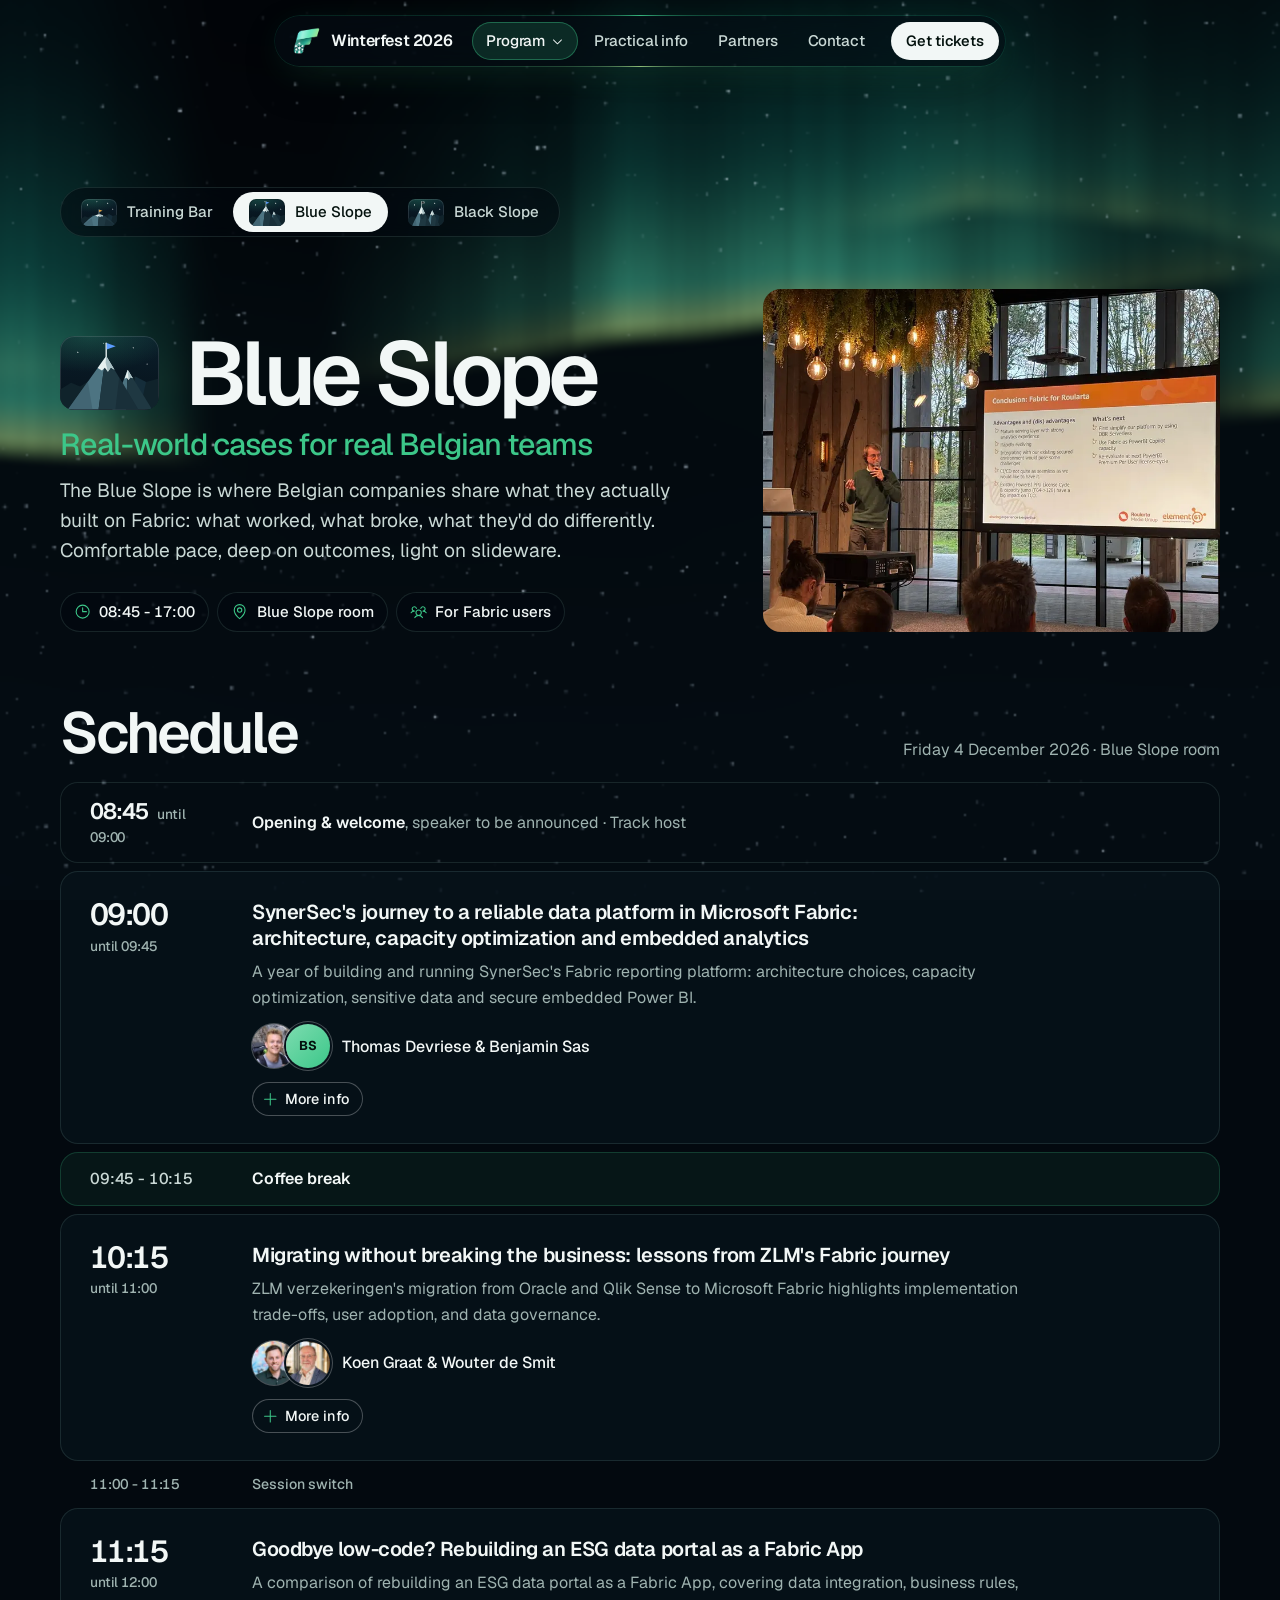
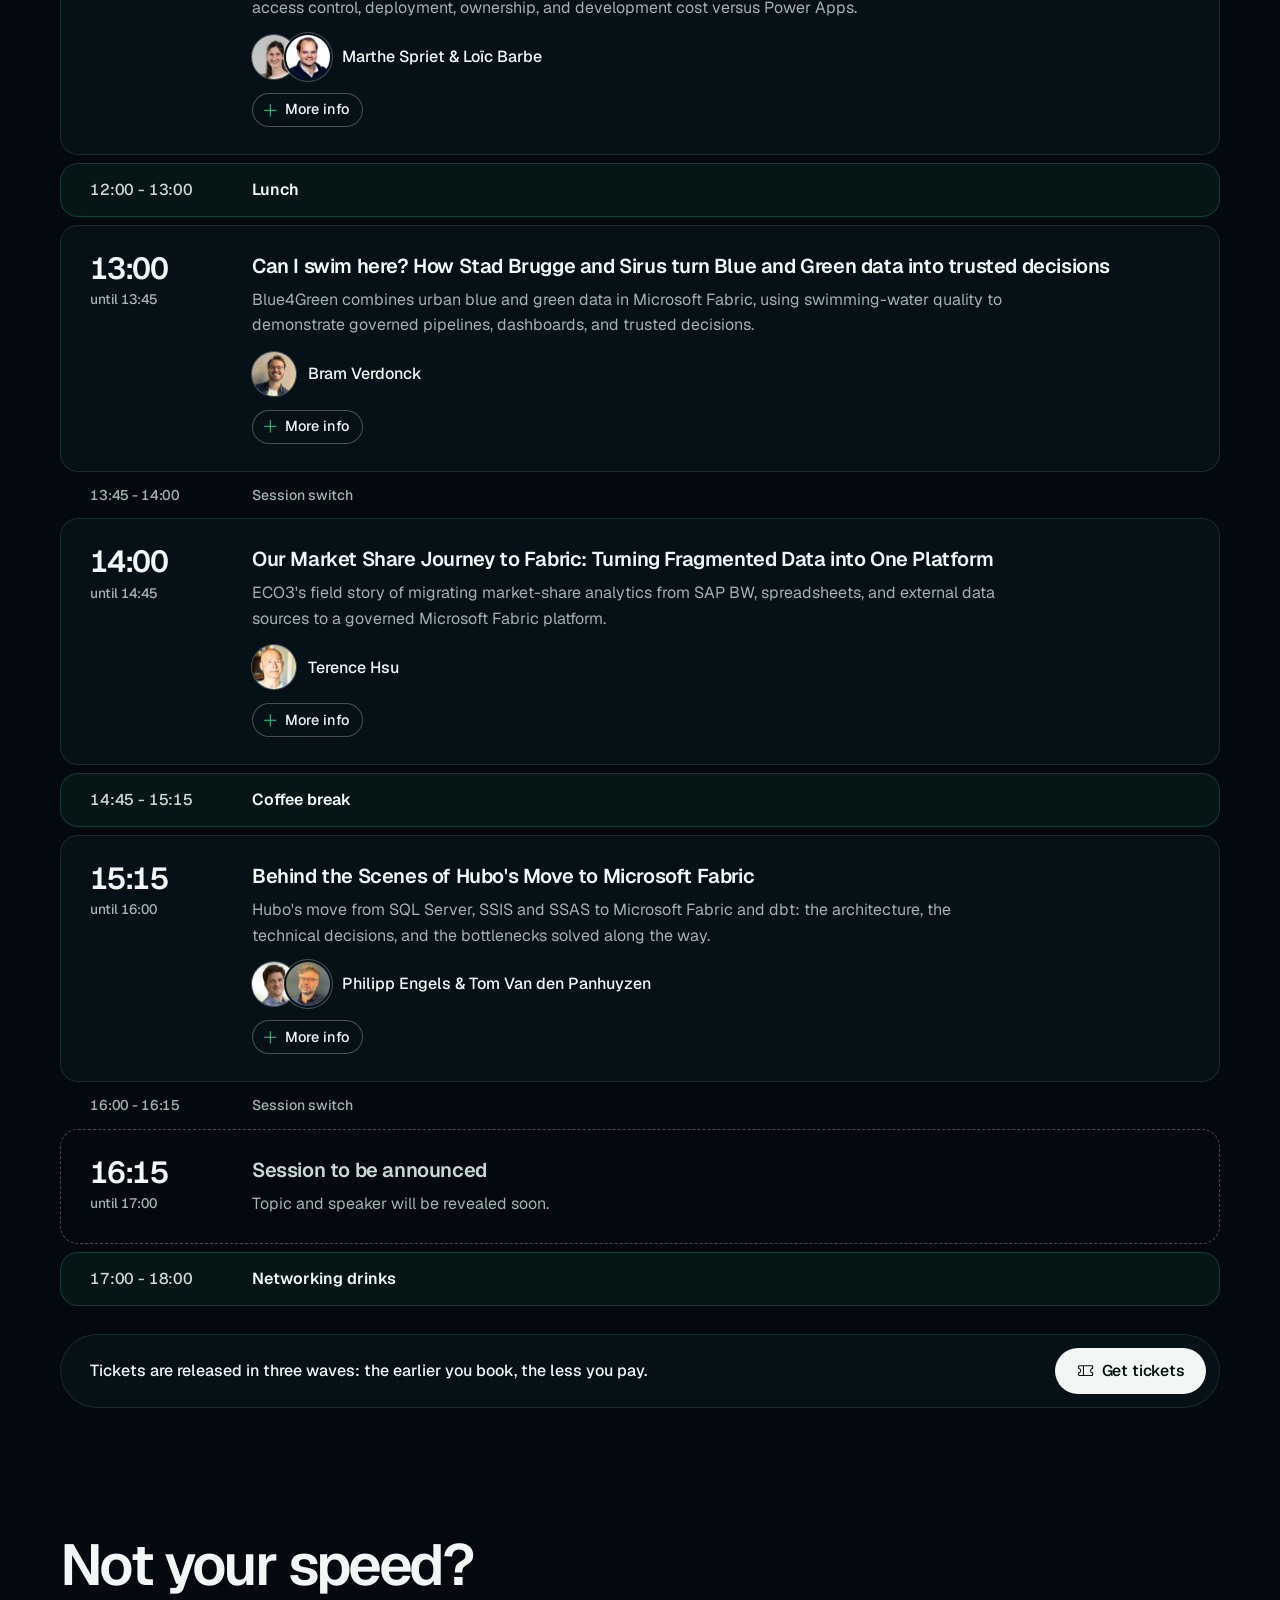
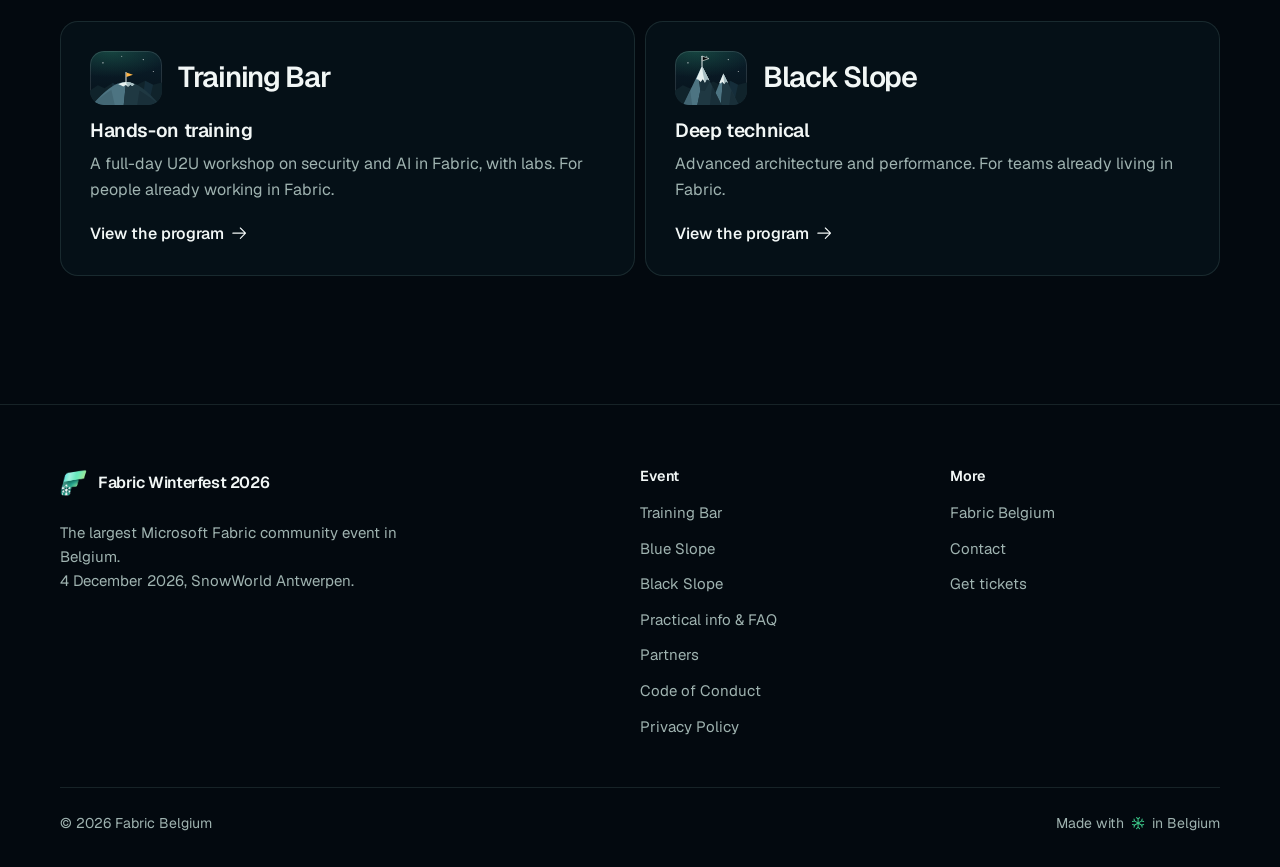
<file: tracks/blue-slope.html>
<!doctype html>
<html lang="en">
  <head>
    <meta charset="utf-8" />
    <meta name="viewport" content="width=device-width, initial-scale=1, viewport-fit=cover" />
    <title>Blue Slope | Winterfest 2026</title>
    <meta name="description" content="The Blue Slope at Winterfest 2026: Belgian customer cases on Microsoft Fabric. Real teams, real challenges, real outcomes." />
    <meta name="theme-color" content="#03090f" />
    <meta property="og:type" content="website" />
    <meta property="og:title" content="Blue Slope | Winterfest 2026" />
    <meta property="og:description" content="The Blue Slope at Winterfest 2026: Belgian customer cases on Microsoft Fabric. Real teams, real challenges, real outcomes." />
    <meta property="og:image" content="https://fabricwinterfest.be/assets/img/og-image.jpg" />
    <meta property="og:url" content="https://fabricwinterfest.be/tracks/blue-slope.html" />
    <link rel="preload" href="../assets/fonts/geist-variable.woff2" as="font" type="font/woff2" crossorigin />
    <link rel="stylesheet" href="../assets/css/site.css" />
    <link rel="icon" type="image/png" href="../assets/img/logo/Fabric%20Belgium%20logo.png" />
  </head>
  <body>
    <a class="skip-link" href="#main">Skip to content</a>
    <canvas class="aurora aurora--page" data-edge="0.6" data-amp="1.1" data-scroll="1" aria-hidden="true"></canvas>

    <header class="site-header">
      <div class="wrap header-inner">
        <a class="brand" href="../index.html" aria-label="Fabric Winterfest 2026 home">
          <img src="../assets/img/logo/Fabric%20Belgium%20logo.png" alt="" width="30" height="30" />
          <span class="brand-name">Winterfest 2026</span>
        </a>
        <button class="nav-link menu-toggle" type="button" aria-expanded="false" aria-controls="site-nav" data-icons="../assets/img/icons.svg">
          <span class="sr-only">Menu</span>
          <svg class="icon" aria-hidden="true"><use href="../assets/img/icons.svg#i-list"></use></svg>
        </button>
        <nav class="nav" id="site-nav" aria-label="Primary">
          <ul class="nav-list">
            <li class="nav-program">
              <button class="nav-link" type="button" aria-expanded="false" aria-controls="program-menu">
                Program <svg class="icon" aria-hidden="true"><use href="../assets/img/icons.svg#i-caret-down"></use></svg>
              </button>
              <div class="program-menu" id="program-menu" hidden>
                <a href="../tracks/training-bar.html"><span class="slope-badge slope-badge--training" aria-hidden="true"><svg class="slope-icon"><use href="../assets/img/icons.svg#i-slope-1"></use></svg></span>Training Bar</a>
                <a href="../tracks/blue-slope.html" aria-current="page"><span class="slope-badge slope-badge--blue" aria-hidden="true"><svg class="slope-icon"><use href="../assets/img/icons.svg#i-slope-2"></use></svg></span>Blue Slope</a>
                <a href="../tracks/black-slope.html"><span class="slope-badge slope-badge--black" aria-hidden="true"><svg class="slope-icon"><use href="../assets/img/icons.svg#i-slope-3"></use></svg></span>Black Slope</a>
              </div>
            </li>
            <li><a class="nav-link" href="../practical.html">Practical info</a></li>
            <li><a class="nav-link" href="../partners.html">Partners</a></li>
            <li><a class="nav-link" href="../contact.html">Contact</a></li>
          </ul>
          <a class="btn btn--primary btn--small" href="https://weeztix.shop/xq3nq9kq" target="_blank" rel="noopener">Get tickets</a>
        </nav>
      </div>
    </header>

    <main id="main">

      <section class="page-head track--blue" aria-labelledby="track-title">
        <div class="wrap">
          <nav class="slope-switch" aria-label="Slopes">
          <a href="training-bar.html"><span class="slope-badge slope-badge--training" aria-hidden="true"><svg class="slope-icon"><use href="../assets/img/icons.svg#i-slope-1"></use></svg></span>Training Bar</a>
          <a href="blue-slope.html" aria-current="page"><span class="slope-badge slope-badge--blue" aria-hidden="true"><svg class="slope-icon"><use href="../assets/img/icons.svg#i-slope-2"></use></svg></span>Blue Slope</a>
          <a href="black-slope.html"><span class="slope-badge slope-badge--black" aria-hidden="true"><svg class="slope-icon"><use href="../assets/img/icons.svg#i-slope-3"></use></svg></span>Black Slope</a>
          </nav>
          <div class="track-grid">
            <div>
              <h1 id="track-title" class="track-title"><span class="slope-badge slope-badge--blue" aria-hidden="true"><svg class="slope-icon"><use href="../assets/img/icons.svg#i-slope-2"></use></svg></span>Blue Slope</h1>
              <p class="track-tagline">Real-world cases for real Belgian teams</p>
              <p class="lede">The Blue Slope is where Belgian companies share what they actually built on Fabric: what worked, what broke, what they'd do differently. Comfortable pace, deep on outcomes, light on slideware.</p>
              <ul class="track-facts">
              <li><svg class="icon" aria-hidden="true"><use href="../assets/img/icons.svg#i-clock"></use></svg><span class="num">08:45 - 17:00</span></li>
              <li><svg class="icon" aria-hidden="true"><use href="../assets/img/icons.svg#i-map-pin"></use></svg><span>Blue Slope room</span></li>
              <li><svg class="icon" aria-hidden="true"><use href="../assets/img/icons.svg#i-users-three"></use></svg><span>For Fabric users</span></li>
              </ul>
            </div>
            <figure class="track-photo"><img src="../assets/img/photos/web/event-38-1600.webp" srcset="../assets/img/photos/web/event-38-800.webp 800w, ../assets/img/photos/web/event-38-1600.webp 1600w" sizes="(max-width: 900px) 100vw, 40vw" width="1600" height="1200" fetchpriority="high" alt="A speaker presenting a case study in the main session room" /></figure>
          </div>
        </div>
      </section>

      <section class="section section--tight track--blue" aria-labelledby="schedule-title">
        <div class="wrap">
          <div class="schedule-head">
            <h2 id="schedule-title">Schedule</h2>
            <p class="muted">Friday 4 December 2026 &middot; Blue Slope room</p>
          </div>
          <ol class="schedule">
          <li class="slot slot--tba">
            <p class="slot-time num"><time>08:45</time><small>until 09:00</small></p>
            <p class="tba"><strong>Opening &amp; welcome</strong>, speaker to be announced<span class="muted"> &middot; Track host</span></p>
          </li>
          <li class="slot">
            <p class="slot-time num"><time>09:00</time><small>until 09:45</small></p>
            <div>
              <h3>SynerSec's journey to a reliable data platform in Microsoft Fabric: architecture, capacity optimization and embedded analytics</h3>
              <p>A year of building and running SynerSec's Fabric reporting platform: architecture choices, capacity optimization, sensitive data and secure embedded Power BI.</p>
              <p class="speaker"><span class="speaker-photos"><img class="speaker-photo" src="../assets/img/speakers/thomas-devriese.webp" alt="" width="44" height="44" loading="lazy" decoding="async" /><span class="speaker-initials" aria-hidden="true">BS</span></span>Thomas Devriese &amp; Benjamin Sas</p>
              <details class="abstract">
                <summary><svg class="icon" aria-hidden="true"><use href="../assets/img/icons.svg#i-plus"></use></svg>More info</summary>
                <div class="abstract-body">
                  <p>What can you learn from a year of building, running and optimizing a real-world Microsoft Fabric reporting platform? In this customer use case session, we'll share our lessons learned, practical tips and insights from designing and operating a Fabric-based reporting platform for our customer SynerSec.</p>
                  <p>We'll cover the architectural choices, implementation challenges and practical tricks we discovered along the way: from data integration and maintainable pipelines to Fabric capacity optimization, sensitive data and secure embedded Power BI.</p>
                </div>
              </details>
            </div>
          </li>
          <li class="slot slot--break">
            <p class="slot-time num"><time>09:45</time> - <time>10:15</time></p>
            <p class="break-label">Coffee break</p>
          </li>
          <li class="slot">
            <p class="slot-time num"><time>10:15</time><small>until 11:00</small></p>
            <div>
              <h3>Migrating without breaking the business: lessons from ZLM's Fabric journey</h3>
              <p>ZLM verzekeringen's migration from Oracle and Qlik Sense to Microsoft Fabric highlights implementation trade-offs, user adoption, and data governance.</p>
              <p class="speaker"><span class="speaker-photos"><img class="speaker-photo" src="../assets/img/speakers/koen-graat.webp" alt="" width="44" height="44" loading="lazy" decoding="async" /><img class="speaker-photo" src="../assets/img/speakers/wouter-de-smit.webp" alt="" width="44" height="44" loading="lazy" decoding="async" /></span>Koen Graat &amp; Wouter de Smit</p>
              <details class="abstract">
                <summary><svg class="icon" aria-hidden="true"><use href="../assets/img/icons.svg#i-plus"></use></svg>More info</summary>
                <div class="abstract-body">
                  <p>ZLM verzekeringen is an insurance company headquartered in Goes Netherlands. In 2026 ZLM started a significant transformation of their data landscape, moving from an on-premises Oracle warehouse + Qlik Sense to a full Fabric platform. ZLM went for a full-fledged Fabric implementation including Fabric Data Factory, dbt, Fabric warehouses, notebooks, Purview and Power BI. Very recently we also introduced the recently announced Rayfin apps.</p>
                  <p>It is not easy to take a company to the next level while keeping end-users in mind by not altering the business processes too much. In this session we will discuss the process of moving from zero to production, how the business responded to this new platform, the trade-offs we had to make while implementing, and the importance of data governance.</p>
                </div>
              </details>
            </div>
          </li>
          <li class="slot slot--break slot--switch">
            <p class="slot-time num"><time>11:00</time> - <time>11:15</time></p>
            <p class="break-label">Session switch</p>
          </li>
          <li class="slot">
            <p class="slot-time num"><time>11:15</time><small>until 12:00</small></p>
            <div>
              <h3>Goodbye low-code? Rebuilding an ESG data portal as a Fabric App</h3>
              <p>A comparison of rebuilding an ESG data portal as a Fabric App, covering data integration, business rules, access control, deployment, ownership, and development cost versus Power Apps.</p>
              <p class="speaker"><span class="speaker-photos"><img class="speaker-photo" src="../assets/img/speakers/marthe-spriet.webp" alt="" width="44" height="44" loading="lazy" decoding="async" /><img class="speaker-photo" src="../assets/img/speakers/loic-barbe.webp" alt="" width="44" height="44" loading="lazy" decoding="async" /></span>Marthe Spriet &amp; Lo&iuml;c Barbe</p>
              <details class="abstract">
                <summary><svg class="icon" aria-hidden="true"><use href="../assets/img/icons.svg#i-plus"></use></svg>More info</summary>
                <div class="abstract-body">
                  <p>Not every number comes from a source system. For ESG reporting at a real-estate group, someone still has to maintain energy contracts, meters and the grouping of buildings. We built that portal in Power Apps, together with the business: delivered fast, but rigid in layout and interaction.</p>
                  <p>So we are rebuilding it as a Fabric App and asking out loud: can Fabric Apps become a viable alternative to Power Apps when business users own the data?</p>
                  <p>Six things decide it. How the app reads master data from the Warehouse and writes input back. Where business rules and validation live without the low-code form. What each user may see and edit, and where data can leak. How people find and reach the app. How it ships, and who owns it afterwards. And development time: low-code won on speed, but AI assisted development is closing that gap, so what does production-ready cost on top of a demo?</p>
                  <p>We show what we built, what is not good enough yet, and when we would still pick Power Apps.</p>
                </div>
              </details>
            </div>
          </li>
          <li class="slot slot--break">
            <p class="slot-time num"><time>12:00</time> - <time>13:00</time></p>
            <p class="break-label">Lunch</p>
          </li>
          <li class="slot">
            <p class="slot-time num"><time>13:00</time><small>until 13:45</small></p>
            <div>
              <h3>Can I swim here? How Stad Brugge and Sirus turn Blue and Green data into trusted decisions</h3>
              <p>Blue4Green combines urban blue and green data in Microsoft Fabric, using swimming-water quality to demonstrate governed pipelines, dashboards, and trusted decisions.</p>
              <p class="speaker"><img class="speaker-photo" src="../assets/img/speakers/bram-verdonck.webp" alt="" width="44" height="44" loading="lazy" decoding="async" />Bram Verdonck</p>
              <details class="abstract">
                <summary><svg class="icon" aria-hidden="true"><use href="../assets/img/icons.svg#i-plus"></use></svg>More info</summary>
                <div class="abstract-body">
                  <p>How do you turn a complex urban climate programme into information that both city workers and citizens can use? Blue4Green brings together blue and green data, from water quality, groundwater, rainfall, sewer overflows, and water use to urban trees, green space, and heat stress, in Microsoft Fabric. Stad Brugge and Sirus are building a shared data platform, a policy dashboard for city teams, and a citizen dashboard for clear public communication.</p>
                  <p>Rather than touring every dataset, project lead Astrid Stroobant and the Sirus and Urban Sense technical team use one critical case, swimming-water quality, to reveal the full solution. We combine sensors, Bruges' city lab and VMM samples, and scraped public algae and swimming information, then trace them through metadata-driven pipelines, a medallion architecture, dbt, Direct Lake, and Power BI. A live demo connects platform engineering, policy decisions, and citizen trust, with reusable lessons on multi-partner data, governance, provenance, and communication.</p>
                </div>
              </details>
            </div>
          </li>
          <li class="slot slot--break slot--switch">
            <p class="slot-time num"><time>13:45</time> - <time>14:00</time></p>
            <p class="break-label">Session switch</p>
          </li>
          <li class="slot">
            <p class="slot-time num"><time>14:00</time><small>until 14:45</small></p>
            <div>
              <h3>Our Market Share Journey to Fabric: Turning Fragmented Data into One Platform</h3>
              <p>ECO3's field story of migrating market-share analytics from SAP BW, spreadsheets, and external data sources to a governed Microsoft Fabric platform.</p>
              <p class="speaker"><img class="speaker-photo" src="../assets/img/speakers/terence-hsu.webp" alt="" width="44" height="44" loading="lazy" decoding="async" />Terence Hsu</p>
              <details class="abstract">
                <summary><svg class="icon" aria-hidden="true"><use href="../assets/img/icons.svg#i-plus"></use></svg>More info</summary>
                <div class="abstract-body">
                  <p>ECO3 had already started adopting Microsoft Fabric, but its global market-share analytics solution presented a different challenge: migrating business-critical reporting from SAP BW, spreadsheets, external market data providers, and fragmented datasets into one governed platform.</p>
                  <p>In this session, we share how the team developed and began implementing a migration blueprint aligned with ECO3's broader Fabric direction. We will explore the business problem, the target architecture, the decisions behind the selected Fabric components, and the project's progress so far.</p>
                  <p>This is an honest field story about what has worked, what has proved more difficult than expected, and how the blueprint has evolved during implementation. Attendees will leave with practical lessons and a reusable approach for structuring their own migration to Microsoft Fabric.</p>
                </div>
              </details>
            </div>
          </li>
          <li class="slot slot--break">
            <p class="slot-time num"><time>14:45</time> - <time>15:15</time></p>
            <p class="break-label">Coffee break</p>
          </li>
          <li class="slot">
            <p class="slot-time num"><time>15:15</time><small>until 16:00</small></p>
            <div>
              <h3>Behind the Scenes of Hubo's Move to Microsoft Fabric</h3>
              <p>Hubo's move from SQL Server, SSIS and SSAS to Microsoft Fabric and dbt: the architecture, the technical decisions, and the bottlenecks solved along the way.</p>
              <p class="speaker"><span class="speaker-photos"><img class="speaker-photo" src="../assets/img/speakers/philipp-engels.webp" alt="" width="44" height="44" loading="lazy" decoding="async" /><img class="speaker-photo" src="../assets/img/speakers/tom-van-den-panhuyzen.webp" alt="" width="44" height="44" loading="lazy" decoding="async" /></span>Philipp Engels &amp; Tom Van den Panhuyzen</p>
              <details class="abstract">
                <summary><svg class="icon" aria-hidden="true"><use href="../assets/img/icons.svg#i-plus"></use></svg>More info</summary>
                <div class="abstract-body">
                  <p>Hubo has been running its reporting on an on-premises setup using SQL Server, SSIS, and SSAS. They're now moving to Microsoft Fabric and dbt.</p>
                  <p>In this session, we'll share why Hubo decided to make the switch, what the new setup looks like, and how far we've come.</p>
                  <p>We'll go through the architecture, including how we've structured Fabric and dbt, how data lands in a Lakehouse, and how we use dbt to transform it in a Warehouse. We'll also share the technical decisions we've made, the challenges and bottlenecks we've encountered, and how we've solved them.</p>
                  <p>Whether you're planning a similar migration or simply curious about combining Microsoft Fabric and dbt, this session offers a practical look at what it takes to bring a traditional BI environment into the modern data world.</p>
                </div>
              </details>
            </div>
          </li>
          <li class="slot slot--break slot--switch">
            <p class="slot-time num"><time>16:00</time> - <time>16:15</time></p>
            <p class="break-label">Session switch</p>
          </li>
          <li class="slot slot--placeholder">
            <p class="slot-time num"><time>16:15</time><small>until 17:00</small></p>
            <div>
              <h3>Session to be announced</h3>
              <p>Topic and speaker will be revealed soon.</p>
            </div>
          </li>
          <li class="slot slot--break">
            <p class="slot-time num"><time>17:00</time> - <time>18:00</time></p>
            <p class="break-label">Networking drinks</p>
          </li>
          </ol>
          <div class="track-cta">
            <p>Tickets are released in three waves: the earlier you book, the less you pay.</p>
            <a class="btn btn--primary" href="https://weeztix.shop/xq3nq9kq" target="_blank" rel="noopener"><svg class="icon" aria-hidden="true"><use href="../assets/img/icons.svg#i-ticket"></use></svg><span>Get tickets</span></a>
          </div>
        </div>
      </section>

      <section class="section section--tight" aria-labelledby="others-title">
        <div class="wrap">
          <h2 id="others-title">Not your speed?</h2>
          <div class="other-slopes">
          <a class="other-slope" href="training-bar.html">
            <span class="piste-name"><span class="slope-badge slope-badge--training" aria-hidden="true"><svg class="slope-icon"><use href="../assets/img/icons.svg#i-slope-1"></use></svg></span>Training Bar</span>
            <h3>Hands-on training</h3>
            <p>A full-day U2U workshop on security and AI in Fabric, with labs. For people already working in Fabric.</p>
            <span class="link-arrow">View the program <svg class="icon" aria-hidden="true"><use href="../assets/img/icons.svg#i-arrow-right"></use></svg></span>
          </a>
          <a class="other-slope" href="black-slope.html">
            <span class="piste-name"><span class="slope-badge slope-badge--black" aria-hidden="true"><svg class="slope-icon"><use href="../assets/img/icons.svg#i-slope-3"></use></svg></span>Black Slope</span>
            <h3>Deep technical</h3>
            <p>Advanced architecture and performance. For teams already living in Fabric.</p>
            <span class="link-arrow">View the program <svg class="icon" aria-hidden="true"><use href="../assets/img/icons.svg#i-arrow-right"></use></svg></span>
          </a>
          </div>
        </div>
      </section>
    </main>

    <footer class="site-footer">
      <div class="wrap">
        <div class="footer-grid">
          <div>
            <a class="brand" href="../index.html">
              <img src="../assets/img/logo/Fabric%20Belgium%20logo.png" alt="" width="30" height="30" />
              <span class="brand-name">Fabric Winterfest 2026</span>
            </a>
            <p>The largest Microsoft Fabric community event in Belgium.<br />4 December 2026, SnowWorld Antwerpen.</p>
          </div>
          <div>
            <h2>Event</h2>
            <ul>
              <li><a href="../tracks/training-bar.html">Training Bar</a></li>
              <li><a href="../tracks/blue-slope.html">Blue Slope</a></li>
              <li><a href="../tracks/black-slope.html">Black Slope</a></li>
              <li><a href="../practical.html">Practical info &amp; FAQ</a></li>
              <li><a href="../partners.html">Partners</a></li>
              <li><a href="../code-of-conduct.html">Code of Conduct</a></li>
              <li><a href="../privacy.html">Privacy Policy</a></li>
            </ul>
          </div>
          <div>
            <h2>More</h2>
            <ul>
              <li><a href="https://www.fabricbelgium.be/" target="_blank" rel="noopener">Fabric Belgium</a></li>
              <li><a href="../contact.html">Contact</a></li>
              <li><a href="https://weeztix.shop/xq3nq9kq" target="_blank" rel="noopener">Get tickets</a></li>
            </ul>
          </div>
        </div>
        <div class="footer-base">
          <span>&copy; 2026 Fabric Belgium</span>
          <span class="made">Made with <svg class="icon" role="img" aria-label="snow"><use href="../assets/img/icons.svg#i-snowflake"></use></svg> in Belgium</span>
        </div>
      </div>
    </footer>

    <script src="../assets/js/aurora.js" defer></script>
    <script src="../assets/js/site.js" defer></script>
  </body>
</html>
</file>
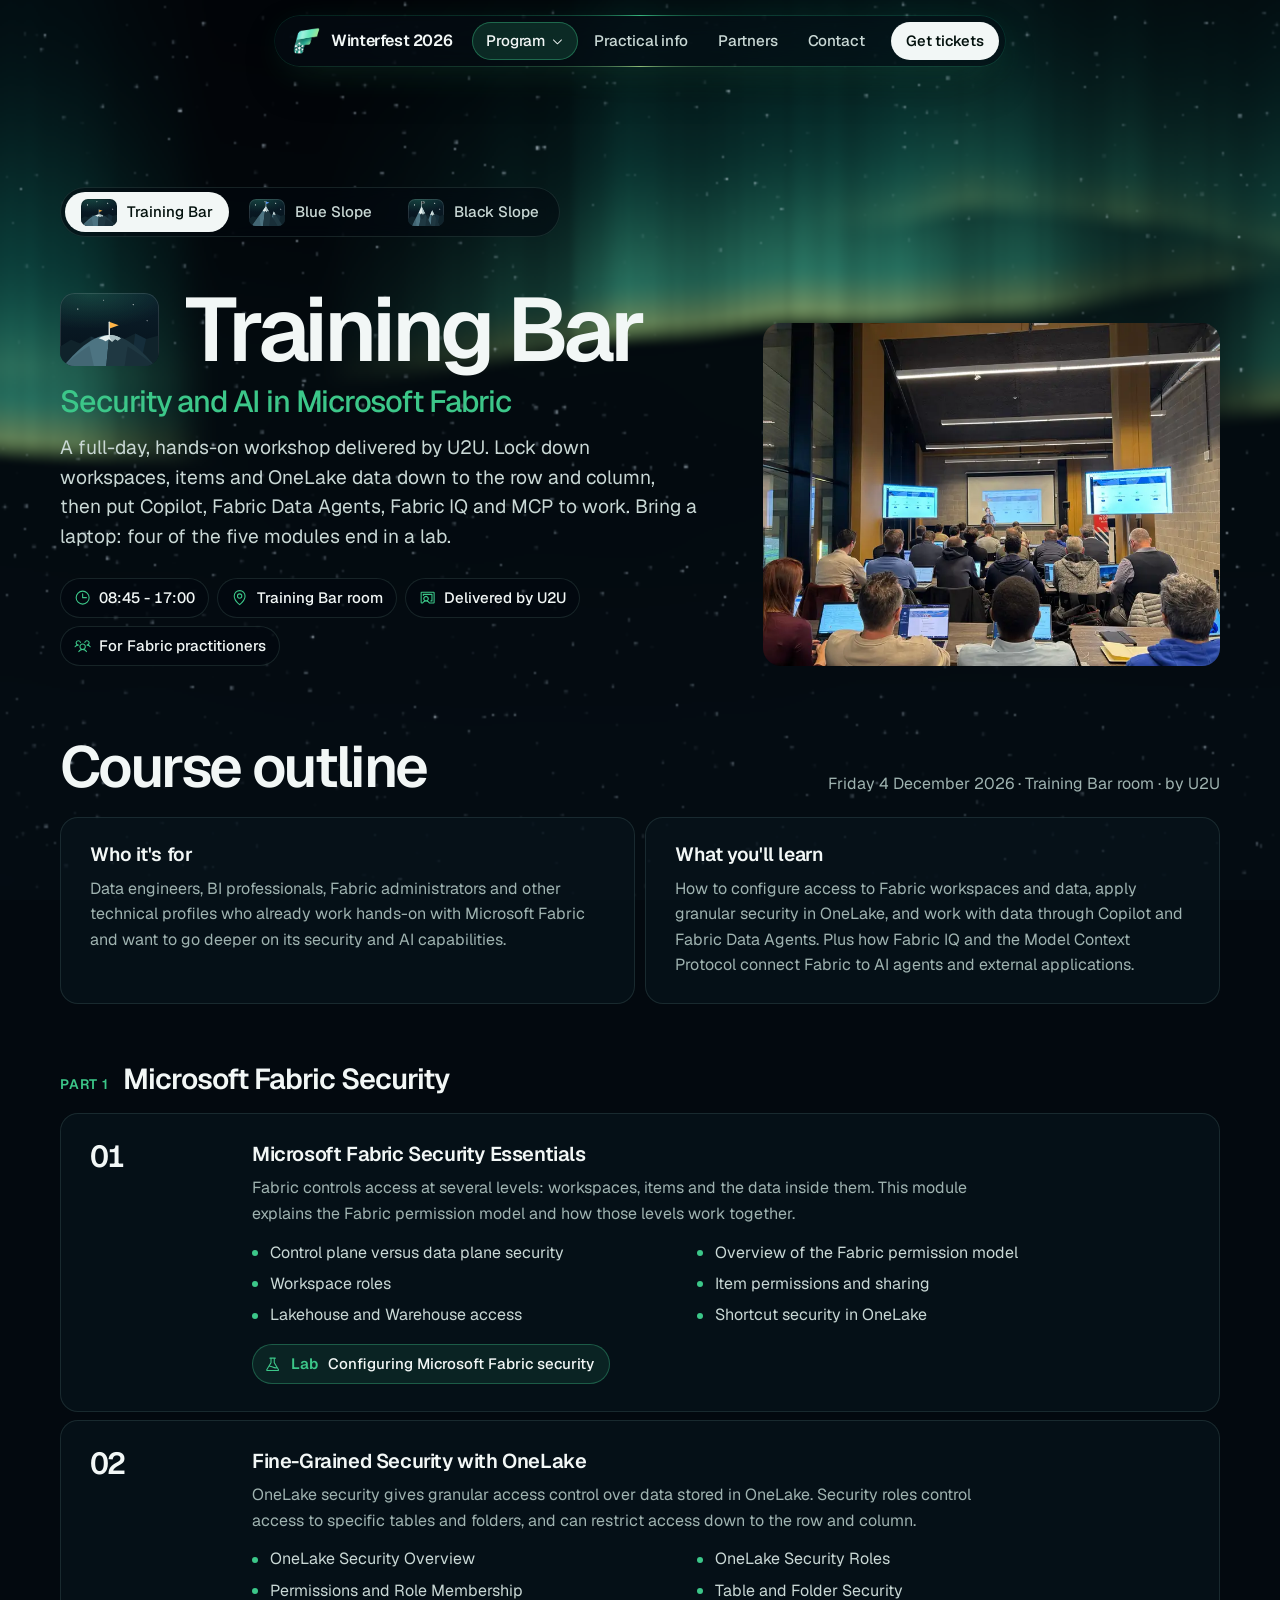
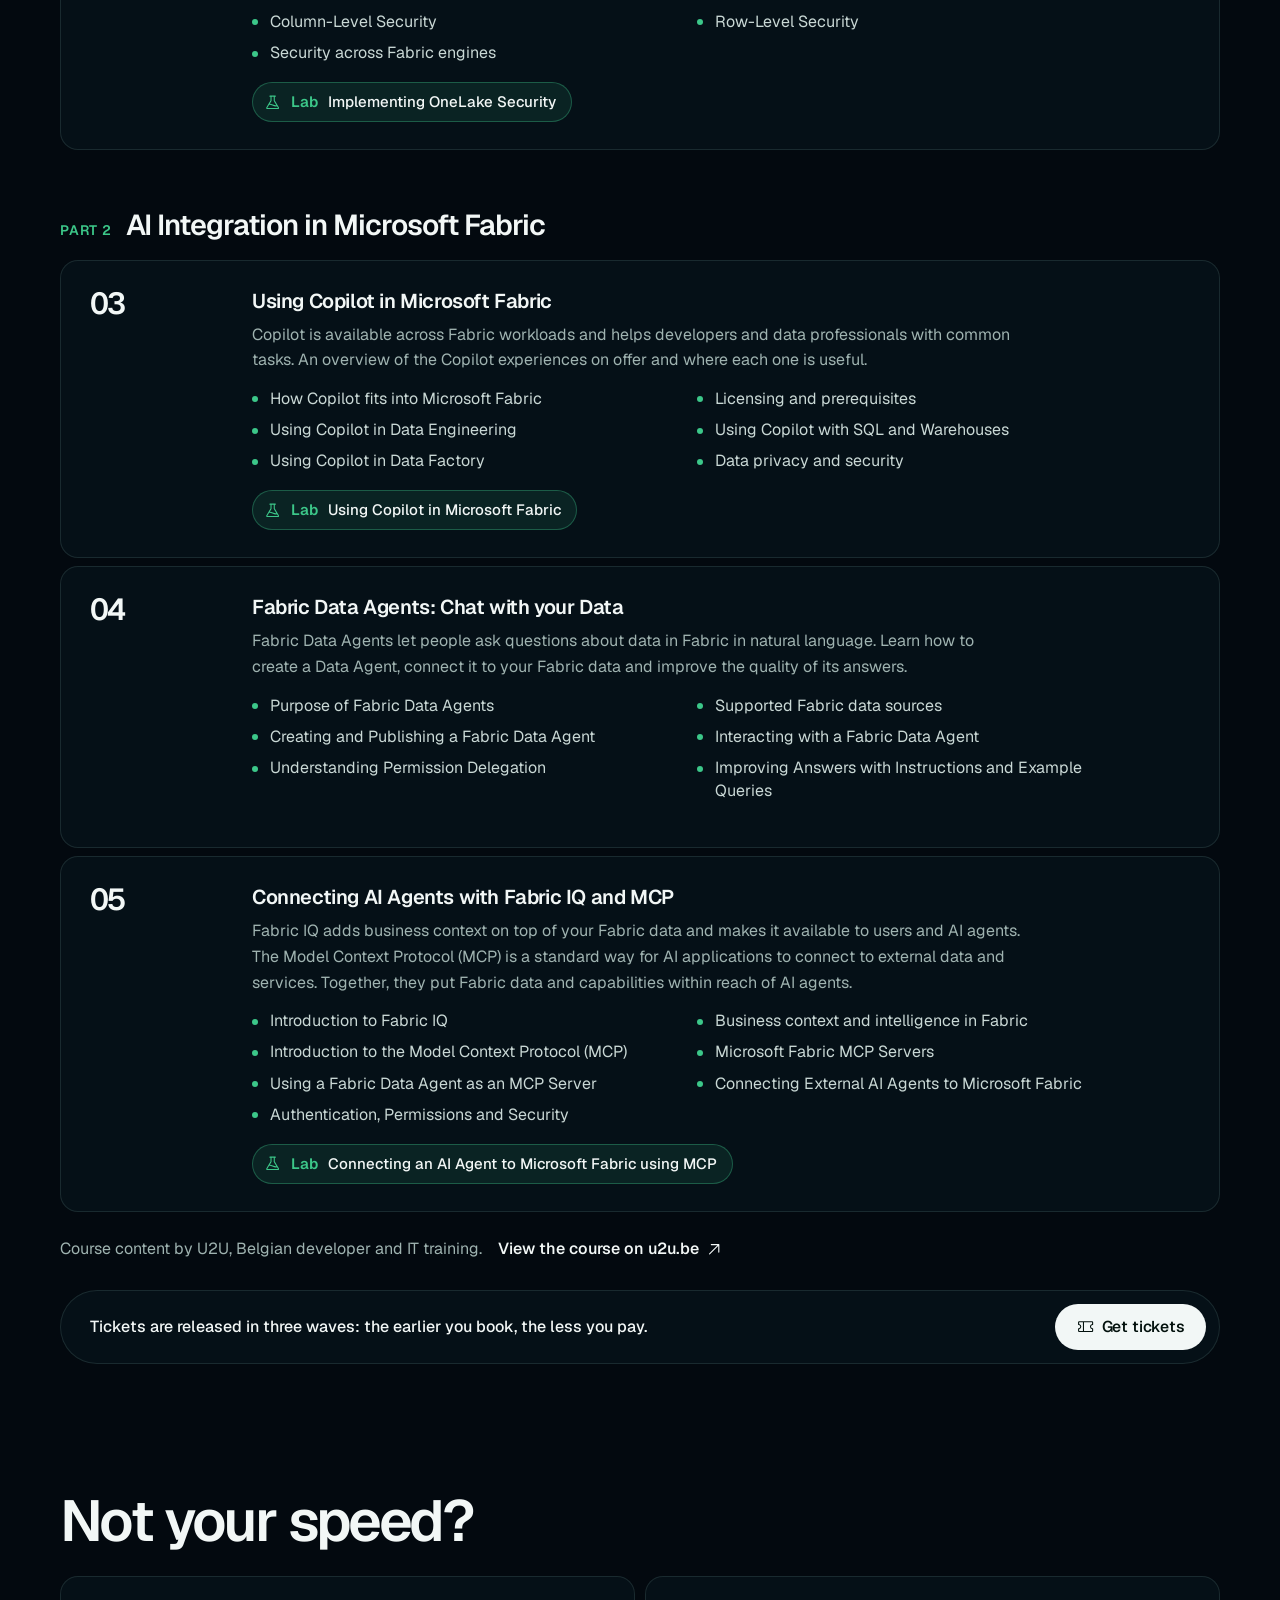
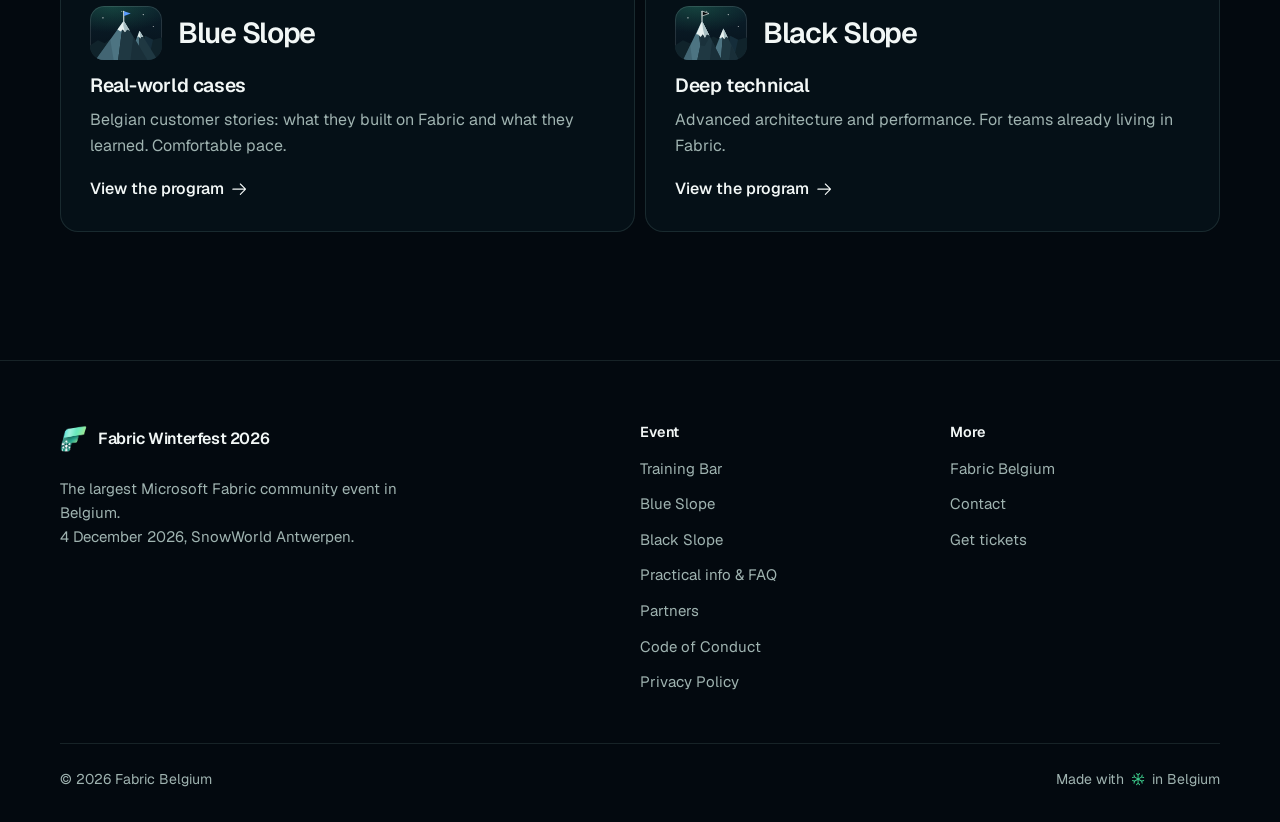
<file: tracks/training-bar.html>
<!doctype html>
<html lang="en">
  <head>
    <meta charset="utf-8" />
    <meta name="viewport" content="width=device-width, initial-scale=1, viewport-fit=cover" />
    <title>Training Bar | Winterfest 2026</title>
    <meta name="description" content="The Training Bar at Winterfest 2026: a full-day, hands-on workshop by U2U on security and AI in Microsoft Fabric, from OneLake security to Copilot, Fabric Data Agents and MCP." />
    <meta name="theme-color" content="#03090f" />
    <meta property="og:type" content="website" />
    <meta property="og:title" content="Training Bar | Winterfest 2026" />
    <meta property="og:description" content="The Training Bar at Winterfest 2026: a full-day, hands-on workshop by U2U on security and AI in Microsoft Fabric, from OneLake security to Copilot, Fabric Data Agents and MCP." />
    <meta property="og:image" content="https://fabricwinterfest.be/assets/img/og-image.jpg" />
    <meta property="og:url" content="https://fabricwinterfest.be/tracks/training-bar.html" />
    <link rel="preload" href="../assets/fonts/geist-variable.woff2" as="font" type="font/woff2" crossorigin />
    <link rel="stylesheet" href="../assets/css/site.css" />
    <link rel="icon" type="image/png" href="../assets/img/logo/Fabric%20Belgium%20logo.png" />
  </head>
  <body>
    <a class="skip-link" href="#main">Skip to content</a>
    <canvas class="aurora aurora--page" data-edge="0.6" data-amp="1.1" data-scroll="1" aria-hidden="true"></canvas>

    <header class="site-header">
      <div class="wrap header-inner">
        <a class="brand" href="../index.html" aria-label="Fabric Winterfest 2026 home">
          <img src="../assets/img/logo/Fabric%20Belgium%20logo.png" alt="" width="30" height="30" />
          <span class="brand-name">Winterfest 2026</span>
        </a>
        <button class="nav-link menu-toggle" type="button" aria-expanded="false" aria-controls="site-nav" data-icons="../assets/img/icons.svg">
          <span class="sr-only">Menu</span>
          <svg class="icon" aria-hidden="true"><use href="../assets/img/icons.svg#i-list"></use></svg>
        </button>
        <nav class="nav" id="site-nav" aria-label="Primary">
          <ul class="nav-list">
            <li class="nav-program">
              <button class="nav-link" type="button" aria-expanded="false" aria-controls="program-menu">
                Program <svg class="icon" aria-hidden="true"><use href="../assets/img/icons.svg#i-caret-down"></use></svg>
              </button>
              <div class="program-menu" id="program-menu" hidden>
                <a href="../tracks/training-bar.html" aria-current="page"><span class="slope-badge slope-badge--training" aria-hidden="true"><svg class="slope-icon"><use href="../assets/img/icons.svg#i-slope-1"></use></svg></span>Training Bar</a>
                <a href="../tracks/blue-slope.html"><span class="slope-badge slope-badge--blue" aria-hidden="true"><svg class="slope-icon"><use href="../assets/img/icons.svg#i-slope-2"></use></svg></span>Blue Slope</a>
                <a href="../tracks/black-slope.html"><span class="slope-badge slope-badge--black" aria-hidden="true"><svg class="slope-icon"><use href="../assets/img/icons.svg#i-slope-3"></use></svg></span>Black Slope</a>
              </div>
            </li>
            <li><a class="nav-link" href="../practical.html">Practical info</a></li>
            <li><a class="nav-link" href="../partners.html">Partners</a></li>
            <li><a class="nav-link" href="../contact.html">Contact</a></li>
          </ul>
          <a class="btn btn--primary btn--small" href="https://weeztix.shop/xq3nq9kq" target="_blank" rel="noopener">Get tickets</a>
        </nav>
      </div>
    </header>

    <main id="main">

      <section class="page-head track--training" aria-labelledby="track-title">
        <div class="wrap">
          <nav class="slope-switch" aria-label="Slopes">
          <a href="training-bar.html" aria-current="page"><span class="slope-badge slope-badge--training" aria-hidden="true"><svg class="slope-icon"><use href="../assets/img/icons.svg#i-slope-1"></use></svg></span>Training Bar</a>
          <a href="blue-slope.html"><span class="slope-badge slope-badge--blue" aria-hidden="true"><svg class="slope-icon"><use href="../assets/img/icons.svg#i-slope-2"></use></svg></span>Blue Slope</a>
          <a href="black-slope.html"><span class="slope-badge slope-badge--black" aria-hidden="true"><svg class="slope-icon"><use href="../assets/img/icons.svg#i-slope-3"></use></svg></span>Black Slope</a>
          </nav>
          <div class="track-grid">
            <div>
              <h1 id="track-title" class="track-title"><span class="slope-badge slope-badge--training" aria-hidden="true"><svg class="slope-icon"><use href="../assets/img/icons.svg#i-slope-1"></use></svg></span>Training Bar</h1>
              <p class="track-tagline">Security and AI in Microsoft Fabric</p>
              <p class="lede">A full-day, hands-on workshop delivered by U2U. Lock down workspaces, items and OneLake data down to the row and column, then put Copilot, Fabric Data Agents, Fabric IQ and MCP to work. Bring a laptop: four of the five modules end in a lab.</p>
              <ul class="track-facts">
              <li><svg class="icon" aria-hidden="true"><use href="../assets/img/icons.svg#i-clock"></use></svg><span class="num">08:45 - 17:00</span></li>
              <li><svg class="icon" aria-hidden="true"><use href="../assets/img/icons.svg#i-map-pin"></use></svg><span>Training Bar room</span></li>
              <li><svg class="icon" aria-hidden="true"><use href="../assets/img/icons.svg#i-chalkboard-teacher"></use></svg><span>Delivered by U2U</span></li>
              <li><svg class="icon" aria-hidden="true"><use href="../assets/img/icons.svg#i-users-three"></use></svg><span>For Fabric practitioners</span></li>
              </ul>
            </div>
            <figure class="track-photo"><img src="../assets/img/photos/web/event-39-1600.webp" srcset="../assets/img/photos/web/event-39-800.webp 800w, ../assets/img/photos/web/event-39-1600.webp 1600w" sizes="(max-width: 900px) 100vw, 40vw" width="1600" height="1200" fetchpriority="high" alt="Attendees following a session on their laptops" /></figure>
          </div>
        </div>
      </section>

      <section class="section section--tight track--training" aria-labelledby="outline-title">
        <div class="wrap">
          <div class="schedule-head">
            <h2 id="outline-title">Course outline</h2>
            <p class="muted">Friday 4 December 2026 &middot; Training Bar room &middot; by U2U</p>
          </div>
          <div class="course-intro">
            <div>
              <h3>Who it's for</h3>
              <p>Data engineers, BI professionals, Fabric administrators and other technical profiles who already work hands-on with Microsoft Fabric and want to go deeper on its security and AI capabilities.</p>
            </div>
            <div>
              <h3>What you'll learn</h3>
              <p>How to configure access to Fabric workspaces and data, apply granular security in OneLake, and work with data through Copilot and Fabric Data Agents. Plus how Fabric IQ and the Model Context Protocol connect Fabric to AI agents and external applications.</p>
            </div>
          </div>

          <div class="course-part">
            <p class="part-label">Part 1</p>
            <h3>Microsoft Fabric Security</h3>
          </div>
          <ol class="schedule">
          <li class="slot">
            <p class="slot-time num">01</p>
            <div>
              <h4>Microsoft Fabric Security Essentials</h4>
              <p>Fabric controls access at several levels: workspaces, items and the data inside them. This module explains the Fabric permission model and how those levels work together.</p>
              <ul class="topics">
                <li>Control plane versus data plane security</li>
                <li>Overview of the Fabric permission model</li>
                <li>Workspace roles</li>
                <li>Item permissions and sharing</li>
                <li>Lakehouse and Warehouse access</li>
                <li>Shortcut security in OneLake</li>
              </ul>
              <p class="lab"><svg class="icon" aria-hidden="true"><use href="../assets/img/icons.svg#i-flask"></use></svg><span><strong>Lab</strong> Configuring Microsoft Fabric security</span></p>
            </div>
          </li>
          <li class="slot">
            <p class="slot-time num">02</p>
            <div>
              <h4>Fine-Grained Security with OneLake</h4>
              <p>OneLake security gives granular access control over data stored in OneLake. Security roles control access to specific tables and folders, and can restrict access down to the row and column.</p>
              <ul class="topics">
                <li>OneLake Security Overview</li>
                <li>OneLake Security Roles</li>
                <li>Permissions and Role Membership</li>
                <li>Table and Folder Security</li>
                <li>Column-Level Security</li>
                <li>Row-Level Security</li>
                <li>Security across Fabric engines</li>
              </ul>
              <p class="lab"><svg class="icon" aria-hidden="true"><use href="../assets/img/icons.svg#i-flask"></use></svg><span><strong>Lab</strong> Implementing OneLake Security</span></p>
            </div>
          </li>
          </ol>

          <div class="course-part">
            <p class="part-label">Part 2</p>
            <h3>AI Integration in Microsoft Fabric</h3>
          </div>
          <ol class="schedule">
          <li class="slot">
            <p class="slot-time num">03</p>
            <div>
              <h4>Using Copilot in Microsoft Fabric</h4>
              <p>Copilot is available across Fabric workloads and helps developers and data professionals with common tasks. An overview of the Copilot experiences on offer and where each one is useful.</p>
              <ul class="topics">
                <li>How Copilot fits into Microsoft Fabric</li>
                <li>Licensing and prerequisites</li>
                <li>Using Copilot in Data Engineering</li>
                <li>Using Copilot with SQL and Warehouses</li>
                <li>Using Copilot in Data Factory</li>
                <li>Data privacy and security</li>
              </ul>
              <p class="lab"><svg class="icon" aria-hidden="true"><use href="../assets/img/icons.svg#i-flask"></use></svg><span><strong>Lab</strong> Using Copilot in Microsoft Fabric</span></p>
            </div>
          </li>
          <li class="slot">
            <p class="slot-time num">04</p>
            <div>
              <h4>Fabric Data Agents: Chat with your Data</h4>
              <p>Fabric Data Agents let people ask questions about data in Fabric in natural language. Learn how to create a Data Agent, connect it to your Fabric data and improve the quality of its answers.</p>
              <ul class="topics">
                <li>Purpose of Fabric Data Agents</li>
                <li>Supported Fabric data sources</li>
                <li>Creating and Publishing a Fabric Data Agent</li>
                <li>Interacting with a Fabric Data Agent</li>
                <li>Understanding Permission Delegation</li>
                <li>Improving Answers with Instructions and Example Queries</li>
              </ul>
            </div>
          </li>
          <li class="slot">
            <p class="slot-time num">05</p>
            <div>
              <h4>Connecting AI Agents with Fabric IQ and MCP</h4>
              <p>Fabric IQ adds business context on top of your Fabric data and makes it available to users and AI agents. The Model Context Protocol (MCP) is a standard way for AI applications to connect to external data and services. Together, they put Fabric data and capabilities within reach of AI agents.</p>
              <ul class="topics">
                <li>Introduction to Fabric IQ</li>
                <li>Business context and intelligence in Fabric</li>
                <li>Introduction to the Model Context Protocol (MCP)</li>
                <li>Microsoft Fabric MCP Servers</li>
                <li>Using a Fabric Data Agent as an MCP Server</li>
                <li>Connecting External AI Agents to Microsoft Fabric</li>
                <li>Authentication, Permissions and Security</li>
              </ul>
              <p class="lab"><svg class="icon" aria-hidden="true"><use href="../assets/img/icons.svg#i-flask"></use></svg><span><strong>Lab</strong> Connecting an AI Agent to Microsoft Fabric using MCP</span></p>
            </div>
          </li>
          </ol>
          <p class="course-source">Course content by U2U, Belgian developer and IT training. <a class="link-arrow" href="https://www.u2u.be/cc/ufabw" target="_blank" rel="noopener">View the course on u2u.be <svg class="icon" aria-hidden="true"><use href="../assets/img/icons.svg#i-arrow-up-right"></use></svg></a></p>
          <div class="track-cta">
            <p>Tickets are released in three waves: the earlier you book, the less you pay.</p>
            <a class="btn btn--primary" href="https://weeztix.shop/xq3nq9kq" target="_blank" rel="noopener"><svg class="icon" aria-hidden="true"><use href="../assets/img/icons.svg#i-ticket"></use></svg><span>Get tickets</span></a>
          </div>
        </div>
      </section>

      <section class="section section--tight" aria-labelledby="others-title">
        <div class="wrap">
          <h2 id="others-title">Not your speed?</h2>
          <div class="other-slopes">
          <a class="other-slope" href="blue-slope.html">
            <span class="piste-name"><span class="slope-badge slope-badge--blue" aria-hidden="true"><svg class="slope-icon"><use href="../assets/img/icons.svg#i-slope-2"></use></svg></span>Blue Slope</span>
            <h3>Real-world cases</h3>
            <p>Belgian customer stories: what they built on Fabric and what they learned. Comfortable pace.</p>
            <span class="link-arrow">View the program <svg class="icon" aria-hidden="true"><use href="../assets/img/icons.svg#i-arrow-right"></use></svg></span>
          </a>
          <a class="other-slope" href="black-slope.html">
            <span class="piste-name"><span class="slope-badge slope-badge--black" aria-hidden="true"><svg class="slope-icon"><use href="../assets/img/icons.svg#i-slope-3"></use></svg></span>Black Slope</span>
            <h3>Deep technical</h3>
            <p>Advanced architecture and performance. For teams already living in Fabric.</p>
            <span class="link-arrow">View the program <svg class="icon" aria-hidden="true"><use href="../assets/img/icons.svg#i-arrow-right"></use></svg></span>
          </a>
          </div>
        </div>
      </section>
    </main>

    <footer class="site-footer">
      <div class="wrap">
        <div class="footer-grid">
          <div>
            <a class="brand" href="../index.html">
              <img src="../assets/img/logo/Fabric%20Belgium%20logo.png" alt="" width="30" height="30" />
              <span class="brand-name">Fabric Winterfest 2026</span>
            </a>
            <p>The largest Microsoft Fabric community event in Belgium.<br />4 December 2026, SnowWorld Antwerpen.</p>
          </div>
          <div>
            <h2>Event</h2>
            <ul>
              <li><a href="../tracks/training-bar.html">Training Bar</a></li>
              <li><a href="../tracks/blue-slope.html">Blue Slope</a></li>
              <li><a href="../tracks/black-slope.html">Black Slope</a></li>
              <li><a href="../practical.html">Practical info &amp; FAQ</a></li>
              <li><a href="../partners.html">Partners</a></li>
              <li><a href="../code-of-conduct.html">Code of Conduct</a></li>
              <li><a href="../privacy.html">Privacy Policy</a></li>
            </ul>
          </div>
          <div>
            <h2>More</h2>
            <ul>
              <li><a href="https://www.fabricbelgium.be/" target="_blank" rel="noopener">Fabric Belgium</a></li>
              <li><a href="../contact.html">Contact</a></li>
              <li><a href="https://weeztix.shop/xq3nq9kq" target="_blank" rel="noopener">Get tickets</a></li>
            </ul>
          </div>
        </div>
        <div class="footer-base">
          <span>&copy; 2026 Fabric Belgium</span>
          <span class="made">Made with <svg class="icon" role="img" aria-label="snow"><use href="../assets/img/icons.svg#i-snowflake"></use></svg> in Belgium</span>
        </div>
      </div>
    </footer>

    <script src="../assets/js/aurora.js" defer></script>
    <script src="../assets/js/site.js" defer></script>
  </body>
</html>
</file>
<file: assets/css/site.css>
/* ==========================================================================
   Fabric Winterfest 2026
   Night sky with a live aurora in Fabric colours (lime, mint, teal).
   Clean Geist type, white pill actions, warm community photography.
   ========================================================================== */

/* ---- Font (self-hosted Geist, SIL OFL) ---- */
@font-face { font-family: 'Geist'; font-weight: 100 900; font-style: normal; font-display: swap; src: url('../fonts/geist-variable.woff2') format('woff2'); }

/* ---- Tokens ---- */
:root {
  color-scheme: dark;

  /* Night */
  --night: #03090f;
  --surface-1: rgba(8, 20, 28, 0.74);
  --surface-2: rgba(13, 29, 39, 0.86);
  --surface-solid: #0d1d27;
  --line: rgba(170, 225, 210, 0.12);
  --line-strong: rgba(242, 247, 246, 0.28);

  /* Text */
  --ink: #f2f7f6;
  --ink-soft: #c9d8d5;
  --muted: #9fb3b0;
  --on-light: #03110d;

  /* Aurora, from the Fabric logo */
  --green: #3cc789;       /* Fabric green: accent text, links, icons, focus */
  --teal: #128c78;
  --aurora-edge: linear-gradient(90deg, var(--teal), var(--green));

  /* Slope colours: only on the ridge of each slope icon */
  --training: #ffb547;
  --blue: #5b9cff;
  --black: #05080b;

  --font: 'Geist', ui-sans-serif, system-ui, -apple-system, 'Segoe UI', sans-serif;

  --wrap: 1240px;
  --gutter: clamp(16px, 4vw, 40px);
  --section: clamp(80px, 10vw, 128px);
  --header-h: 72px;

  /* Radius rule: pills for actions and chips, 12px inputs, 18px cards and photos */
  --r-input: 12px;
  --r-card: 18px;

  --ease-out: cubic-bezier(0.16, 1, 0.3, 1);
}

/* ---- Base ---- */
*, *::before, *::after { box-sizing: border-box; }
html { -webkit-text-size-adjust: 100%; scroll-padding-top: calc(var(--header-h) + 16px); background: var(--night); }
@media (prefers-reduced-motion: no-preference) { html { scroll-behavior: smooth; } }
body {
  margin: 0;
  background: transparent;
  color: var(--ink);
  font-family: var(--font);
  font-size: 1rem;
  line-height: 1.6;
  -webkit-font-smoothing: antialiased;
  text-rendering: optimizeLegibility;
}
img { display: block; max-width: 100%; height: auto; }
a { color: inherit; text-decoration-thickness: 1px; text-underline-offset: 0.22em; }
a:hover { color: var(--green); }
p { margin: 0 0 1em; }
ul, ol { margin: 0; padding: 0; list-style: none; }
h1, h2, h3, h4 { margin: 0; text-wrap: balance; }
::selection { background: var(--green); color: var(--on-light); }
:focus-visible { outline: 2px solid var(--green); outline-offset: 3px; border-radius: 6px; }
html { scrollbar-color: #1e3440 var(--night); }
.icon { width: 1.15em; height: 1.15em; flex: none; }

.sr-only { position: absolute; width: 1px; height: 1px; padding: 0; margin: -1px; overflow: hidden; clip: rect(0 0 0 0); white-space: nowrap; border: 0; }
.skip-link { position: absolute; left: 16px; top: -60px; z-index: 100; padding: 10px 18px; border-radius: 999px; background: var(--ink); color: var(--on-light); font-weight: 600; text-decoration: none; }
.skip-link:focus { top: 12px; }

.wrap { width: 100%; max-width: var(--wrap); margin: 0 auto; padding: 0 var(--gutter); }
.section { padding: var(--section) 0; }
.section--tight { padding-top: 0; }

/* ---- Type ---- */
h1 { font-size: clamp(3.2rem, 8vw, 7.4rem); font-weight: 600; line-height: 0.9; letter-spacing: -0.055em; }
h2 { font-size: clamp(2.2rem, 4.6vw, 3.6rem); font-weight: 600; line-height: 1.02; letter-spacing: -0.045em; margin-bottom: 0.45em; }
h3 { font-size: 1.2rem; font-weight: 600; line-height: 1.3; letter-spacing: -0.02em; }
.accent { color: var(--green); }
.lede { font-size: clamp(1.1rem, 1.5vw, 1.28rem); line-height: 1.55; color: var(--ink-soft); max-width: 58ch; }
.muted { color: var(--muted); }
.num { font-variant-numeric: tabular-nums; }

/* ---- Aurora canvas ---- */
.aurora { position: absolute; inset: 0; width: 100%; height: 100%; display: block; }
.aurora--fallback {
  background:
    radial-gradient(60% 40% at 30% 30%, rgba(60, 199, 137, 0.28), transparent 70%),
    radial-gradient(50% 35% at 75% 25%, rgba(60, 199, 137, 0.18), transparent 70%),
    linear-gradient(180deg, #010509, #041018);
}
/* One sky behind the whole page: fixed, so content scrolls through it */
.aurora--page { position: fixed; inset: 0; z-index: -1; }

/* ---- Buttons: pills ---- */
.btn {
  display: inline-flex; align-items: center; justify-content: center; gap: 0.5em;
  min-height: 46px; padding: 0 1.35em;
  border: 0; border-radius: 999px;
  font: 550 0.98rem/1 var(--font); letter-spacing: -0.01em;
  text-decoration: none; white-space: nowrap; cursor: pointer;
  transition: background-color 180ms var(--ease-out), color 180ms var(--ease-out), box-shadow 180ms var(--ease-out), transform 160ms var(--ease-out);
}
.btn:active { transform: scale(0.97); }
.btn--primary { background: var(--ink); color: var(--on-light); }
.btn--primary:hover { background: var(--green); color: var(--on-light); }
.btn--line { color: var(--ink); box-shadow: 0 0 0 1px var(--line-strong) inset; background: rgba(3, 9, 15, 0.25); }
.btn--line:hover { color: var(--ink); box-shadow: 0 0 0 1px var(--ink) inset; }
.btn--small { min-height: 38px; padding: 0 1.05em; font-size: 0.92rem; }
.btn .icon { width: 1.1em; height: 1.1em; }
.btn[disabled] { opacity: 0.55; cursor: progress; }

.link-arrow { display: inline-flex; align-items: center; gap: 0.4em; font-weight: 550; text-decoration: none; color: var(--ink); }
.link-arrow .icon { transition: transform 220ms var(--ease-out); }
.link-arrow:hover { color: var(--green); }
.link-arrow:hover .icon { transform: translateX(4px); }

/* ---- Slope icons: faceted mountains in a night-sky window, ridge in the slope's colour ---- */
.slope-badge {
  display: inline-flex; align-items: flex-end; justify-content: center; flex: none; overflow: hidden;
  width: 72px; height: 54px; border-radius: 14px;
  background:
    radial-gradient(1px 1px at 18% 22%, rgba(255, 255, 255, 0.9), transparent 100%),
    radial-gradient(1px 1px at 74% 16%, rgba(255, 255, 255, 0.75), transparent 100%),
    radial-gradient(1px 1px at 88% 38%, rgba(255, 255, 255, 0.6), transparent 100%),
    radial-gradient(1px 1px at 44% 10%, rgba(255, 255, 255, 0.5), transparent 100%),
    radial-gradient(120% 70% at 30% 0%, rgba(60, 199, 137, 0.22), transparent 70%),
    linear-gradient(180deg, #0b1f2b 0%, #06111a 100%);
  box-shadow: 0 0 0 1px rgba(242, 247, 246, 0.12) inset;
  transition: box-shadow 240ms var(--ease-out), transform 240ms var(--ease-out);
}
.slope-icon { display: block; width: 100%; height: 100%; }
.slope-badge--training { --ridge: var(--training); }
.slope-badge--blue { --ridge: var(--blue); }
.slope-badge--black { --ridge: #020406; --ridge-halo: rgba(232, 240, 238, 0.85); }

/* ---- Header: a floating glass dock with a slowly turning aurora border ----
   No transform or backdrop-filter on the dock itself: the mobile menu is position: fixed
   inside it and must stay relative to the viewport. The glass lives in ::before. */
@property --spin { syntax: '<angle>'; initial-value: 0deg; inherits: false; }
.site-header {
  position: fixed; top: 16px; left: 0; right: 0; z-index: 50;
  display: flex; justify-content: center; padding: 0 var(--gutter); pointer-events: none;
  transition: top 320ms var(--ease-out);
}
.header-inner {
  position: relative; isolation: isolate; pointer-events: auto;
  display: flex; align-items: center; gap: 6px;
  width: auto; max-width: none; margin: 0; padding: 6px 6px 6px 18px; border-radius: 999px;
  transition: padding 320ms var(--ease-out);
}
.header-inner::before {
  content: ''; position: absolute; inset: 0; z-index: -1; border-radius: inherit;
  background: rgba(5, 14, 20, 0.62);
  backdrop-filter: blur(16px) saturate(150%); -webkit-backdrop-filter: blur(16px) saturate(150%);
  box-shadow: 0 18px 50px -20px rgba(0, 0, 0, 0.85), 0 8px 40px -12px rgba(60, 199, 137, 0.28);
  transition: background-color 320ms var(--ease-out);
}
.header-inner::after {
  content: ''; position: absolute; inset: -1px; z-index: 0; border-radius: inherit; padding: 1px; pointer-events: none;
  background: conic-gradient(from var(--spin), rgba(60, 199, 137, 0.9), rgba(18, 140, 120, 0.15), rgba(185, 238, 147, 0.75), rgba(18, 140, 120, 0.15), rgba(60, 199, 137, 0.9));
  -webkit-mask: linear-gradient(#000 0 0) content-box, linear-gradient(#000 0 0); -webkit-mask-composite: xor; mask-composite: exclude;
  animation: dock-spin 9s linear infinite;
}
@keyframes dock-spin { to { --spin: 360deg; } }
/* Scrolled: the dock tucks up and turns a little more solid */
.site-header.is-scrolled { top: 10px; }
.site-header.is-scrolled .header-inner { padding: 4px 4px 4px 16px; }
.site-header.is-scrolled .header-inner::before { background: rgba(5, 14, 20, 0.8); }

.brand { display: inline-flex; align-items: center; gap: 10px; text-decoration: none; color: var(--ink); white-space: nowrap; }
.brand img { width: 28px; height: 28px; }
.brand-name { font-weight: 600; letter-spacing: -0.025em; }
.brand:hover { color: var(--ink); }

.nav { display: flex; align-items: center; gap: 4px; margin-left: 14px; }
.nav-list { display: flex; align-items: center; gap: 2px; }
.nav-link {
  display: inline-flex; align-items: center; gap: 6px;
  height: 38px; padding: 0 14px; border: 0; border-radius: 999px;
  background: none; color: var(--ink-soft); font: 500 0.95rem/1 var(--font); letter-spacing: -0.01em;
  text-decoration: none; white-space: nowrap; cursor: pointer; transition: color 160ms, background-color 160ms, box-shadow 160ms;
}
.nav-link:hover, .nav-link[aria-expanded="true"] { color: var(--ink); background: rgba(242, 247, 246, 0.08); }
/* The current page lights up green (Program lights up on the track pages) */
.nav-link[aria-current="page"], .nav-program:has([aria-current="page"]) > .nav-link {
  color: var(--ink); background: rgba(60, 199, 137, 0.16); box-shadow: 0 0 0 1px rgba(60, 199, 137, 0.4) inset;
}
.nav-link .icon { width: 0.85em; height: 0.85em; transition: transform 200ms var(--ease-out); }
.nav-link[aria-expanded="true"] .icon { transform: rotate(180deg); }
.nav .btn { margin-left: 8px; }

.nav-program { position: relative; }
.program-menu {
  position: absolute; top: calc(100% + 14px); left: -8px; min-width: 220px;
  padding: 6px; background: var(--surface-solid); border-radius: 16px;
  box-shadow: 0 0 0 1px var(--line) inset, 0 20px 50px rgba(0, 0, 0, 0.5);
}
.program-menu[hidden] { display: none; }
.program-menu a {
  display: flex; align-items: center; gap: 12px; padding: 11px 12px; border-radius: 11px;
  text-decoration: none; color: var(--ink); font-weight: 500; font-size: 0.95rem;
}
.program-menu a:hover, .program-menu a[aria-current="page"] { background: rgba(242, 247, 246, 0.07); color: var(--ink); }

.menu-toggle { display: none; }

@media (max-width: 960px) {
  .header-inner { width: 100%; justify-content: space-between; }
  .menu-toggle { display: inline-flex; }
  .nav {
    position: fixed; inset: 0; z-index: 49; margin: 0;
    flex-direction: column; align-items: stretch; gap: 0;
    overflow-y: auto; padding: calc(var(--header-h) + 24px) var(--gutter) 32px;
    background: rgba(3, 9, 15, 0.97); backdrop-filter: blur(10px); -webkit-backdrop-filter: blur(10px);
  }
  .nav:not(.is-open) { display: none; }
  .menu-toggle, .brand { position: relative; z-index: 51; }
  .nav-list { flex-direction: column; align-items: stretch; }
  .nav-link { height: 54px; width: 100%; font-size: 1.1rem; color: var(--ink); border-radius: 14px; }
  .nav-program .nav-link { display: none; }
  .program-menu, .program-menu[hidden] { position: static; display: block; min-width: 0; padding: 0; box-shadow: none; background: none; }
  .program-menu a { height: 54px; padding: 0 14px; font-size: 1.1rem; }
  .nav .btn { margin: 20px 0 0; min-height: 50px; }
  .menu-toggle.nav-link { width: 44px; height: 44px; padding: 0; justify-content: center; color: var(--ink); }
  .menu-toggle .icon { width: 1.4rem; height: 1.4rem; }
}
@media (prefers-reduced-motion: reduce) { .header-inner::after { animation: none; } }

/* ---- Hero: the sky is the hero ---- */
.hero { display: flex; align-items: flex-end; min-height: 100dvh; padding: calc(var(--header-h) + 40px) 0 clamp(48px, 8vh, 96px); }
.hero h1 { margin-bottom: 22px; }
.hero h1 .accent { display: block; }
.hero .lede { margin-bottom: 28px; max-width: 46ch; }
.hero-facts { display: flex; flex-wrap: wrap; gap: 10px 26px; margin-bottom: 32px; font-weight: 500; color: #dfe9e7; }
.hero-facts li { display: flex; align-items: center; gap: 8px; }
.hero-facts .icon { color: var(--green); }
.hero-price a { display: inline-flex; align-items: center; gap: 8px; color: var(--green); font-weight: 600; text-decoration: none; }
.hero-price a:hover { color: var(--ink); }
.hero-price a:hover span { text-decoration: underline; text-underline-offset: 0.25em; }
.hero-price[hidden] { display: none; }
.actions { display: flex; flex-wrap: wrap; gap: 12px; }

@media (prefers-reduced-motion: no-preference) {
  .reveal-in > * { animation: rise 1000ms var(--ease-out) both; }
  .reveal-in > :nth-child(1) { animation-delay: 150ms; }
  .reveal-in > :nth-child(2) { animation-delay: 260ms; }
  .reveal-in > :nth-child(3) { animation-delay: 340ms; }
  .reveal-in > :nth-child(4) { animation-delay: 420ms; }
  .reveal-in > :nth-child(5) { animation-delay: 500ms; }
  .aurora--page { animation: dawn 2200ms ease-out both; }
}
@keyframes rise { from { opacity: 0; transform: translateY(16px); filter: blur(6px); } to { opacity: 1; transform: none; filter: none; } }
@keyframes dawn { from { opacity: 0; } to { opacity: 1; } }

/* ---- About ---- */
.about-head { max-width: 780px; margin-bottom: clamp(36px, 5vw, 56px); }
.about-head h2 { margin-bottom: 18px; }
.about-grid { display: grid; grid-template-columns: minmax(0, 7fr) minmax(0, 5fr); gap: clamp(24px, 4vw, 56px); align-items: stretch; }
.about-photo { margin: 0; overflow: hidden; border-radius: var(--r-card); }
.about-photo img { width: 100%; height: 100%; min-height: 380px; object-fit: cover; }
.feature-list { display: grid; align-content: space-between; gap: 0; }
.feature-list li { padding: 26px 0; border-top: 1px solid var(--line); }
.feature-list li:first-child { padding-top: 4px; border-top: 0; }
.feature-list li:last-child { padding-bottom: 0; }
.feature-list h3 { margin-bottom: 8px; }
.feature-list p { margin: 0; color: var(--muted); }
@media (max-width: 900px) {
  .about-grid { grid-template-columns: 1fr; }
  .about-photo img { height: auto; min-height: 0; aspect-ratio: 16 / 10; }
}

/* ---- Slopes (piste board) ---- */
.slopes-head { max-width: 760px; margin-bottom: clamp(32px, 5vw, 52px); }
.slopes-head h2 { margin-bottom: 14px; }
.slopes-head p { margin: 0; }
.piste-board { display: grid; gap: 10px; }
.piste {
  position: relative; display: grid; grid-template-columns: 290px minmax(0, 1fr) auto; gap: 16px 40px; align-items: center;
  padding: 30px 32px; background: var(--surface-1); border-radius: var(--r-card);
  box-shadow: 0 0 0 1px var(--line) inset;
  text-decoration: none; color: var(--ink); overflow: hidden;
  transition: background-color 240ms var(--ease-out), box-shadow 240ms var(--ease-out);
}
.piste::before { content: ''; position: absolute; inset: 0 0 auto; height: 2px; background: var(--aurora-edge); opacity: 0; transition: opacity 240ms var(--ease-out); }
.piste:hover { color: var(--ink); background: var(--surface-2); }
.piste:hover::before { opacity: 1; }
.piste-name { display: flex; align-items: center; gap: 16px; font-size: clamp(1.7rem, 2.6vw, 2.2rem); font-weight: 600; letter-spacing: -0.045em; line-height: 1; }

.piste h3 { font-size: 1.25rem; margin-bottom: 6px; }
.piste p { margin: 0; color: var(--muted); max-width: 62ch; }
.piste .link-arrow { justify-self: end; }
.piste:hover .link-arrow { color: var(--green); }
.piste:hover .link-arrow .icon { transform: translateX(4px); }
@media (max-width: 900px) {
  .piste { grid-template-columns: 1fr; gap: 12px; padding: 26px 24px; }
  .piste .link-arrow { justify-self: start; }
}

/* ---- Practicals ---- */
.facts-grid { display: grid; grid-template-columns: repeat(4, minmax(0, 1fr)); gap: 10px; margin: 0 0 clamp(48px, 7vw, 72px); }
.facts-grid > div { padding: 22px 24px; background: var(--surface-1); border-radius: var(--r-card); box-shadow: 0 0 0 1px var(--line) inset; }
.facts-grid dt { margin-bottom: 10px; font-size: 0.86rem; font-weight: 500; color: var(--muted); }
.facts-grid dd { margin: 0 0 6px; font-weight: 500; }
.facts-grid dd.fact-action { margin: 16px 0 0; }
@media (max-width: 900px) { .facts-grid { grid-template-columns: 1fr 1fr; } }
@media (max-width: 560px) { .facts-grid { grid-template-columns: 1fr; } }

.day-line { position: relative; display: grid; grid-template-columns: repeat(5, minmax(0, 1fr)); gap: 24px; }
.day-line::before { content: ''; position: absolute; left: 0; right: 0; top: 7px; height: 2px; background: var(--aurora-edge); border-radius: 2px; opacity: 0.8; }
.day-line li { position: relative; padding-top: 34px; }
.day-line li::before { content: ''; position: absolute; top: 0; left: 0; width: 16px; height: 16px; border-radius: 50%; background: var(--night); box-shadow: 0 0 0 2px var(--green) inset; }
.day-line li.is-key::before { background: var(--green); box-shadow: 0 0 0 4px rgba(60, 199, 137, 0.18), 0 0 18px rgba(60, 199, 137, 0.5); }
.day-line time { display: block; margin-bottom: 8px; font-size: 2.1rem; font-weight: 600; letter-spacing: -0.05em; line-height: 1; }
.day-line p { margin: 0; color: var(--muted); font-size: 0.97rem; }
@media (max-width: 900px) {
  .day-line { grid-template-columns: 1fr; gap: 0; }
  .day-line::before { left: 7px; right: auto; top: 8px; bottom: 8px; width: 2px; height: auto; background: linear-gradient(180deg, var(--teal), var(--green), var(--green)); }
  .day-line li { padding: 0 0 26px 38px; }
  .day-line time { font-size: 1.8rem; }
}
.practical-foot { display: flex; flex-wrap: wrap; gap: 12px 28px; align-items: center; margin-top: clamp(32px, 5vw, 48px); }

/* ---- Gallery ---- */
.gallery-head { max-width: 760px; margin-bottom: clamp(32px, 5vw, 48px); }
.gallery-head .lede { margin: 0; }
.gallery {
  display: grid; gap: 10px;
  grid-template-columns: repeat(12, minmax(0, 1fr));
  grid-auto-rows: clamp(120px, 14vw, 190px);
}
.gallery figure { margin: 0; overflow: hidden; border-radius: var(--r-card); background: var(--surface-1); }
.gallery img { width: 100%; height: 100%; object-fit: cover; }
.g1 { grid-column: span 7; grid-row: span 3; }
.g2 { grid-column: span 5; grid-row: span 2; }
.g3 { grid-column: span 5; grid-row: span 1; }
.g4, .g5, .g6 { grid-column: span 4; grid-row: span 2; }
.g3 img { object-position: 50% 62%; }
.g4 img { object-position: 50% 78%; }
@media (max-width: 760px) {
  .gallery { grid-template-columns: 1fr 1fr; grid-auto-rows: 150px; gap: 8px; }
  .g1 { grid-column: span 2; grid-row: span 2; }
  .g2, .g3, .g4, .g5, .g6 { grid-column: span 1; grid-row: span 1; }
  .g6 { display: none; }
}

/* ---- Tickets ---- */
.tickets-head { max-width: 760px; margin-bottom: clamp(32px, 5vw, 52px); }
.waves { display: grid; grid-template-columns: repeat(3, minmax(0, 1fr)); gap: 10px; }
.wave {
  position: relative; display: flex; flex-direction: column;
  padding: 30px; background: var(--surface-1); border-radius: var(--r-card);
  box-shadow: 0 0 0 1px var(--line) inset;
}
.wave-status { display: flex; align-items: center; justify-content: space-between; gap: 12px; min-height: 30px; margin-bottom: 32px; font-size: 0.9rem; font-weight: 500; }
.wave-step, .wave-flag { color: var(--muted); }
.wave h3 { margin-bottom: 4px; }
.wave-price { margin: 0 0 26px; font-size: clamp(3.4rem, 5.4vw, 4.4rem); font-weight: 600; letter-spacing: -0.06em; line-height: 0.95; }
.wave-options { margin-top: auto; padding-top: 18px; border-top: 1px solid var(--line); color: var(--muted); font-size: 0.95rem; }
.wave-options li + li { margin-top: 6px; }
.wave.is-past { opacity: 0.45; }
/* The wave on sale glows like the aurora */
.wave.is-current {
  background:
    radial-gradient(120% 80% at 0% 0%, rgba(60, 199, 137, 0.16), transparent 60%),
    radial-gradient(100% 70% at 100% 100%, rgba(60, 199, 137, 0.14), transparent 60%),
    var(--surface-2);
  box-shadow: 0 0 0 1px rgba(60, 199, 137, 0.45) inset, 0 20px 60px -20px rgba(60, 199, 137, 0.35);
}
.wave.is-current .wave-flag { display: inline-flex; align-items: center; padding: 5px 12px; border-radius: 999px; background: var(--green); color: var(--on-light); font-weight: 600; }
.wave.is-current .wave-price { color: var(--green); }
/* Only the wave on sale carries the button; it follows the live wave automatically */
.wave-cta { display: none; margin-top: 24px; width: 100%; }
.wave.is-current .wave-cta { display: inline-flex; }
.wave.is-current .wave-cta:hover { background: var(--green); }
.tickets-foot { display: flex; flex-wrap: wrap; align-items: center; gap: 16px 32px; margin-top: 28px; }
.tickets-foot p { margin: 0; color: var(--muted); max-width: 60ch; }
@media (max-width: 900px) { .waves { grid-template-columns: 1fr; } .wave-status { margin-bottom: 20px; } }

/* ---- Partners: monochrome logo wall ---- */
.partners-head { max-width: 760px; margin-bottom: 40px; }
.logo-grid { display: grid; grid-template-columns: repeat(auto-fill, minmax(170px, 1fr)); gap: 10px; }
.logo-grid li {
  display: grid; place-items: center; aspect-ratio: 16 / 9; padding: 24px 28px;
  background: var(--surface-1); border-radius: var(--r-card); box-shadow: 0 0 0 1px var(--line) inset;
  transition: background-color 320ms var(--ease-out), box-shadow 320ms var(--ease-out), transform 320ms var(--ease-out);
}
.logo-grid img {
  max-height: 46px; width: auto; object-fit: contain;
  filter: grayscale(1) invert(1) brightness(0.95); mix-blend-mode: screen; opacity: 0.75;
  transition: filter 320ms var(--ease-out), opacity 320ms var(--ease-out), transform 320ms var(--ease-out);
}
/* Hover: the tile turns to snow and the logo shows in its own colours
   (multiply lets the white backgrounds of JPG logos disappear into the tile) */
.logo-grid li:hover { background: #f4f8f7; box-shadow: 0 0 0 1px rgba(60, 199, 137, 0.6) inset, 0 16px 40px -18px rgba(60, 199, 137, 0.55); transform: translateY(-3px); }
.logo-grid li:hover img { filter: none; mix-blend-mode: multiply; opacity: 1; transform: scale(1.06); }

.partners-more { margin: 28px 0 0; }

/* ---- Partners page: every logo in its own colours ---- */
.partner-wall { --cols: 5; display: flex; flex-wrap: wrap; justify-content: center; gap: 12px; }
.partner-wall li { flex: 0 0 calc((100% - (var(--cols) - 1) * 12px) / var(--cols)); }
@media (max-width: 1100px) { .partner-wall { --cols: 4; } }
@media (max-width: 820px) { .partner-wall { --cols: 3; } }
.partner-wall li {
  position: relative; display: grid; aspect-ratio: 16 / 10;
  background: #f4f8f7; border-radius: var(--r-card);
  box-shadow: 0 0 0 1px rgba(242, 247, 246, 0.2) inset, 0 18px 40px -24px rgba(0, 0, 0, 0.8);
  transition: transform 320ms var(--ease-out), box-shadow 320ms var(--ease-out);
}
.partner-wall a { position: relative; display: grid; place-items: center; padding: 32px 36px; border-radius: inherit; }
.partner-wall a:focus-visible { outline-offset: 4px; }
.partner-wall .visit {
  position: absolute; top: 12px; right: 12px; display: grid; place-items: center; width: 28px; height: 28px; border-radius: 50%;
  background: var(--green); color: var(--on-light); opacity: 0; transform: translate(-4px, 4px) scale(0.8);
  transition: opacity 240ms var(--ease-out), transform 240ms var(--ease-out);
}
.partner-wall .visit .icon { width: 15px; height: 15px; }
.partner-wall li:hover .visit, .partner-wall a:focus-visible .visit { opacity: 1; transform: none; }
/* multiply lets the white backgrounds of JPG logos disappear into the tile */
.partner-wall img { max-height: 64px; max-width: 100%; width: auto; object-fit: contain; mix-blend-mode: multiply; transition: transform 320ms var(--ease-out); }
.partner-wall li:hover { transform: translateY(-4px); box-shadow: 0 0 0 2px var(--green) inset, 0 24px 50px -20px rgba(60, 199, 137, 0.55); }
.partner-wall li:hover img { transform: scale(1.06); }
@media (max-width: 560px) { .partner-wall { --cols: 2; gap: 8px; } .partner-wall li { flex-basis: calc((100% - 8px) / 2); } .partner-wall a { padding: 18px 20px; } .partner-wall img { max-height: 44px; } }

/* Very wide, thin logos (Visser & Van Baars): more room and a little more weight */
.partner-wall li.logo--wide a { padding-inline: 16px; }
.partner-wall li.logo--wide img { max-height: 72px; filter: contrast(1.35) brightness(0.8); }
.logo-grid li.logo--wide { padding-inline: 14px; }
.logo-grid li.logo--wide img { max-height: 54px; filter: grayscale(1) invert(1) brightness(1.15) contrast(1.2); opacity: 0.9; }
.logo-grid li.logo--wide:hover img { filter: contrast(1.35) brightness(0.8); }

.stands { display: grid; grid-template-columns: 7fr 5fr; grid-auto-rows: clamp(180px, 22vw, 300px); gap: 10px; }
.stands figure { margin: 0; overflow: hidden; border-radius: var(--r-card); background: var(--surface-1); }
.stands img { width: 100%; height: 100%; object-fit: cover; transition: transform 900ms var(--ease-out), filter 900ms var(--ease-out); }
.stands figure:hover img { transform: scale(1.045); filter: saturate(1.12) brightness(1.05); }
.stands .s1 { grid-row: span 2; }
.stands .s4 { grid-column: 1 / -1; }
@media (max-width: 760px) { .stands { grid-template-columns: 1fr 1fr; grid-auto-rows: 160px; } .stands .s1, .stands .s4 { grid-column: 1 / -1; grid-row: auto; } }

/* ---- Footer ---- */
.site-footer { padding: 64px 0 32px; border-top: 1px solid var(--line); }
.footer-grid { display: grid; grid-template-columns: minmax(0, 2fr) repeat(2, minmax(0, 1fr)); gap: 40px; margin-bottom: 48px; }
.footer-grid p { color: var(--muted); max-width: 40ch; margin: 16px 0 0; font-size: 0.94rem; }
.footer-grid h2 { font-size: 0.9rem; font-weight: 600; letter-spacing: -0.01em; color: var(--ink); margin-bottom: 16px; }
.footer-grid li + li { margin-top: 10px; }
.footer-grid a { text-decoration: none; color: var(--muted); font-size: 0.94rem; }
.footer-grid a:hover { color: var(--green); }
.footer-grid .brand, .footer-grid .brand:hover { color: var(--ink); font-size: 1rem; }
.footer-base { display: flex; flex-wrap: wrap; justify-content: space-between; gap: 12px; padding-top: 24px; border-top: 1px solid var(--line); color: var(--muted); font-size: 0.88rem; }
.footer-base .made { display: inline-flex; align-items: center; gap: 6px; }
.footer-base .made .icon { color: var(--green); }
@media (max-width: 760px) { .footer-grid { grid-template-columns: 1fr 1fr; } .footer-grid > :first-child { grid-column: 1 / -1; } }

/* ---- Inner page header: a band of sky ---- */
.page-head { padding: calc(var(--header-h) + clamp(56px, 9vw, 120px)) 0 clamp(40px, 6vw, 72px); }
.page-head h1 { font-size: clamp(3rem, 7vw, 5.8rem); margin-bottom: 18px; }
.page-head .lede { margin: 0; }

/* ---- Track pages ---- */
.slope-switch {
  display: inline-flex; flex-wrap: wrap; gap: 4px; padding: 5px; margin-bottom: clamp(32px, 5vw, 52px);
  background: rgba(3, 9, 15, 0.55); border-radius: 999px; box-shadow: 0 0 0 1px var(--line) inset;
  backdrop-filter: blur(8px); -webkit-backdrop-filter: blur(8px);
}
.slope-switch a {
  display: inline-flex; align-items: center; gap: 10px; min-height: 40px; padding: 0 16px;
  border-radius: 999px; text-decoration: none; color: var(--ink-soft); font-weight: 500; font-size: 0.94rem;
  transition: background-color 180ms, color 180ms;
}
.slope-switch a:hover { color: var(--ink); background: rgba(242, 247, 246, 0.06); }
.slope-switch a[aria-current="page"] { background: var(--ink); color: var(--on-light); }
.slope-switch .slope-badge, .program-menu .slope-badge { width: 36px; height: 27px; border-radius: 7px; }
.slope-switch a[aria-current="page"] .slope-badge { box-shadow: 0 0 0 1px rgba(3, 17, 13, 0.25) inset; }
@media (max-width: 560px) { .slope-switch { display: flex; border-radius: 22px; } .slope-switch a { flex: 1 1 100%; } }

.track-grid { display: grid; grid-template-columns: minmax(0, 7fr) minmax(0, 5fr); gap: clamp(32px, 5vw, 72px); align-items: end; }
.track-grid h1 { display: flex; align-items: center; gap: 0.22em; margin-bottom: 14px; }
.track-title .slope-badge { width: 1.1em; height: 0.82em; border-radius: 0.16em; margin-right: 0.08em; }
.track-tagline { margin: 0 0 14px; font-size: clamp(1.4rem, 2.4vw, 1.9rem); font-weight: 500; letter-spacing: -0.035em; line-height: 1.15; color: var(--green); text-wrap: balance; }
.track-photo { margin: 0; overflow: hidden; border-radius: var(--r-card); }
.track-photo img { width: 100%; aspect-ratio: 4 / 3; object-fit: cover; }
.track-facts { display: flex; flex-wrap: wrap; gap: 8px; margin-top: 26px; }
.track-facts li { display: inline-flex; align-items: center; gap: 8px; padding: 8px 14px; border-radius: 999px; background: rgba(3, 9, 15, 0.55); box-shadow: 0 0 0 1px var(--line) inset; font-weight: 500; font-size: 0.94rem; }
.track-facts .icon { color: var(--green); }
@media (max-width: 900px) { .track-grid { grid-template-columns: 1fr; } .track-photo { display: none; } }

.schedule-head { display: flex; flex-wrap: wrap; justify-content: space-between; align-items: end; gap: 12px 32px; margin-bottom: 20px; }
.schedule-head h2 { margin: 0; }
.schedule-head p { margin: 0; }
.schedule { display: grid; gap: 8px; }
.slot { display: grid; grid-template-columns: 130px minmax(0, 1fr); gap: 8px 32px; padding: 28px 30px; background: var(--surface-1); border-radius: var(--r-card); box-shadow: 0 0 0 1px var(--line) inset; }
.slot .slot-time { margin: 0; font-size: 1.9rem; font-weight: 600; line-height: 1; letter-spacing: -0.05em; color: var(--ink); }
.slot-time small { display: block; margin-top: 10px; font-size: 0.86rem; font-weight: 500; letter-spacing: -0.01em; color: var(--muted); }
.slot h3 { font-size: 1.25rem; margin-bottom: 8px; }
.slot p { margin: 0 0 14px; color: var(--muted); max-width: 70ch; }
.speaker { display: flex; align-items: center; gap: 12px; margin-top: 4px; font-weight: 500; }
.slot .speaker { color: var(--ink); }
.speaker-photo, .speaker-initials { flex: none; width: 44px; height: 44px; border-radius: 50%; }
.speaker-photo { object-fit: cover; background: var(--surface-solid); box-shadow: 0 0 0 1px var(--line-strong); }
.speaker-initials { display: inline-grid; place-items: center; background: linear-gradient(135deg, #7ddcb0, var(--green)); color: var(--on-light); font-size: 0.8rem; font-weight: 700; letter-spacing: 0.01em; }
/* Co-speakers: overlapping photos, the ring matches the slot background */
.speaker-photos { display: inline-flex; flex: none; }
.speaker-photos > * + * { margin-left: -10px; box-shadow: 0 0 0 2px #07121a, 0 0 0 3px var(--line-strong); }
.slot--tba { padding: 18px 30px; align-items: center; background: transparent; }
.slot--tba .slot-time { font-size: 1.4rem; }
.slot--tba .slot-time small { display: inline; margin: 0 0 0 10px; }
.slot--tba .tba { margin: 0; color: var(--muted); }
.slot--tba .tba strong { color: var(--ink); font-weight: 600; }
@media (max-width: 640px) {
  .slot, .slot--tba { grid-template-columns: 1fr; padding: 22px 20px; }
  .slot .slot-time { font-size: 1.7rem; }
  .slot-time small { display: inline; margin-left: 10px; }
}
/* Confirmed sessions whose time is not fixed yet */
.schedule-note { display: inline-flex; align-items: center; gap: 10px; margin: 0 0 20px; padding: 10px 16px; border-radius: 14px; background: rgba(3, 9, 15, 0.55); box-shadow: 0 0 0 1px var(--line) inset; color: var(--ink-soft); font-size: 0.94rem; }
.schedule-note .icon { flex: none; color: var(--green); }
.slot .slot-time--tbc { font-size: 1.15rem; letter-spacing: -0.02em; line-height: 1.2; color: var(--ink-soft); }
@media (min-width: 641px) { .slot--tba .slot-time--tbc small { display: block; margin: 6px 0 0; } }
/* Sessions still to be announced: an empty card that holds the time slot */
.slot--placeholder { background: transparent; box-shadow: none; outline: 1px dashed var(--line-strong); outline-offset: -1px; }
.slot--placeholder h3 { color: var(--ink-soft); }
.slot--placeholder p:last-child { margin-bottom: 0; }
/* Breaks between sessions: a slim band, not a card. Session switches are quieter still. */
.slot--break { grid-template-columns: 130px minmax(0, 1fr); align-items: baseline; padding: 14px 30px; background: rgba(60, 199, 137, 0.07); box-shadow: 0 0 0 1px rgba(60, 199, 137, 0.22) inset; }
.slot--break .slot-time { font-size: 0.98rem; font-weight: 500; letter-spacing: -0.01em; line-height: 1.4; color: var(--ink-soft); white-space: nowrap; }
.slot--break .break-label { margin: 0; font-weight: 600; color: var(--ink); }
.slot--switch { padding-block: 4px; background: transparent; box-shadow: none; }
.slot--switch .slot-time, .slot--switch .break-label { font-size: 0.88rem; font-weight: 500; color: var(--muted); }
@media (max-width: 640px) {
  .slot--break { grid-template-columns: auto minmax(0, 1fr); gap: 16px; padding: 12px 20px; }
  .slot--switch { padding-block: 2px; }
}

/* Course outline (Training Bar): numbered modules in parts, with topics and labs */
.course-intro { display: grid; grid-template-columns: repeat(2, minmax(0, 1fr)); gap: 10px; margin-bottom: clamp(40px, 6vw, 56px); }
.course-intro > div { padding: 26px 30px; background: var(--surface-1); border-radius: var(--r-card); box-shadow: 0 0 0 1px var(--line) inset; }
.course-intro h3 { margin-bottom: 8px; }
.course-intro p { margin: 0; color: var(--muted); }
@media (max-width: 760px) { .course-intro { grid-template-columns: 1fr; } .course-intro > div { padding: 22px 20px; } }
.course-part { display: flex; flex-wrap: wrap; align-items: baseline; gap: 4px 14px; margin: 0 0 16px; }
.schedule + .course-part { margin-top: clamp(40px, 6vw, 56px); }
.course-part h3 { font-size: clamp(1.4rem, 2.4vw, 1.8rem); letter-spacing: -0.035em; }
.part-label { margin: 0; font-size: 0.86rem; font-weight: 600; letter-spacing: 0.06em; text-transform: uppercase; color: var(--green); }
.slot h4 { font-size: 1.25rem; font-weight: 600; line-height: 1.3; letter-spacing: -0.02em; margin-bottom: 8px; }
.topics { display: grid; grid-template-columns: repeat(2, minmax(0, 1fr)); gap: 8px 32px; margin: 0 0 18px; max-width: 78ch; }
.topics li { position: relative; padding-left: 18px; color: var(--ink-soft); line-height: 1.45; }
.topics li::before { content: ""; position: absolute; left: 0; top: 0.6em; width: 6px; height: 6px; border-radius: 50%; background: var(--green); }
@media (max-width: 760px) { .topics { grid-template-columns: 1fr; } }
.slot .lab { display: inline-flex; align-items: center; gap: 10px; margin: 0; padding: 8px 16px 8px 12px; border-radius: 999px; background: rgba(60, 199, 137, 0.1); box-shadow: 0 0 0 1px rgba(60, 199, 137, 0.35) inset; color: var(--ink); font-weight: 500; font-size: 0.94rem; max-width: 100%; }
.lab .icon { color: var(--green); }
.lab strong { margin-right: 6px; font-weight: 600; color: var(--green); }
.course-source { display: flex; flex-wrap: wrap; align-items: center; gap: 6px 16px; margin: 24px 0 0; color: var(--muted); }

.abstract { margin-top: 6px; }
.abstract summary {
  display: inline-flex; align-items: center; gap: 6px; min-height: 34px; padding: 0 14px 0 10px; border-radius: 999px;
  cursor: pointer; list-style: none; font-weight: 500; font-size: 0.9rem; color: var(--ink);
  box-shadow: 0 0 0 1px var(--line-strong) inset; transition: box-shadow 160ms;
}
.abstract summary:hover { box-shadow: 0 0 0 1px var(--ink) inset; }
.abstract summary::-webkit-details-marker { display: none; }
.abstract summary .icon { color: var(--green); transition: transform 220ms var(--ease-out); }
.abstract[open] summary .icon { transform: rotate(45deg); }
.abstract-body { margin-top: 18px; padding-left: 18px; border-left: 1px solid var(--green); }
.slot .abstract-body p { color: var(--ink-soft); }
.abstract-body ol { margin: 0 0 14px; padding-left: 1.4em; list-style: decimal; max-width: 70ch; color: var(--ink-soft); }
.abstract-body ol li + li { margin-top: 4px; }
.abstract-body ol li::marker { color: var(--green); }
.track-cta { display: flex; flex-wrap: wrap; align-items: center; justify-content: space-between; gap: 16px; margin-top: 28px; padding: 14px 14px 14px 30px; border-radius: 999px; background: var(--surface-1); box-shadow: 0 0 0 1px var(--line) inset; }
.track-cta p { margin: 0; font-weight: 500; }
@media (max-width: 640px) { .track-cta { border-radius: var(--r-card); padding: 22px; } }

.other-slopes { display: grid; grid-template-columns: repeat(2, minmax(0, 1fr)); gap: 10px; }
.other-slope { display: grid; gap: 8px; padding: 30px; border-radius: var(--r-card); background: var(--surface-1); box-shadow: 0 0 0 1px var(--line) inset; text-decoration: none; color: var(--ink); transition: background-color 220ms var(--ease-out); }
.other-slope:hover { color: var(--ink); background: var(--surface-2); }
.other-slope .piste-name { font-size: 1.8rem; margin-bottom: 6px; }
.other-slope p { margin: 0; color: var(--muted); }
.other-slope .link-arrow { margin-top: 10px; }
.other-slope:hover .link-arrow { color: var(--green); }
@media (max-width: 760px) { .other-slopes { grid-template-columns: 1fr; } }

/* ---- Practical info page ---- */
.info-grid { display: grid; grid-template-columns: minmax(0, 7fr) minmax(0, 5fr); gap: clamp(32px, 5vw, 72px); align-items: start; }
.info-grid .facts-grid { grid-template-columns: 1fr 1fr; margin-bottom: 0; }
.info-photo { margin: 0; overflow: hidden; border-radius: var(--r-card); }
.info-photo img { width: 100%; aspect-ratio: 3 / 4; object-fit: cover; }
@media (max-width: 900px) { .info-grid { grid-template-columns: 1fr; } .info-photo { display: none; } }
@media (max-width: 560px) { .info-grid .facts-grid { grid-template-columns: 1fr; } }

.faq-grid { display: grid; grid-template-columns: minmax(0, 4fr) minmax(0, 7fr); gap: 32px clamp(32px, 6vw, 88px); align-items: start; }
.faq-grid .intro { position: sticky; top: 32px; }
.faq-grid .intro a { color: var(--green); }
.faq { display: grid; gap: 8px; }
.faq details { background: var(--surface-1); border-radius: 16px; box-shadow: 0 0 0 1px var(--line) inset; transition: background-color 200ms; }
.faq details[open] { background: var(--surface-2); }
.faq summary {
  display: flex; align-items: center; justify-content: space-between; gap: 24px;
  padding: 22px 24px; cursor: pointer; list-style: none; font-weight: 550; font-size: 1.06rem; letter-spacing: -0.015em;
}
.faq summary::-webkit-details-marker { display: none; }
.faq summary .icon { flex: none; color: var(--green); transition: transform 220ms var(--ease-out); }
.faq details[open] summary .icon { transform: rotate(45deg); }
.faq .answer { padding: 0 24px 24px; max-width: 66ch; color: var(--muted); }
.faq .answer p { margin: 0; }
.faq .answer a { color: var(--green); }
@media (max-width: 900px) { .faq-grid { grid-template-columns: 1fr; } .faq-grid .intro { position: static; } }

/* ---- Contact ---- */
.contact-grid { display: grid; grid-template-columns: minmax(0, 7fr) minmax(0, 5fr); gap: clamp(24px, 4vw, 56px); align-items: start; }
.contact-form { padding: clamp(24px, 4vw, 40px); background: var(--surface-1); border-radius: var(--r-card); box-shadow: 0 0 0 1px var(--line) inset; }
.contact-form h2, .contact-grid aside h2 { font-size: clamp(1.8rem, 3vw, 2.3rem); }
.contact-grid aside { padding-top: clamp(24px, 4vw, 40px); }
.field-row { display: grid; grid-template-columns: 1fr 1fr; gap: 0 12px; }
.field { display: grid; gap: 8px; margin-bottom: 18px; }
.field label { font-weight: 500; font-size: 0.94rem; }
.field input, .field textarea {
  width: 100%; min-height: 48px; padding: 12px 14px;
  font: 400 1rem/1.4 var(--font); color: var(--ink);
  background: var(--night); border: 1px solid rgba(170, 225, 210, 0.2); border-radius: var(--r-input);
  transition: border-color 160ms var(--ease-out), box-shadow 160ms var(--ease-out);
}
.field input::placeholder, .field textarea::placeholder { color: #7f9491; }
.field input:hover, .field textarea:hover { border-color: rgba(170, 225, 210, 0.38); }
.field input:focus, .field textarea:focus { outline: none; border-color: var(--green); box-shadow: 0 0 0 3px rgba(60, 199, 137, 0.22); }
.field textarea { min-height: 160px; resize: vertical; }
.form-note { margin: 16px 0 0; font-size: 0.9rem; color: var(--muted); }
.form-status { margin: 16px 0 0; padding: 12px 16px; border-radius: 12px; font-weight: 500; }
.form-status[data-state="success"] { background: rgba(60, 199, 137, 0.1); color: var(--ink); box-shadow: 0 0 0 1px var(--green) inset; }
.form-status[data-state="error"] { background: rgba(255, 120, 100, 0.1); color: var(--ink); box-shadow: 0 0 0 1px #ff8a78 inset; }
.honey { position: absolute; left: -9999px; width: 1px; height: 1px; opacity: 0; }
@media (max-width: 560px) { .field-row { grid-template-columns: 1fr; } }

.contact-list { display: grid; gap: 8px; }
.contact-list li { display: grid; grid-template-columns: 26px minmax(0, 1fr); gap: 12px; padding: 18px 20px; background: var(--surface-1); border-radius: 16px; box-shadow: 0 0 0 1px var(--line) inset; }
.contact-list .icon { width: 20px; height: 20px; margin-top: 2px; color: var(--green); }
.contact-list strong { display: block; margin-bottom: 2px; font-weight: 600; color: var(--ink); }
.contact-list div { color: var(--muted); }
.contact-list a { color: var(--ink); }
.contact-list a:hover { color: var(--green); }
@media (max-width: 900px) { .contact-grid { grid-template-columns: 1fr; } .contact-grid aside { padding-top: 0; } }

.venue-band { display: grid; grid-template-columns: minmax(0, 1fr) auto; gap: 24px; align-items: center; padding: 32px; border-radius: var(--r-card); background: var(--surface-1); box-shadow: 0 0 0 1px var(--line) inset; }
.venue-band h2 { font-size: clamp(1.8rem, 3vw, 2.3rem); margin-bottom: 4px; }
.venue-band p { margin: 0; color: var(--muted); }
@media (max-width: 640px) { .venue-band { grid-template-columns: 1fr; } }

/* ---- Prose (legal pages) ---- */
.prose { max-width: 70ch; }
.prose h2 { font-size: clamp(1.5rem, 2.4vw, 1.9rem); margin: 1.8em 0 0.4em; }
.prose h2:first-child { margin-top: 0; }
.prose ul { padding-left: 1.2em; list-style: disc; margin-bottom: 1em; }
.prose li::marker { color: var(--green); }
.prose li + li { margin-top: 6px; }
.prose p, .prose li { color: var(--muted); }
.prose strong { color: var(--ink); font-weight: 600; }
.prose a { color: var(--green); }

/* ---- 404 ---- */
.lost { display: flex; align-items: flex-end; min-height: 100dvh; padding: calc(var(--header-h) + 40px) 0 clamp(48px, 10vh, 120px); }
.lost h1 { margin-bottom: 20px; }
.lost .lede { margin-bottom: 28px; }

/* ==========================================================================
   Hover: aurora light that follows the pointer
   ========================================================================== */
:is(.about-photo, .track-photo, .info-photo, .gallery figure) img { transition: transform 900ms var(--ease-out), filter 900ms var(--ease-out); }
:is(.about-photo, .track-photo, .info-photo, .gallery figure):hover img { transform: scale(1.045); filter: saturate(1.12) brightness(1.05); }

/* Cards pick up a soft glow at the pointer (position set in site.js) */
:is(.piste, .wave:not(.is-current), .facts-grid > div, .slot:not(.slot--tba, .slot--placeholder, .slot--break), .other-slope, .faq details, .contact-list li, .feature-list li) {
  transition: background-color 240ms var(--ease-out), box-shadow 240ms var(--ease-out), transform 240ms var(--ease-out);
}
:is(.piste, .wave:not(.is-current), .facts-grid > div, .slot:not(.slot--tba, .slot--placeholder, .slot--break), .other-slope, .faq details, .contact-list li):hover {
  background-image: radial-gradient(420px circle at var(--mx, 50%) var(--my, 50%), rgba(60, 199, 137, 0.14), transparent 65%);
  box-shadow: 0 0 0 1px rgba(60, 199, 137, 0.3) inset;
}
/* Links that lead somewhere lift slightly */
:is(.piste, .other-slope):hover { transform: translateY(-2px); }
:is(.piste, .other-slope):hover .slope-badge { transform: translateY(-2px); box-shadow: 0 0 0 1px rgba(60, 199, 137, 0.45) inset, 0 0 22px rgba(60, 199, 137, 0.2); }
.wave.is-current { transition: transform 240ms var(--ease-out), box-shadow 240ms var(--ease-out); }
.wave.is-current:hover { transform: translateY(-2px); box-shadow: 0 0 0 1px rgba(60, 199, 137, 0.7) inset, 0 24px 70px -20px rgba(60, 199, 137, 0.5); }

/* Feature list: the heading warms to lime */
.feature-list h3 { transition: color 240ms var(--ease-out); }
.feature-list li:hover h3 { color: var(--green); }

/* Day timeline: the dot glows */
.day-line li::before { transition: box-shadow 240ms var(--ease-out), background-color 240ms var(--ease-out); }
.day-line li:hover::before { background: var(--green); box-shadow: 0 0 0 5px rgba(60, 199, 137, 0.18), 0 0 22px rgba(60, 199, 137, 0.6); }
.day-line li:hover time { color: var(--green); }
.day-line time { transition: color 240ms var(--ease-out); }

/* Buttons: primary glows like the aurora */
.btn--primary:hover { box-shadow: 0 8px 30px -8px rgba(60, 199, 137, 0.6); }
.btn .icon { transition: transform 240ms var(--ease-out); }
.btn:hover .icon { transform: translateX(2px) rotate(-6deg); }

/* Footer and inline links: an underline that grows in */
.footer-grid ul a { background: linear-gradient(currentColor, currentColor) 0 100% / 0 1px no-repeat; transition: background-size 260ms var(--ease-out), color 200ms; padding-bottom: 2px; }
.footer-grid ul a:hover { background-size: 100% 1px; }

@media (hover: none) {
  :is(.piste, .other-slope, .wave.is-current, .logo-grid li):hover { transform: none; }
}
@media (prefers-reduced-motion: reduce) {
  :is(.about-photo, .track-photo, .info-photo, .gallery figure):hover img, :is(.piste, .other-slope, .wave.is-current, .logo-grid li):hover, .logo-grid li:hover img { transform: none; }
}
</file>
